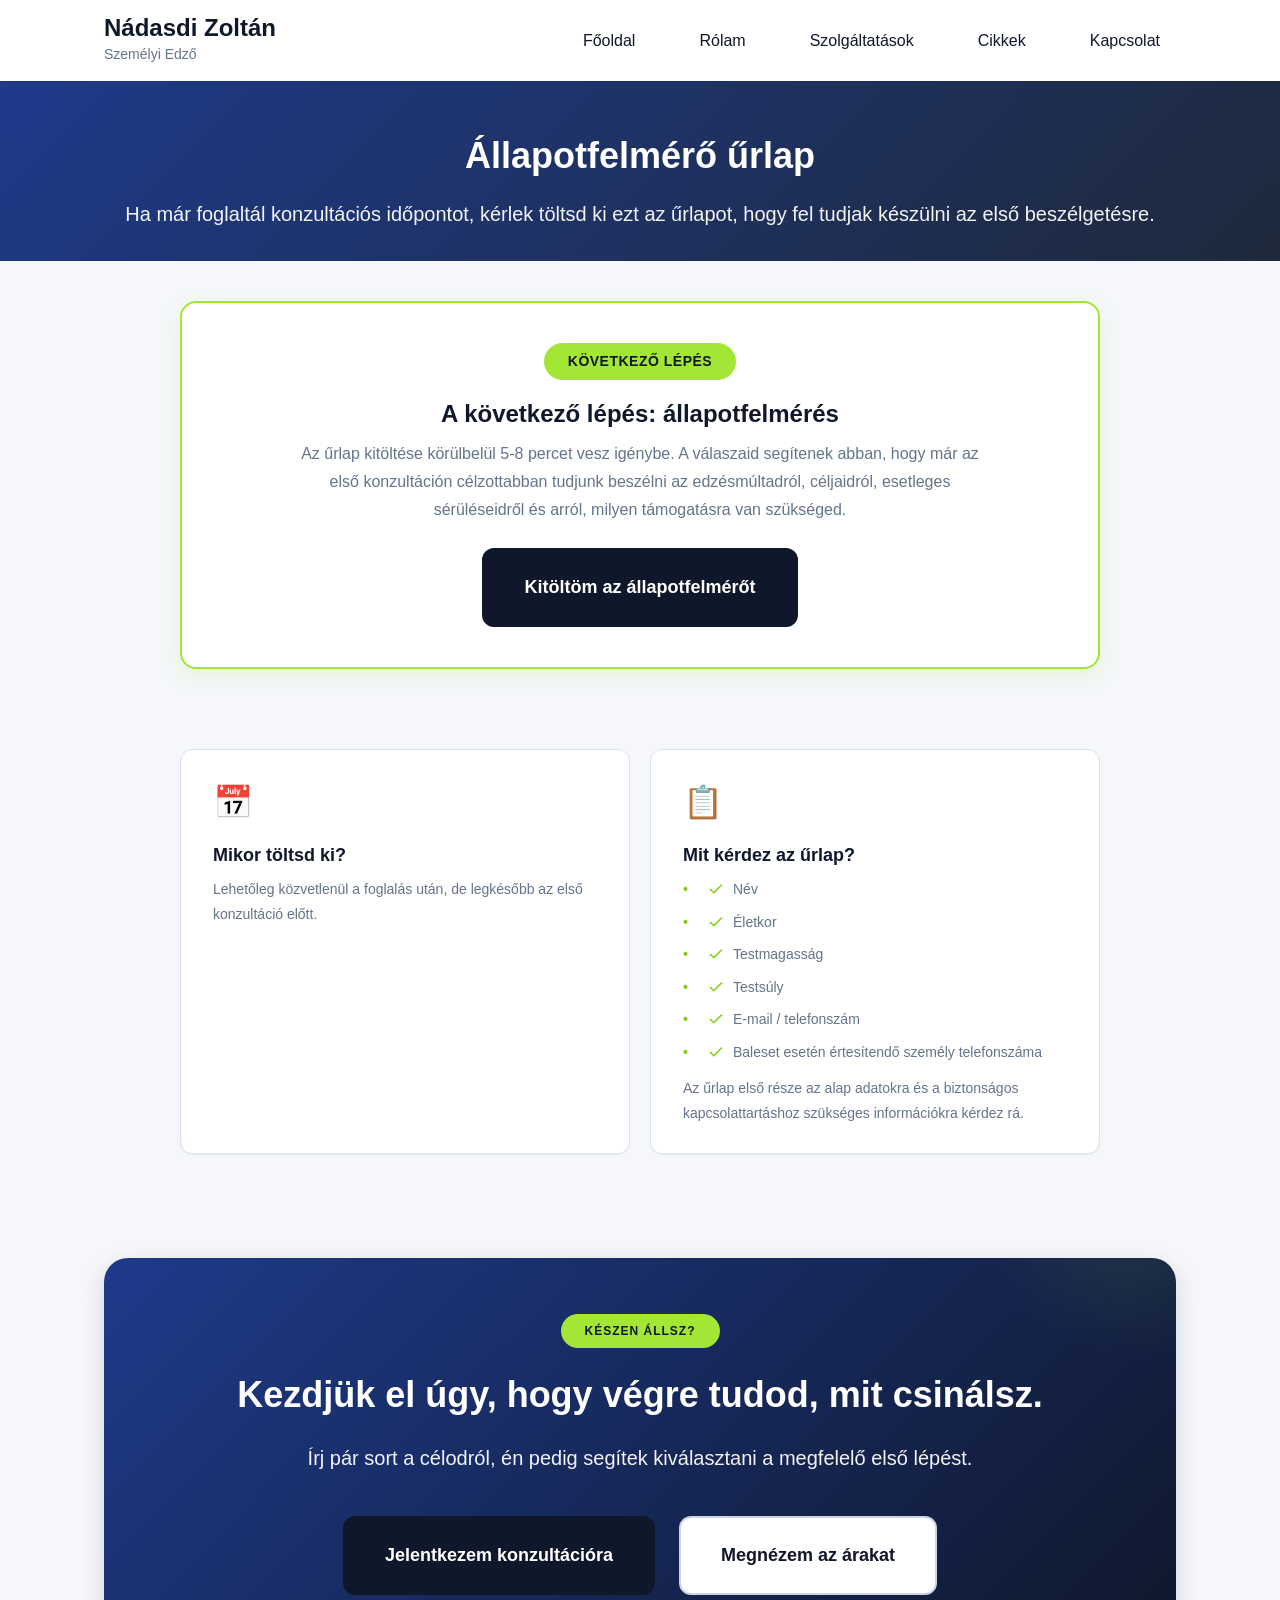
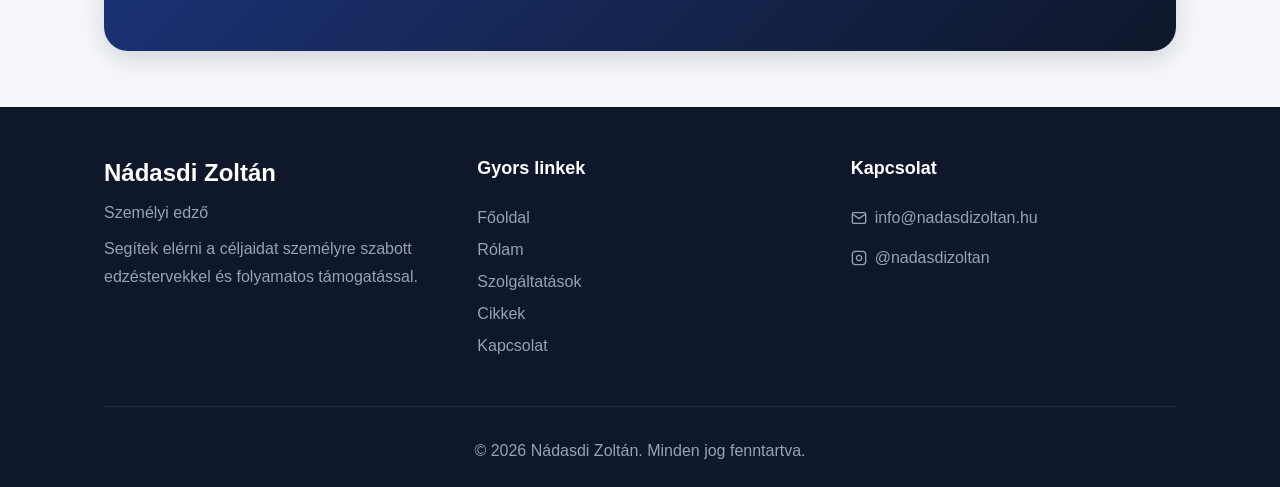
<file: allapotfelmeres.html>
<!DOCTYPE html>
<html lang="hu">
<head>
    <meta charset="UTF-8">
    <meta name="viewport" content="width=device-width, initial-scale=1.0">
    <meta name="description" content="Állapotfelmérő űrlap - Nádasdi Zoltán személyi edző">
    <title>Állapotfelmérő űrlap - Nádasdi Zoltán</title>
    <link rel="stylesheet" href="css/style.css?v=5.0">
</head>
<body>
    <!-- Header és Navigáció -->
    <header class="header">
        <div class="container">
            <nav class="nav">
                <div class="nav-brand">
                    <h1 class="logo">Nádasdi Zoltán</h1>
                    <p class="logo-subtitle">Személyi Edző</p>
                </div>
                
                <button class="nav-toggle" id="navToggle" aria-label="Menü megnyitása">
                    <span></span>
                    <span></span>
                    <span></span>
                </button>
                
                <ul class="nav-menu" id="navMenu">
                    <li><a href="index.html" class="nav-link">Főoldal</a></li>
                    <li><a href="rolam.html" class="nav-link">Rólam</a></li>
                    <li><a href="szolgaltatasok.html" class="nav-link">Szolgáltatások</a></li>
                    <li><a href="cikkek.html" class="nav-link">Cikkek</a></li>
                    <li><a href="kapcsolat.html" class="nav-link">Kapcsolat</a></li>
                </ul>
            </nav>
        </div>
    </header>

    <!-- Page Hero -->
    <section class="page-hero compact" style="padding-bottom: 2rem;">
        <div class="container">
            <h1 class="page-title">Állapotfelmérő űrlap</h1>
            <p class="page-subtitle">Ha már foglaltál konzultációs időpontot, kérlek töltsd ki ezt az űrlapot, hogy fel tudjak készülni az első beszélgetésre.</p>
        </div>
    </section>

    <!-- Fő tartalmi panel -->
    <section class="section" style="padding-top: 2.5rem; padding-bottom: 2.5rem;">
        <div class="container">
            <div class="assessment-panel">
                <span class="badge badge-light">Következő lépés</span>
                <h2 class="assessment-title">A következő lépés: állapotfelmérés</h2>
                <p class="assessment-text">Az űrlap kitöltése körülbelül 5-8 percet vesz igénybe. A válaszaid segítenek abban, hogy már az első konzultáción célzottabban tudjunk beszélni az edzésmúltadról, céljaidról, esetleges sérüléseidről és arról, milyen támogatásra van szükséged.</p>
                
                <a href="https://docs.google.com/forms/d/e/1FAIpQLSevt3dKTrg8oKmsezrwIc3HMYbInIoEhc3uf1CdNLmJtF6qsw/viewform?usp=header" target="_blank" rel="noopener noreferrer" class="btn btn-primary btn-large">
                    Kitöltöm az állapotfelmérőt
                </a>
            </div>
        </div>
    </section>

    <!-- Információs blokkok -->
    <section class="section" style="padding-top: 2.5rem; padding-bottom: 3rem;">
        <div class="container">
            <div class="info-panels-grid">
                <!-- Mikor töltsd ki? -->
                <div class="info-panel">
                    <div class="info-panel-icon">📅</div>
                    <h3 class="info-panel-title">Mikor töltsd ki?</h3>
                    <p class="info-panel-text">Lehetőleg közvetlenül a foglalás után, de legkésőbb az első konzultáció előtt.</p>
                </div>

                <!-- Mit kérdez az űrlap? -->
                <div class="info-panel">
                    <div class="info-panel-icon">📋</div>
                    <h3 class="info-panel-title">Mit kérdez az űrlap?</h3>
                    <ul class="info-panel-list">
                        <li>
                            <svg class="icon" width="18" height="18" viewBox="0 0 24 24" fill="none" stroke="currentColor" stroke-width="2">
                                <polyline points="20 6 9 17 4 12"></polyline>
                            </svg>
                            <span>Név</span>
                        </li>
                        <li>
                            <svg class="icon" width="18" height="18" viewBox="0 0 24 24" fill="none" stroke="currentColor" stroke-width="2">
                                <polyline points="20 6 9 17 4 12"></polyline>
                            </svg>
                            <span>Életkor</span>
                        </li>
                        <li>
                            <svg class="icon" width="18" height="18" viewBox="0 0 24 24" fill="none" stroke="currentColor" stroke-width="2">
                                <polyline points="20 6 9 17 4 12"></polyline>
                            </svg>
                            <span>Testmagasság</span>
                        </li>
                        <li>
                            <svg class="icon" width="18" height="18" viewBox="0 0 24 24" fill="none" stroke="currentColor" stroke-width="2">
                                <polyline points="20 6 9 17 4 12"></polyline>
                            </svg>
                            <span>Testsúly</span>
                        </li>
                        <li>
                            <svg class="icon" width="18" height="18" viewBox="0 0 24 24" fill="none" stroke="currentColor" stroke-width="2">
                                <polyline points="20 6 9 17 4 12"></polyline>
                            </svg>
                            <span>E-mail / telefonszám</span>
                        </li>
                        <li>
                            <svg class="icon" width="18" height="18" viewBox="0 0 24 24" fill="none" stroke="currentColor" stroke-width="2">
                                <polyline points="20 6 9 17 4 12"></polyline>
                            </svg>
                            <span>Baleset esetén értesítendő személy telefonszáma</span>
                        </li>
                    </ul>
                    <p class="info-panel-text" style="margin-top: 12px; font-size: 0.875rem; color: var(--color-text-light);">Az űrlap első része az alap adatokra és a biztonságos kapcsolattartáshoz szükséges információkra kérdez rá.</p>
                </div>
            </div>
        </div>
    </section>

    <!-- CTA panel -->
    <section class="section cta-panel-section" style="padding-top: 3.5rem; padding-bottom: 3.5rem;">
        <div class="container">
            <div class="cta-panel">
                <span class="cta-panel-badge">KÉSZEN ÁLLSZ?</span>
                <h2 class="cta-panel-title">Kezdjük el úgy, hogy végre tudod, mit csinálsz.</h2>
                <p class="cta-panel-text">Írj pár sort a célodról, én pedig segítek kiválasztani a megfelelő első lépést.</p>
                <div class="cta-panel-buttons">
                    <a href="kapcsolat.html" class="btn btn-primary btn-large">Jelentkezem konzultációra</a>
                    <a href="szolgaltatasok.html#arak" class="btn btn-secondary btn-large">Megnézem az árakat</a>
                </div>
            </div>
        </div>
    </section>

    <!-- Footer -->
    <footer class="footer">
        <div class="container">
            <div class="footer-grid">
                <div class="footer-col">
                    <h3 class="footer-title">Nádasdi Zoltán</h3>
                    <p class="footer-text">Személyi edző</p>
                    <p class="footer-text">Segítek elérni a céljaidat személyre szabott edzéstervekkel és folyamatos támogatással.</p>
                </div>
                <div class="footer-col">
                    <h4 class="footer-heading">Gyors linkek</h4>
                    <ul class="footer-links">
                        <li><a href="index.html">Főoldal</a></li>
                        <li><a href="rolam.html">Rólam</a></li>
                        <li><a href="szolgaltatasok.html">Szolgáltatások</a></li>
                        <li><a href="cikkek.html">Cikkek</a></li>
                        <li><a href="kapcsolat.html">Kapcsolat</a></li>
                    </ul>
                </div>
                <div class="footer-col">
                    <h4 class="footer-heading">Kapcsolat</h4>
                    <ul class="footer-contact">
                        <li>
                            <svg class="icon" width="16" height="16" viewBox="0 0 24 24" fill="none" stroke="currentColor" stroke-width="2">
                                <path d="M4 4h16c1.1 0 2 .9 2 2v12c0 1.1-.9 2-2 2H4c-1.1 0-2-.9-2-2V6c0-1.1.9-2 2-2z"></path>
                                <polyline points="22,6 12,13 2,6"></polyline>
                            </svg>
                            <a href="mailto:info@nadasdizoltan.hu">info@nadasdizoltan.hu</a>
                        </li>
                        <li>
                            <svg class="icon" width="16" height="16" viewBox="0 0 24 24" fill="none" stroke="currentColor" stroke-width="2">
                                <rect x="2" y="2" width="20" height="20" rx="5" ry="5"></rect>
                                <path d="M16 11.37A4 4 0 1 1 12.63 8 4 4 0 0 1 16 11.37z"></path>
                                <line x1="17.5" y1="6.5" x2="17.51" y2="6.5"></line>
                            </svg>
                            <a href="https://instagram.com/nadasdizoltan" target="_blank">@nadasdizoltan</a>
                        </li>
                    </ul>
                </div>
            </div>
            <div class="footer-bottom">
                <p>&copy; 2026 Nádasdi Zoltán. Minden jog fenntartva.</p>
            </div>
        </div>
    </footer>

    <script src="js/main.js"></script>
</body>
</html>
</file>
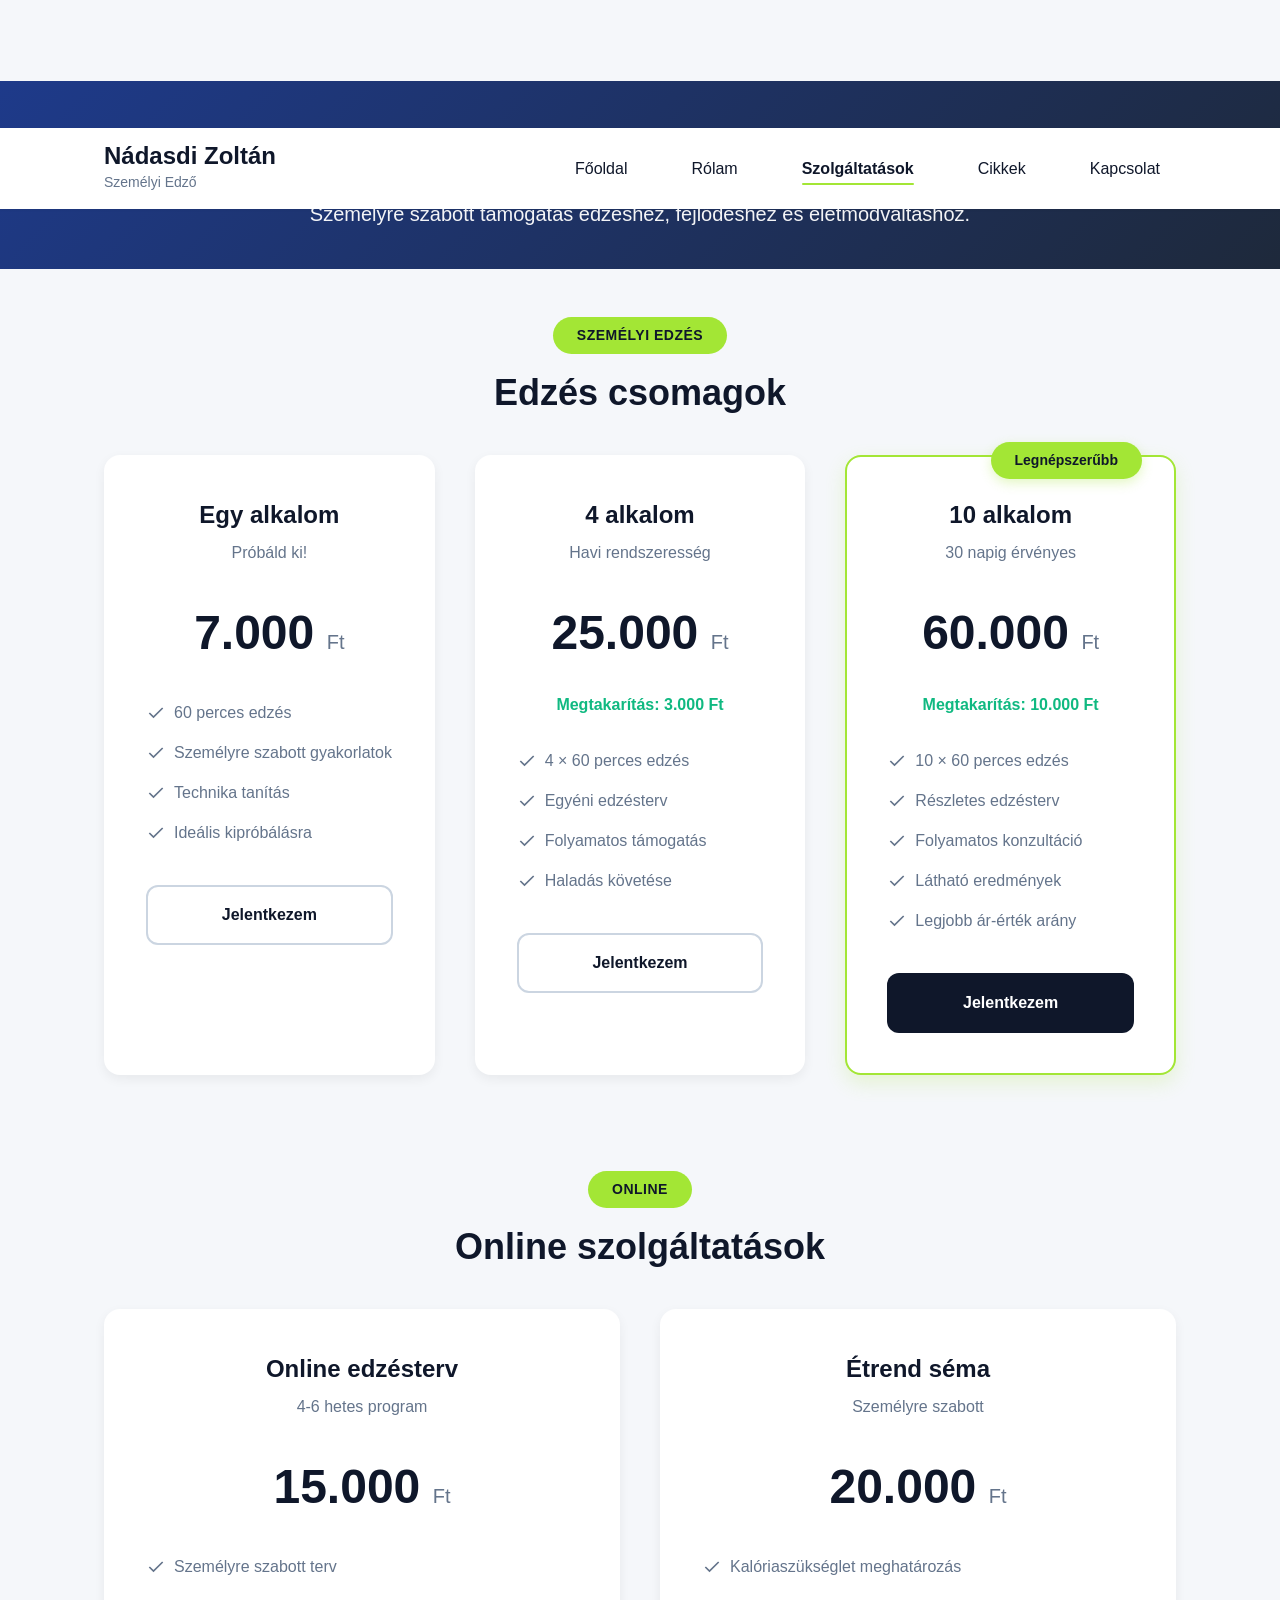
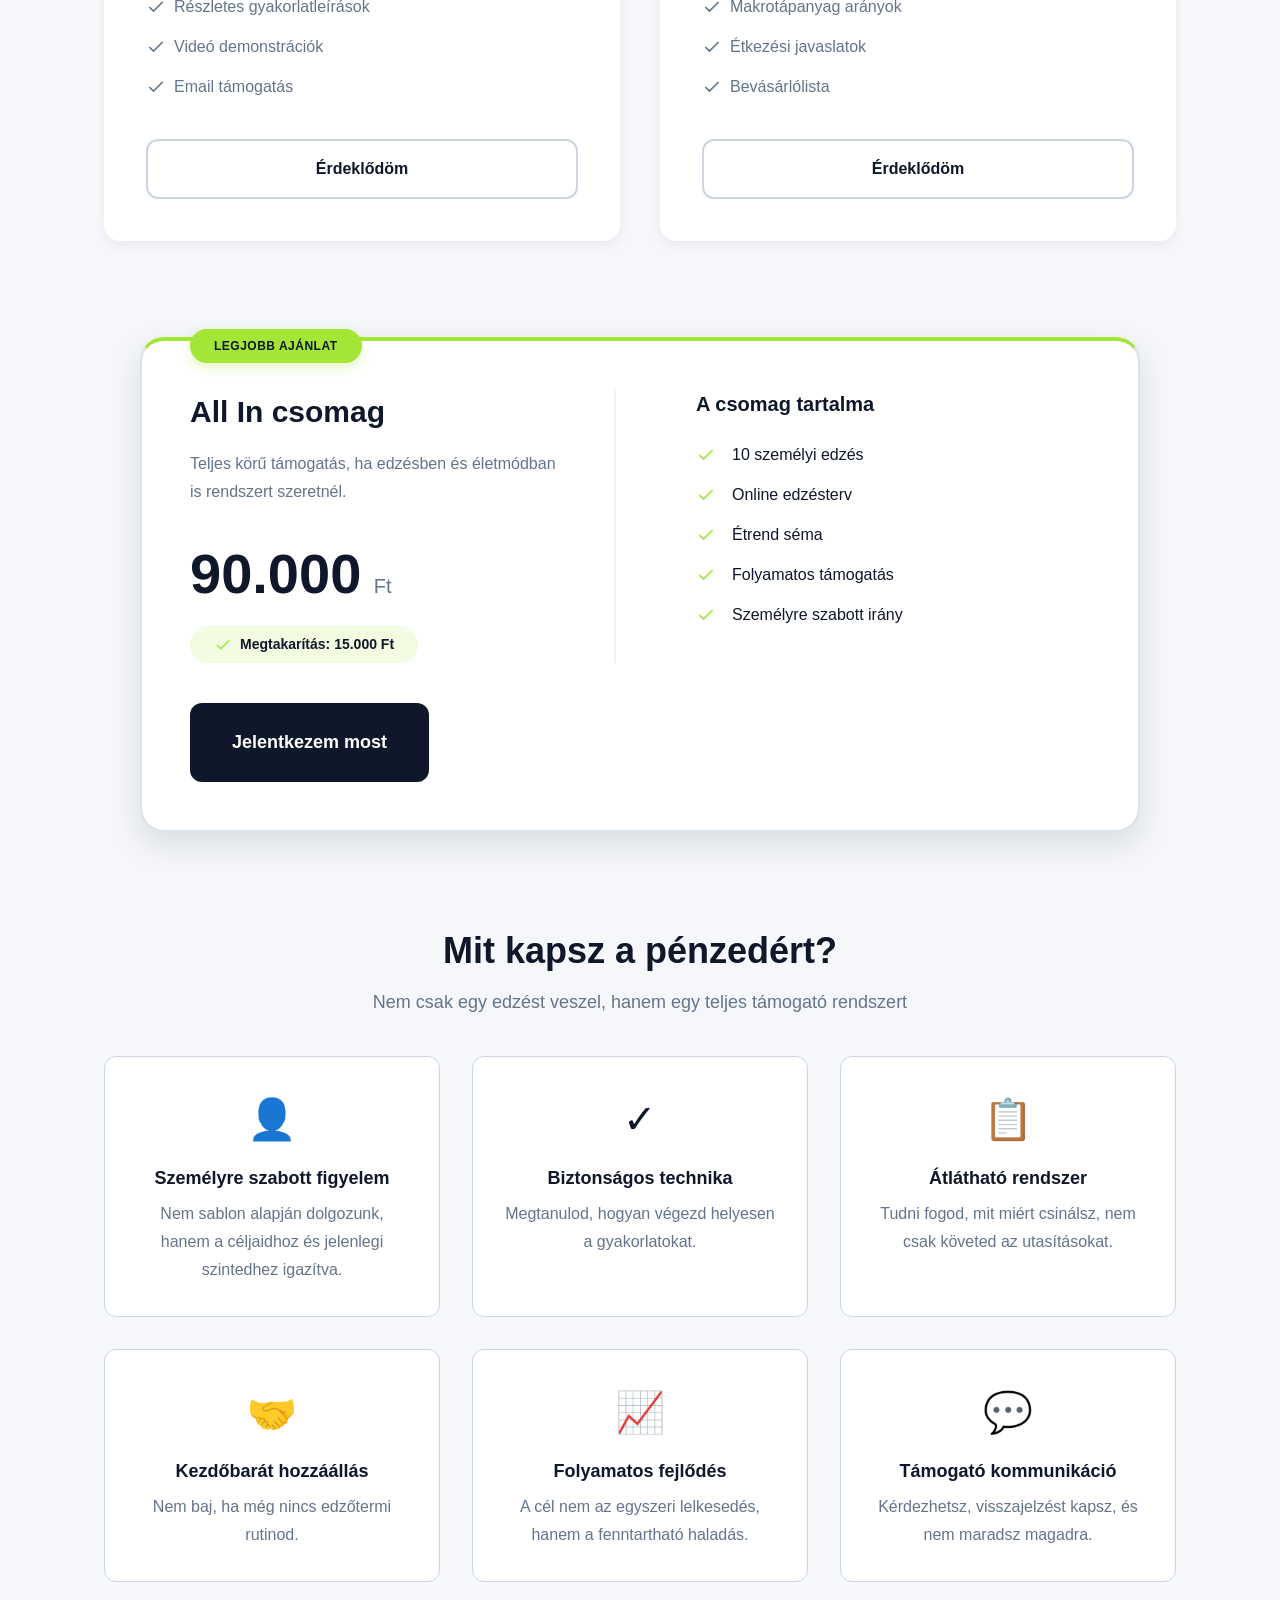
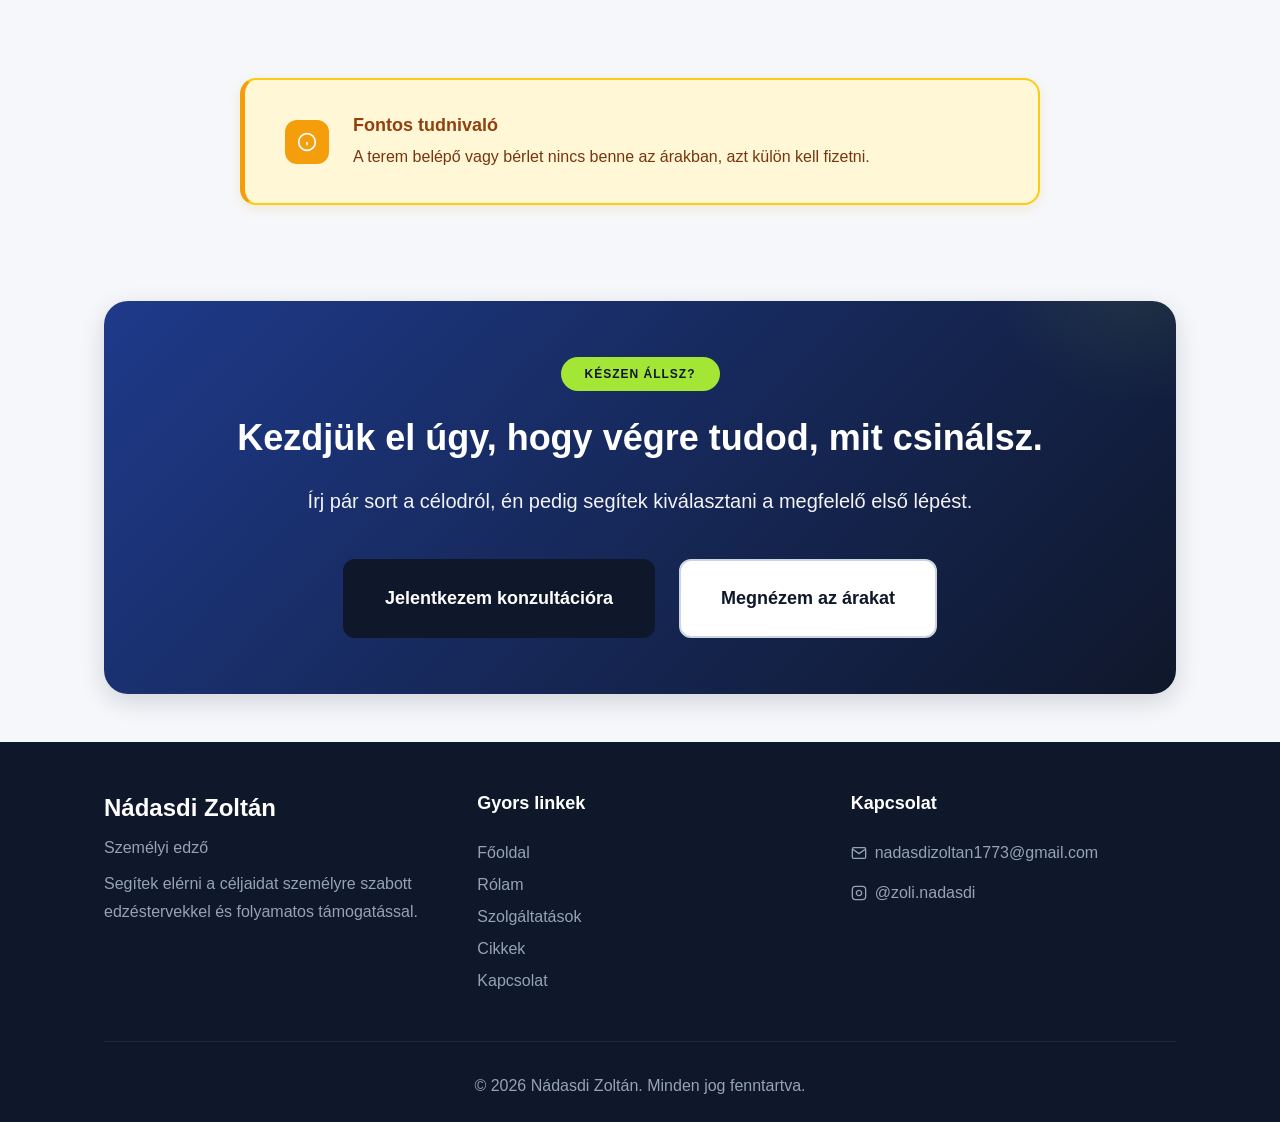
<file: arak.html>
<!DOCTYPE html>
<html lang="hu">
<head>
    <meta charset="UTF-8">
    <meta name="viewport" content="width=device-width, initial-scale=1.0">
    <meta http-equiv="refresh" content="0; url=szolgaltatasok.html#arak">
    <meta name="description" content="Az árak a Szolgáltatások oldalon találhatók.">
    <title>Átirányítás - Nádasdi Zoltán</title>
    <link rel="stylesheet" href="css/style.css">
    <style>
        .redirect-page {
            min-height: 100vh;
            display: flex;
            align-items: center;
            justify-content: center;
            background: linear-gradient(135deg, #1e3a8a 0%, #2c5f8d 100%);
            color: white;
            text-align: center;
            padding: 2rem;
        }
        .redirect-content {
            max-width: 600px;
        }
        .redirect-icon {
            font-size: 4rem;
            margin-bottom: 1.5rem;
            animation: spin 2s linear infinite;
        }
        @keyframes spin {
            0% { transform: rotate(0deg); }
            100% { transform: rotate(360deg); }
        }
        .redirect-title {
            font-size: 2rem;
            font-weight: bold;
            margin-bottom: 1rem;
        }
        .redirect-text {
            font-size: 1.125rem;
            margin-bottom: 2rem;
            opacity: 0.9;
        }
        .redirect-button {
            display: inline-block;
            padding: 1rem 2rem;
            background: white;
            color: #1e3a8a;
            text-decoration: none;
            border-radius: 0.5rem;
            font-weight: 600;
            transition: transform 0.2s;
        }
        .redirect-button:hover {
            transform: translateY(-2px);
        }
    </style>
</head>
<body>
    <div class="redirect-page">
        <div class="redirect-content">
            <div class="redirect-icon">⟳</div>
            <h1 class="redirect-title">Átirányítás...</h1>
            <p class="redirect-text">Az árak mostantól a Szolgáltatások oldalon találhatók. Automatikusan átirányítunk...</p>
            <a href="szolgaltatasok.html#arak" class="redirect-button">Tovább a Szolgáltatásokhoz</a>
        </div>
    </div>
    
    <script>
        // Automatikus átirányítás 1 másodperc után
        setTimeout(function() {
            window.location.href = 'szolgaltatasok.html#arak';
        }, 1000);
    </script>
</body>
</html>
</file>
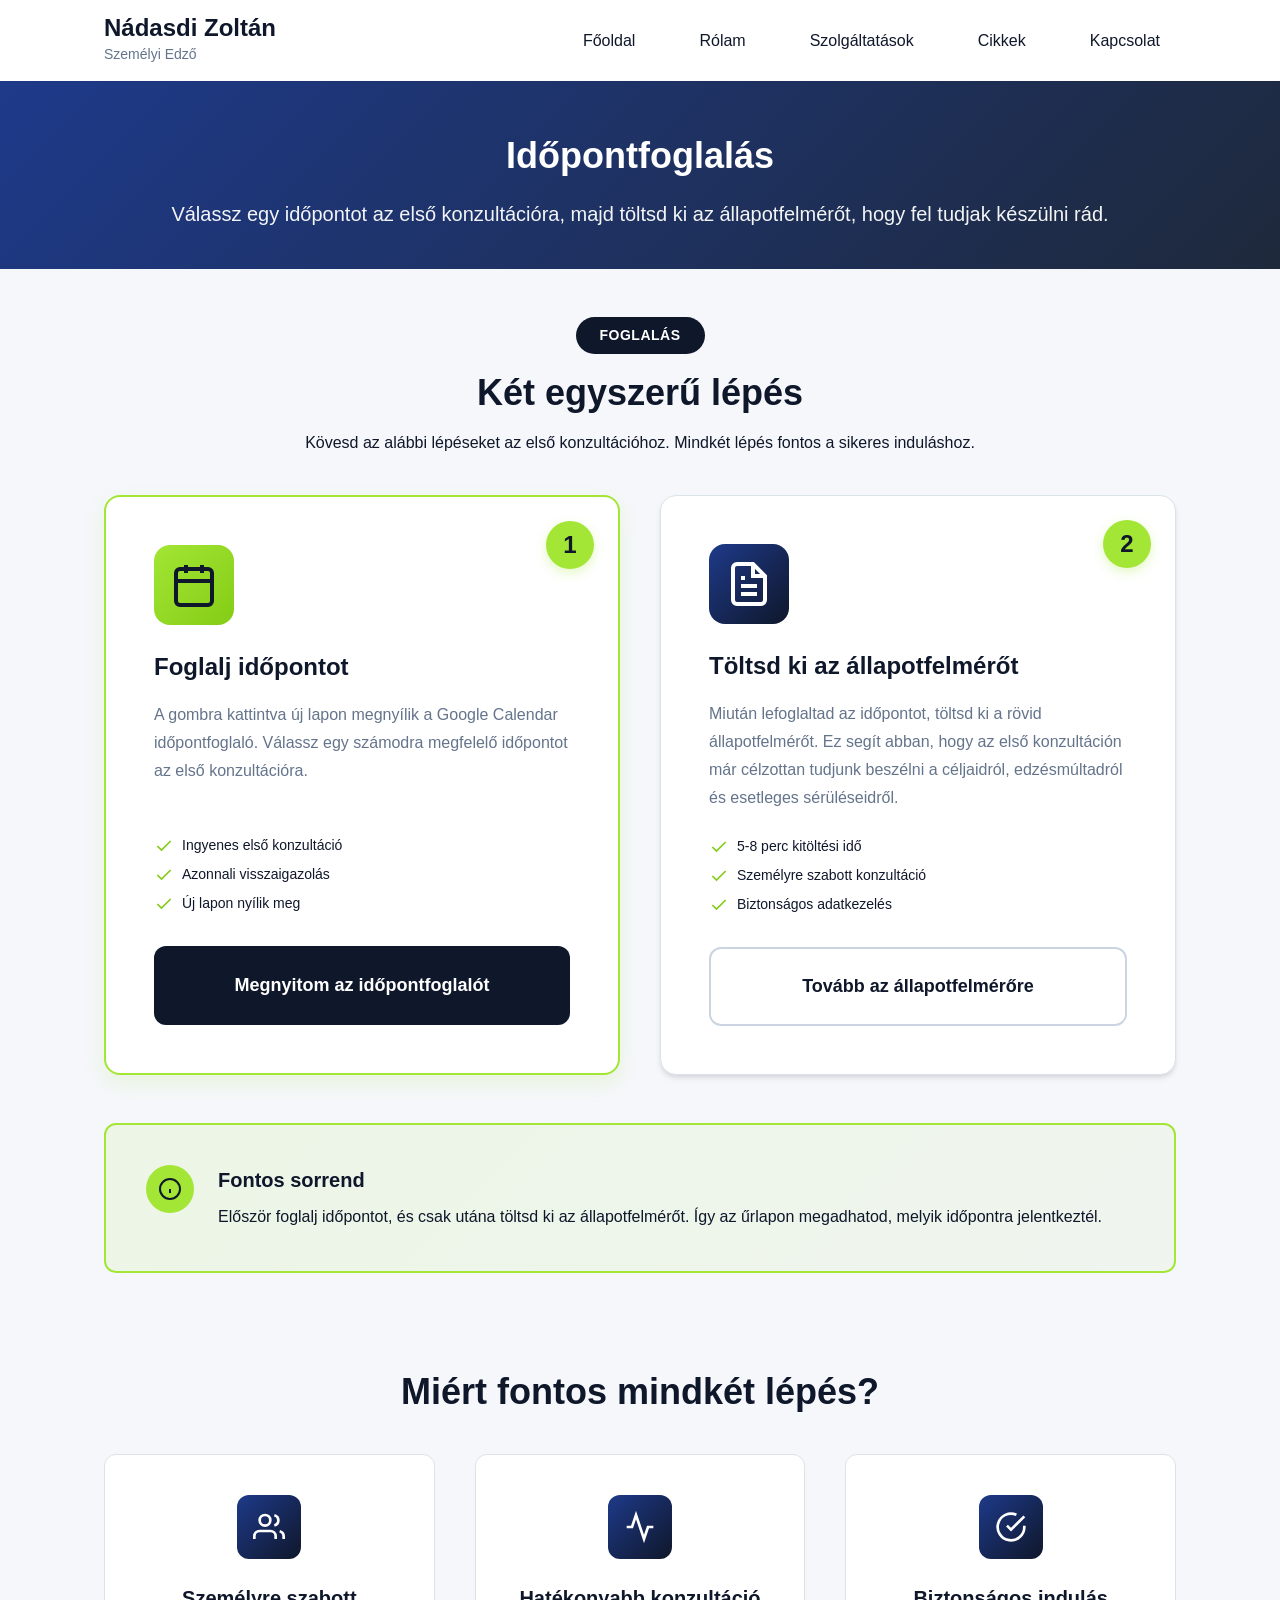
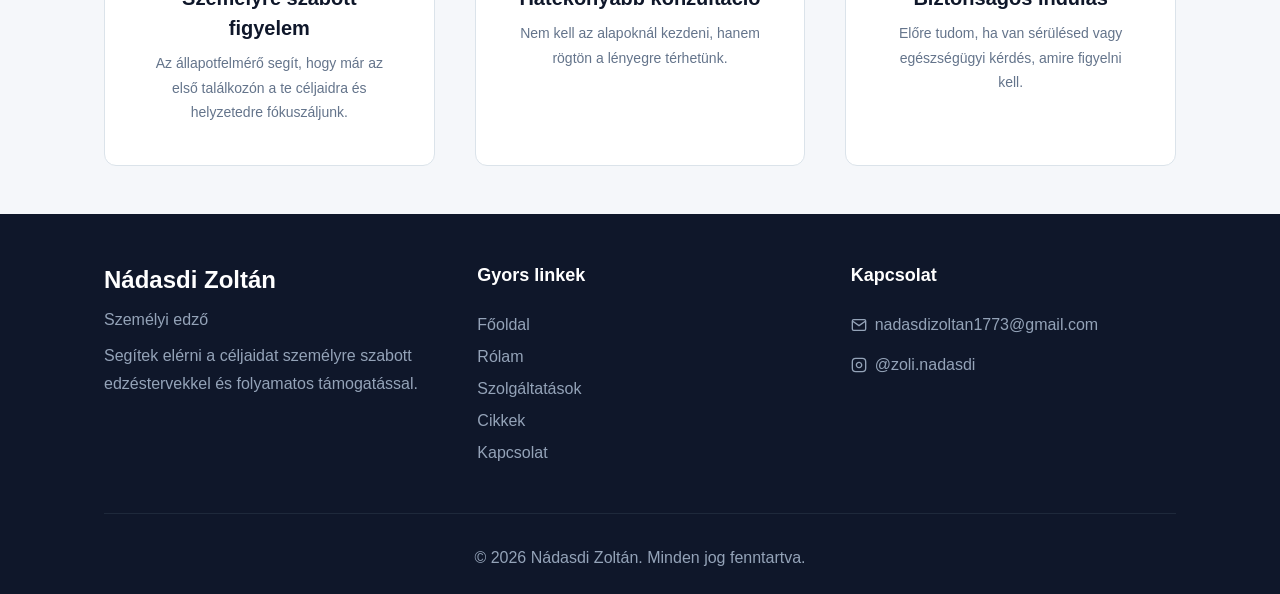
<file: foglalas.html>
<!DOCTYPE html>
<html lang="hu">
<head>
    <meta charset="UTF-8">
    <meta name="viewport" content="width=device-width, initial-scale=1.0">
    <meta name="description" content="Foglalj időpontot Nádasdi Zoltánnal - Két egyszerű lépés az első konzultációhoz.">
    <title>Időpontfoglalás - Nádasdi Zoltán</title>
    <link rel="stylesheet" href="css/style.css">
</head>
<body>
    <!-- Header és Navigáció -->
    <header class="header">
        <div class="container">
            <nav class="nav">
                <div class="nav-brand">
                    <h1 class="logo">Nádasdi Zoltán</h1>
                    <p class="logo-subtitle">Személyi Edző</p>
                </div>
                
                <button class="nav-toggle" id="navToggle" aria-label="Menü megnyitása">
                    <span></span>
                    <span></span>
                    <span></span>
                </button>
                
                <ul class="nav-menu" id="navMenu">
                    <li><a href="index.html" class="nav-link">Főoldal</a></li>
                    <li><a href="rolam.html" class="nav-link">Rólam</a></li>
                    <li><a href="szolgaltatasok.html" class="nav-link">Szolgáltatások</a></li>
                    <li><a href="cikkek.html" class="nav-link">Cikkek</a></li>
                    <li><a href="kapcsolat.html" class="nav-link">Kapcsolat</a></li>
                </ul>
            </nav>
        </div>
    </header>

    <!-- Page Hero -->
    <section class="page-hero">
        <div class="container">
            <h1 class="page-title">Időpontfoglalás</h1>
            <p class="page-subtitle">Válassz egy időpontot az első konzultációra, majd töltsd ki az állapotfelmérőt, hogy fel tudjak készülni rád.</p>
        </div>
    </section>

    <!-- Foglalási folyamat -->
    <section class="section compact booking-flow-section">
        <div class="container">
            <div class="section-header compact centered">
                <span class="badge">FOGLALÁS</span>
                <h2 class="section-title">Két egyszerű lépés</h2>
                <p>Kövesd az alábbi lépéseket az első konzultációhoz. Mindkét lépés fontos a sikeres induláshoz.</p>
            </div>

            <div class="booking-flow-grid">
                <!-- 1. lépés: Időpont foglalás -->
                <div class="booking-flow-card primary">
                    <div class="booking-flow-number">1</div>
                    <div class="booking-flow-icon">
                        <svg width="48" height="48" viewBox="0 0 24 24" fill="none" stroke="currentColor" stroke-width="2">
                            <rect x="3" y="4" width="18" height="18" rx="2" ry="2"></rect>
                            <line x1="16" y1="2" x2="16" y2="6"></line>
                            <line x1="8" y1="2" x2="8" y2="6"></line>
                            <line x1="3" y1="10" x2="21" y2="10"></line>
                        </svg>
                    </div>
                    <h3 class="booking-flow-title">Foglalj időpontot</h3>
                    <p class="booking-flow-text">A gombra kattintva új lapon megnyílik a Google Calendar időpontfoglaló. Válassz egy számodra megfelelő időpontot az első konzultációra.</p>
                    <ul class="booking-flow-features">
                        <li>
                            <svg class="icon-check" width="20" height="20" viewBox="0 0 24 24" fill="none" stroke="currentColor" stroke-width="2">
                                <polyline points="20 6 9 17 4 12"></polyline>
                            </svg>
                            Ingyenes első konzultáció
                        </li>
                        <li>
                            <svg class="icon-check" width="20" height="20" viewBox="0 0 24 24" fill="none" stroke="currentColor" stroke-width="2">
                                <polyline points="20 6 9 17 4 12"></polyline>
                            </svg>
                            Azonnali visszaigazolás
                        </li>
                        <li>
                            <svg class="icon-check" width="20" height="20" viewBox="0 0 24 24" fill="none" stroke="currentColor" stroke-width="2">
                                <polyline points="20 6 9 17 4 12"></polyline>
                            </svg>
                            Új lapon nyílik meg
                        </li>
                    </ul>
                    <!-- TODO: cseréld ki a valódi Google Calendar booking linkre -->
                    <a href="https://calendar.app.google/37BEUibsdtbyCGGm7"
                       target="_blank"
                       rel="noopener noreferrer"
                       class="btn btn-primary btn-large btn-full">
                        Megnyitom az időpontfoglalót
                    </a>
                </div>

                <!-- 2. lépés: Állapotfelmérő -->
                <div class="booking-flow-card">
                    <div class="booking-flow-number">2</div>
                    <div class="booking-flow-icon">
                        <svg width="48" height="48" viewBox="0 0 24 24" fill="none" stroke="currentColor" stroke-width="2">
                            <path d="M14 2H6a2 2 0 0 0-2 2v16a2 2 0 0 0 2 2h12a2 2 0 0 0 2-2V8z"></path>
                            <polyline points="14 2 14 8 20 8"></polyline>
                            <line x1="16" y1="13" x2="8" y2="13"></line>
                            <line x1="16" y1="17" x2="8" y2="17"></line>
                            <polyline points="10 9 9 9 8 9"></polyline>
                        </svg>
                    </div>
                    <h3 class="booking-flow-title">Töltsd ki az állapotfelmérőt</h3>
                    <p class="booking-flow-text">Miután lefoglaltad az időpontot, töltsd ki a rövid állapotfelmérőt. Ez segít abban, hogy az első konzultáción már célzottan tudjunk beszélni a céljaidról, edzésmúltadról és esetleges sérüléseidről.</p>
                    <ul class="booking-flow-features">
                        <li>
                            <svg class="icon-check" width="20" height="20" viewBox="0 0 24 24" fill="none" stroke="currentColor" stroke-width="2">
                                <polyline points="20 6 9 17 4 12"></polyline>
                            </svg>
                            5-8 perc kitöltési idő
                        </li>
                        <li>
                            <svg class="icon-check" width="20" height="20" viewBox="0 0 24 24" fill="none" stroke="currentColor" stroke-width="2">
                                <polyline points="20 6 9 17 4 12"></polyline>
                            </svg>
                            Személyre szabott konzultáció
                        </li>
                        <li>
                            <svg class="icon-check" width="20" height="20" viewBox="0 0 24 24" fill="none" stroke="currentColor" stroke-width="2">
                                <polyline points="20 6 9 17 4 12"></polyline>
                            </svg>
                            Biztonságos adatkezelés
                        </li>
                    </ul>
                    <a href="allapotfelmeres.html" class="btn btn-secondary btn-large btn-full">
                        Tovább az állapotfelmérőre
                    </a>
                </div>
            </div>

            <!-- Instrukciós box -->
            <div class="booking-instruction">
                <div class="booking-instruction-icon">
                    <svg width="24" height="24" viewBox="0 0 24 24" fill="none" stroke="currentColor" stroke-width="2">
                        <circle cx="12" cy="12" r="10"></circle>
                        <line x1="12" y1="16" x2="12" y2="12"></line>
                        <line x1="12" y1="8" x2="12.01" y2="8"></line>
                    </svg>
                </div>
                <div class="booking-instruction-content">
                    <h3 class="booking-instruction-title">Fontos sorrend</h3>
                    <p class="booking-instruction-text">Először foglalj időpontot, és csak utána töltsd ki az állapotfelmérőt. Így az űrlapon megadhatod, melyik időpontra jelentkeztél.</p>
                </div>
            </div>
        </div>
    </section>

    <!-- Miért fontos mindkét lépés? -->
    <section class="section compact why-both-section">
        <div class="container">
            <div class="section-header compact centered">
                <h2 class="section-title">Miért fontos mindkét lépés?</h2>
            </div>
            <div class="why-both-grid">
                <div class="why-both-card">
                    <div class="why-both-icon">
                        <svg width="32" height="32" viewBox="0 0 24 24" fill="none" stroke="currentColor" stroke-width="2">
                            <path d="M17 21v-2a4 4 0 0 0-4-4H5a4 4 0 0 0-4 4v2"></path>
                            <circle cx="9" cy="7" r="4"></circle>
                            <path d="M23 21v-2a4 4 0 0 0-3-3.87"></path>
                            <path d="M16 3.13a4 4 0 0 1 0 7.75"></path>
                        </svg>
                    </div>
                    <h3>Személyre szabott figyelem</h3>
                    <p>Az állapotfelmérő segít, hogy már az első találkozón a te céljaidra és helyzetedre fókuszáljunk.</p>
                </div>

                <div class="why-both-card">
                    <div class="why-both-icon">
                        <svg width="32" height="32" viewBox="0 0 24 24" fill="none" stroke="currentColor" stroke-width="2">
                            <polyline points="22 12 18 12 15 21 9 3 6 12 2 12"></polyline>
                        </svg>
                    </div>
                    <h3>Hatékonyabb konzultáció</h3>
                    <p>Nem kell az alapoknál kezdeni, hanem rögtön a lényegre térhetünk.</p>
                </div>

                <div class="why-both-card">
                    <div class="why-both-icon">
                        <svg width="32" height="32" viewBox="0 0 24 24" fill="none" stroke="currentColor" stroke-width="2">
                            <path d="M22 11.08V12a10 10 0 1 1-5.93-9.14"></path>
                            <polyline points="22 4 12 14.01 9 11.01"></polyline>
                        </svg>
                    </div>
                    <h3>Biztonságos indulás</h3>
                    <p>Előre tudom, ha van sérülésed vagy egészségügyi kérdés, amire figyelni kell.</p>
                </div>
            </div>
        </div>
    </section>

    <!-- Footer -->
    <footer class="footer">
        <div class="container">
            <div class="footer-grid">
                <div class="footer-col">
                    <h3 class="footer-title">Nádasdi Zoltán</h3>
                    <p class="footer-text">Személyi edző</p>
                    <p class="footer-text">Segítek elérni a céljaidat személyre szabott edzéstervekkel és folyamatos támogatással.</p>
                </div>
                <div class="footer-col">
                    <h4 class="footer-heading">Gyors linkek</h4>
                    <ul class="footer-links">
                        <li><a href="index.html">Főoldal</a></li>
                        <li><a href="rolam.html">Rólam</a></li>
                        <li><a href="szolgaltatasok.html">Szolgáltatások</a></li>
                        <li><a href="cikkek.html">Cikkek</a></li>
                        <li><a href="kapcsolat.html">Kapcsolat</a></li>
                    </ul>
                </div>
                <div class="footer-col">
                    <h4 class="footer-heading">Kapcsolat</h4>
                    <ul class="footer-contact">
                        <li>
                            <svg class="icon" width="16" height="16" viewBox="0 0 24 24" fill="none" stroke="currentColor" stroke-width="2">
                                <path d="M4 4h16c1.1 0 2 .9 2 2v12c0 1.1-.9 2-2 2H4c-1.1 0-2-.9-2-2V6c0-1.1.9-2 2-2z"></path>
                                <polyline points="22,6 12,13 2,6"></polyline>
                            </svg>
                            <a href="mailto:nadasdizoltan1773@gmail.com">nadasdizoltan1773@gmail.com</a>
                        </li>
                        <li>
                            <svg class="icon" width="16" height="16" viewBox="0 0 24 24" fill="none" stroke="currentColor" stroke-width="2">
                                <rect x="2" y="2" width="20" height="20" rx="5" ry="5"></rect>
                                <path d="M16 11.37A4 4 0 1 1 12.63 8 4 4 0 0 1 16 11.37z"></path>
                                <line x1="17.5" y1="6.5" x2="17.51" y2="6.5"></line>
                            </svg>
                            <a href="https://instagram.com/zoli.nadasdi" target="_blank">@zoli.nadasdi</a>
                        </li>
                    </ul>
                </div>
            </div>
            <div class="footer-bottom">
                <p>&copy; 2026 Nádasdi Zoltán. Minden jog fenntartva.</p>
            </div>
        </div>
    </footer>

    <script src="js/main.js"></script>
</body>
</html>
</file>
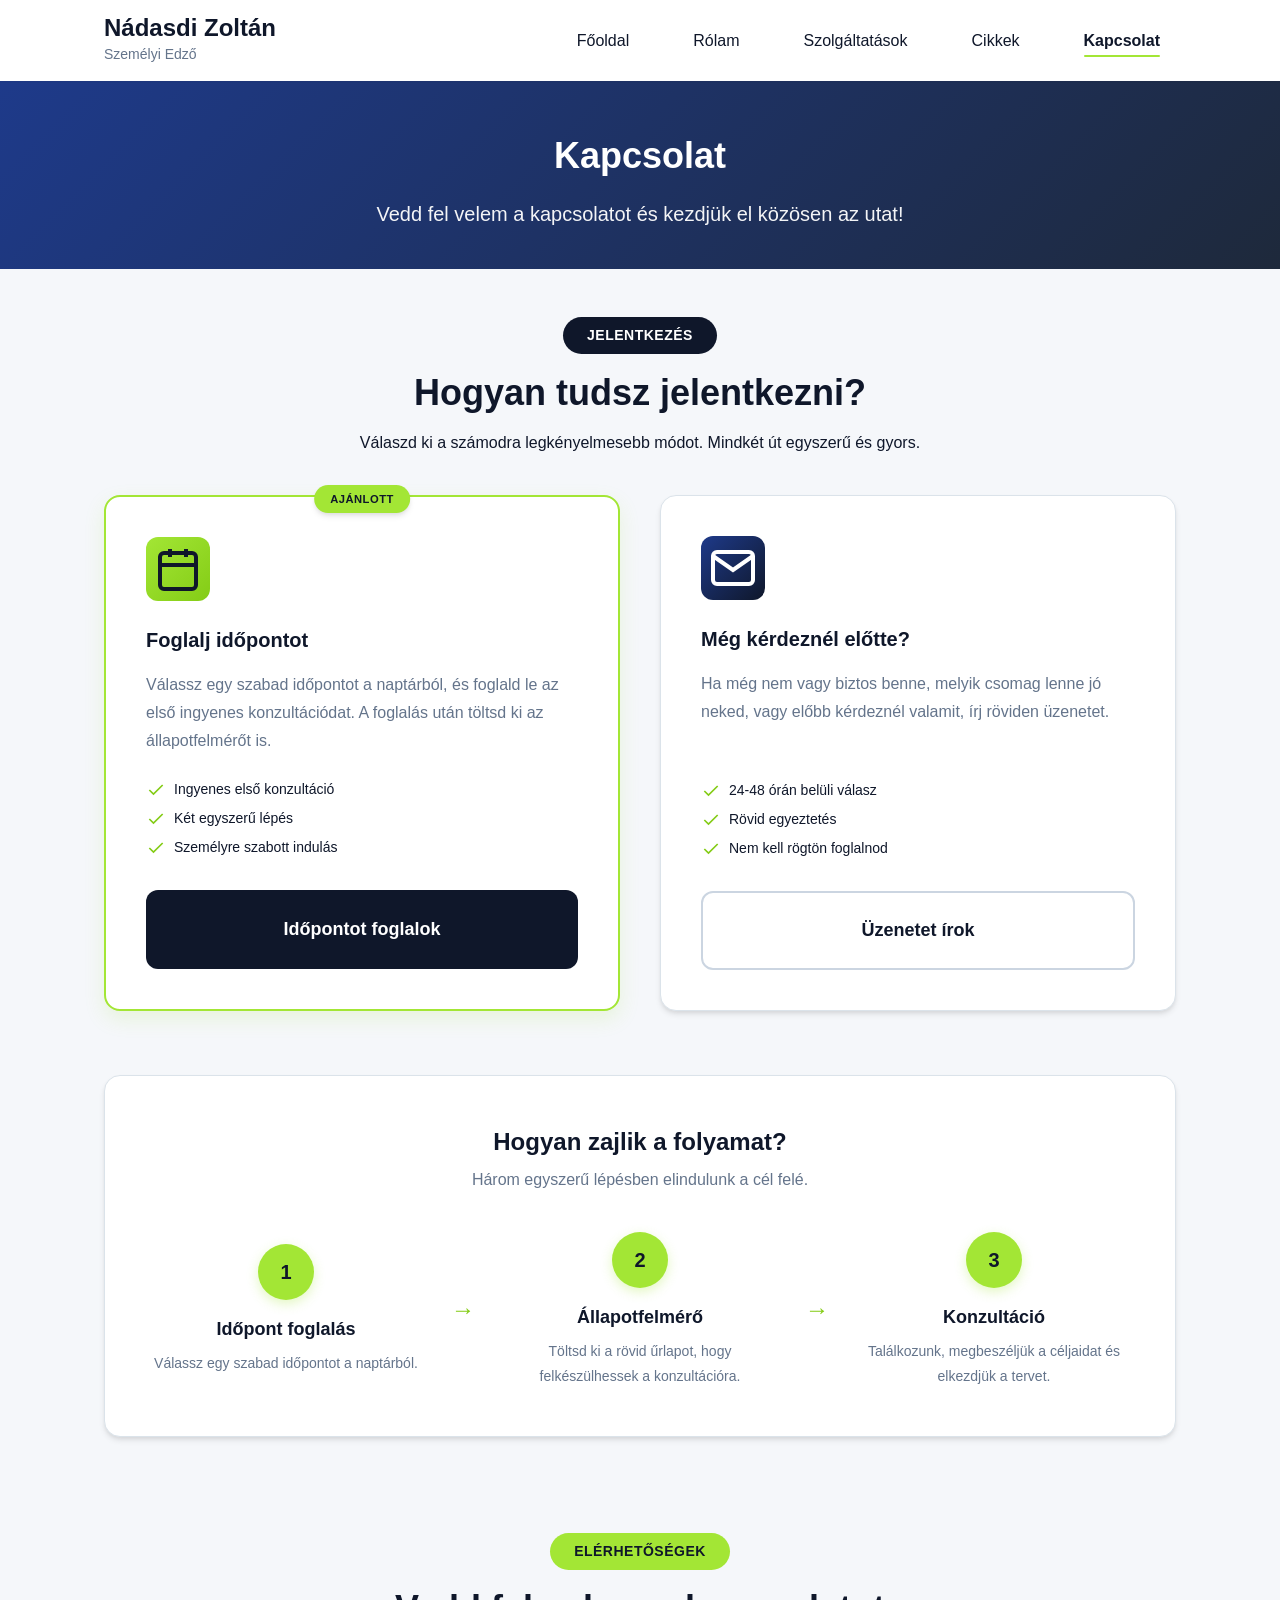
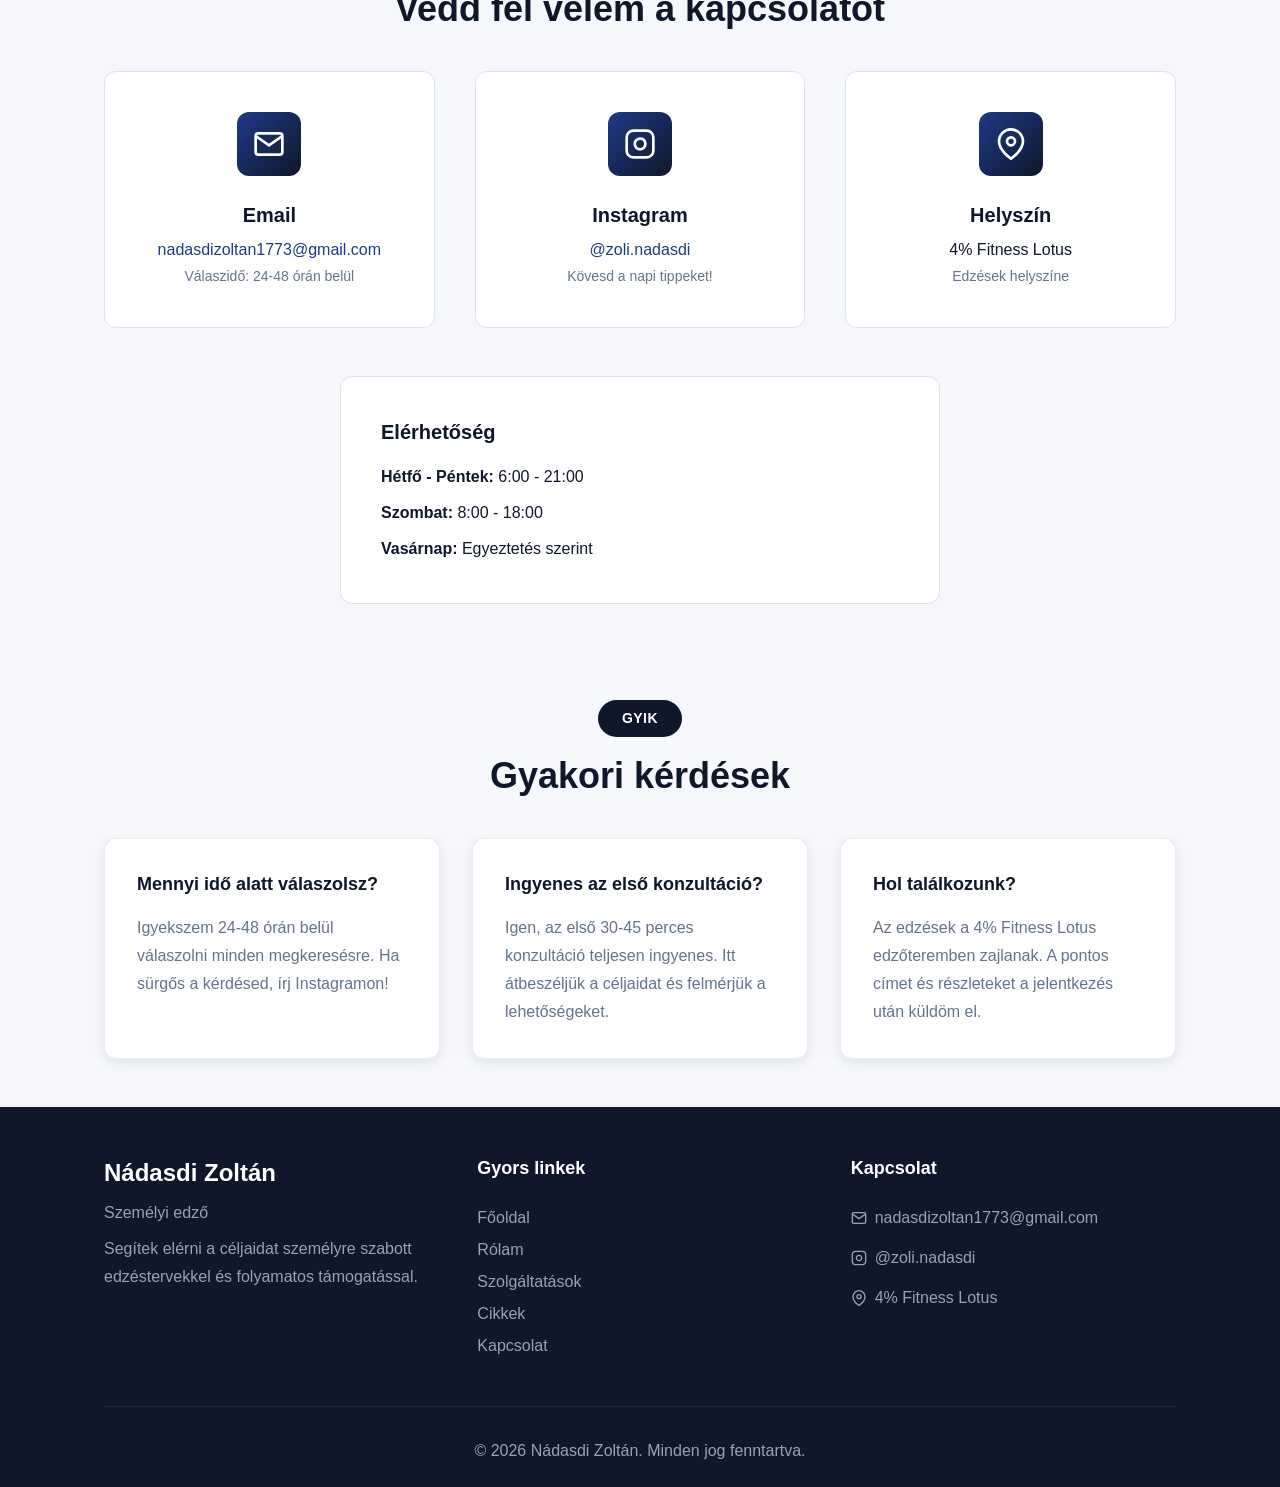
<file: kapcsolat.html>
<!DOCTYPE html>
<html lang="hu">
<head>
    <meta charset="UTF-8">
    <meta name="viewport" content="width=device-width, initial-scale=1.0">
    <meta name="description" content="Vedd fel a kapcsolatot Nádasdi Zoltánnal - Jelentkezz személyi edzésre vagy konzultációra.">
    <title>Kapcsolat - Nádasdi Zoltán</title>
    <link rel="stylesheet" href="css/style.css">
</head>
<body>
    <!-- Header és Navigáció -->
    <header class="header">
        <div class="container">
            <nav class="nav">
                <div class="nav-brand">
                    <h1 class="logo">Nádasdi Zoltán</h1>
                    <p class="logo-subtitle">Személyi Edző</p>
                </div>
                
                <button class="nav-toggle" id="navToggle" aria-label="Menü megnyitása">
                    <span></span>
                    <span></span>
                    <span></span>
                </button>
                
                <ul class="nav-menu" id="navMenu">
                    <li><a href="index.html" class="nav-link">Főoldal</a></li>
                    <li><a href="rolam.html" class="nav-link">Rólam</a></li>
                    <li><a href="szolgaltatasok.html" class="nav-link">Szolgáltatások</a></li>
                    <li><a href="cikkek.html" class="nav-link">Cikkek</a></li>
                    <li><a href="kapcsolat.html" class="nav-link active">Kapcsolat</a></li>
                </ul>
            </nav>
        </div>
    </header>

    <!-- Page Hero -->
    <section class="page-hero">
        <div class="container">
            <h1 class="page-title">Kapcsolat</h1>
            <p class="page-subtitle">Vedd fel velem a kapcsolatot és kezdjük el közösen az utat!</p>
        </div>
    </section>

    <!-- Hogyan tudsz jelentkezni szekció -->
    <section class="section compact booking-section">
        <div class="container">
            <div class="section-header compact centered">
                <span class="badge">JELENTKEZÉS</span>
                <h2 class="section-title">Hogyan tudsz jelentkezni?</h2>
                <p>Válaszd ki a számodra legkényelmesebb módot. Mindkét út egyszerű és gyors.</p>
            </div>

            <div class="booking-options">
                <!-- Időpont foglalás kártya -->
                <div class="booking-card primary">
                    <div class="booking-card-badge">AJÁNLOTT</div>
                    <div class="booking-card-icon">
                        <svg width="48" height="48" viewBox="0 0 24 24" fill="none" stroke="currentColor" stroke-width="2">
                            <rect x="3" y="4" width="18" height="18" rx="2" ry="2"></rect>
                            <line x1="16" y1="2" x2="16" y2="6"></line>
                            <line x1="8" y1="2" x2="8" y2="6"></line>
                            <line x1="3" y1="10" x2="21" y2="10"></line>
                        </svg>
                    </div>
                    <h3 class="booking-card-title">Foglalj időpontot</h3>
                    <p class="booking-card-text">Válassz egy szabad időpontot a naptárból, és foglald le az első ingyenes konzultációdat. A foglalás után töltsd ki az állapotfelmérőt is.</p>
                    <ul class="booking-card-features">
                        <li>
                            <svg class="icon-check" width="20" height="20" viewBox="0 0 24 24" fill="none" stroke="currentColor" stroke-width="2">
                                <polyline points="20 6 9 17 4 12"></polyline>
                            </svg>
                            Ingyenes első konzultáció
                        </li>
                        <li>
                            <svg class="icon-check" width="20" height="20" viewBox="0 0 24 24" fill="none" stroke="currentColor" stroke-width="2">
                                <polyline points="20 6 9 17 4 12"></polyline>
                            </svg>
                            Két egyszerű lépés
                        </li>
                        <li>
                            <svg class="icon-check" width="20" height="20" viewBox="0 0 24 24" fill="none" stroke="currentColor" stroke-width="2">
                                <polyline points="20 6 9 17 4 12"></polyline>
                            </svg>
                            Személyre szabott indulás
                        </li>
                    </ul>
                    <a href="foglalas.html" class="btn btn-primary btn-large btn-full">
                        Időpontot foglalok
                    </a>
                </div>

                <!-- Üzenet írás kártya -->
                <div class="booking-card">
                    <div class="booking-card-icon">
                        <svg width="48" height="48" viewBox="0 0 24 24" fill="none" stroke="currentColor" stroke-width="2">
                            <path d="M4 4h16c1.1 0 2 .9 2 2v12c0 1.1-.9 2-2 2H4c-1.1 0-2-.9-2-2V6c0-1.1.9-2 2-2z"></path>
                            <polyline points="22,6 12,13 2,6"></polyline>
                        </svg>
                    </div>
                    <h3 class="booking-card-title">Még kérdeznél előtte?</h3>
                    <p class="booking-card-text">Ha még nem vagy biztos benne, melyik csomag lenne jó neked, vagy előbb kérdeznél valamit, írj röviden üzenetet.</p>
                    <ul class="booking-card-features">
                        <li>
                            <svg class="icon-check" width="20" height="20" viewBox="0 0 24 24" fill="none" stroke="currentColor" stroke-width="2">
                                <polyline points="20 6 9 17 4 12"></polyline>
                            </svg>
                            24-48 órán belüli válasz
                        </li>
                        <li>
                            <svg class="icon-check" width="20" height="20" viewBox="0 0 24 24" fill="none" stroke="currentColor" stroke-width="2">
                                <polyline points="20 6 9 17 4 12"></polyline>
                            </svg>
                            Rövid egyeztetés
                        </li>
                        <li>
                            <svg class="icon-check" width="20" height="20" viewBox="0 0 24 24" fill="none" stroke="currentColor" stroke-width="2">
                                <polyline points="20 6 9 17 4 12"></polyline>
                            </svg>
                            Nem kell rögtön foglalnod
                        </li>
                    </ul>
                    <a href="uzenet.html" class="btn btn-secondary btn-large btn-full">
                        Üzenetet írok
                    </a>
                </div>
            </div>

            <!-- Folyamatábra -->
            <div class="booking-steps">
                <div class="booking-steps-header">
                    <h3>Hogyan zajlik a folyamat?</h3>
                    <p>Három egyszerű lépésben elindulunk a cél felé.</p>
                </div>
                <div class="booking-steps-grid">
                    <div class="booking-step">
                        <div class="booking-step-number">1</div>
                        <h4 class="booking-step-title">Időpont foglalás</h4>
                        <p class="booking-step-text">Válassz egy szabad időpontot a naptárból.</p>
                    </div>
                    <div class="booking-step-arrow">→</div>
                    <div class="booking-step">
                        <div class="booking-step-number">2</div>
                        <h4 class="booking-step-title">Állapotfelmérő</h4>
                        <p class="booking-step-text">Töltsd ki a rövid űrlapot, hogy felkészülhessek a konzultációra.</p>
                    </div>
                    <div class="booking-step-arrow">→</div>
                    <div class="booking-step">
                        <div class="booking-step-number">3</div>
                        <h4 class="booking-step-title">Konzultáció</h4>
                        <p class="booking-step-text">Találkozunk, megbeszéljük a céljaidat és elkezdjük a tervet.</p>
                    </div>
                </div>
            </div>
        </div>
    </section>

    <!-- Elérhetőségek szekció -->
    <section class="section compact contact-details-section">
        <div class="container">
            <div class="section-header compact centered">
                <span class="badge badge-light">Elérhetőségek</span>
                <h2 class="section-title">Vedd fel velem a kapcsolatot</h2>
            </div>

            <div class="contact-details-grid">
                <div class="contact-method-card">
                    <div class="contact-method-icon">
                        <svg width="32" height="32" viewBox="0 0 24 24" fill="none" stroke="currentColor" stroke-width="2">
                            <path d="M4 4h16c1.1 0 2 .9 2 2v12c0 1.1-.9 2-2 2H4c-1.1 0-2-.9-2-2V6c0-1.1.9-2 2-2z"></path>
                            <polyline points="22,6 12,13 2,6"></polyline>
                        </svg>
                    </div>
                    <h3>Email</h3>
                    <a href="mailto:nadasdizoltan1773@gmail.com">nadasdizoltan1773@gmail.com</a>
                    <p class="text-small">Válaszidő: 24-48 órán belül</p>
                </div>

                <div class="contact-method-card">
                    <div class="contact-method-icon">
                        <svg width="32" height="32" viewBox="0 0 24 24" fill="none" stroke="currentColor" stroke-width="2">
                            <rect x="2" y="2" width="20" height="20" rx="5" ry="5"></rect>
                            <path d="M16 11.37A4 4 0 1 1 12.63 8 4 4 0 0 1 16 11.37z"></path>
                            <line x1="17.5" y1="6.5" x2="17.51" y2="6.5"></line>
                        </svg>
                    </div>
                    <h3>Instagram</h3>
                    <a href="https://instagram.com/zoli.nadasdi" target="_blank">@zoli.nadasdi</a>
                    <p class="text-small">Kövesd a napi tippeket!</p>
                </div>

                <div class="contact-method-card">
                    <div class="contact-method-icon">
                        <svg width="32" height="32" viewBox="0 0 24 24" fill="none" stroke="currentColor" stroke-width="2">
                            <path d="M21 10c0 7-9 13-9 13s-9-6-9-13a9 9 0 0 1 18 0z"></path>
                            <circle cx="12" cy="10" r="3"></circle>
                        </svg>
                    </div>
                    <h3>Helyszín</h3>
                    <p>4% Fitness Lotus</p>
                    <p class="text-small">Edzések helyszíne</p>
                </div>
            </div>

            <div class="contact-hours-panel">
                <h3>Elérhetőség</h3>
                <ul>
                    <li><strong>Hétfő - Péntek:</strong> 6:00 - 21:00</li>
                    <li><strong>Szombat:</strong> 8:00 - 18:00</li>
                    <li><strong>Vasárnap:</strong> Egyeztetés szerint</li>
                </ul>
            </div>
        </div>
    </section>

    <!-- GYIK szekció -->
    <section class="section compact faq-section">
        <div class="container">
            <div class="section-header compact centered">
                <span class="badge">GYIK</span>
                <h2 class="section-title">Gyakori kérdések</h2>
            </div>
            <div class="faq-grid">
                <div class="faq-item">
                    <h3 class="faq-question">Mennyi idő alatt válaszolsz?</h3>
                    <p class="faq-answer">Igyekszem 24-48 órán belül válaszolni minden megkeresésre. Ha sürgős a kérdésed, írj Instagramon!</p>
                </div>
                <div class="faq-item">
                    <h3 class="faq-question">Ingyenes az első konzultáció?</h3>
                    <p class="faq-answer">Igen, az első 30-45 perces konzultáció teljesen ingyenes. Itt átbeszéljük a céljaidat és felmérjük a lehetőségeket.</p>
                </div>
                <div class="faq-item">
                    <h3 class="faq-question">Hol találkozunk?</h3>
                    <p class="faq-answer">Az edzések a 4% Fitness Lotus edzőteremben zajlanak. A pontos címet és részleteket a jelentkezés után küldöm el.</p>
                </div>
            </div>
        </div>
    </section>

    <!-- Footer -->
    <footer class="footer">
        <div class="container">
            <div class="footer-grid">
                <div class="footer-col">
                    <h3 class="footer-title">Nádasdi Zoltán</h3>
                    <p class="footer-text">Személyi edző</p>
                    <p class="footer-text">Segítek elérni a céljaidat személyre szabott edzéstervekkel és folyamatos támogatással.</p>
                </div>
                <div class="footer-col">
                    <h4 class="footer-heading">Gyors linkek</h4>
                    <ul class="footer-links">
                        <li><a href="index.html">Főoldal</a></li>
                        <li><a href="rolam.html">Rólam</a></li>
                        <li><a href="szolgaltatasok.html">Szolgáltatások</a></li>
                        <li><a href="cikkek.html">Cikkek</a></li>
                        <li><a href="kapcsolat.html">Kapcsolat</a></li>
                    </ul>
                </div>
                <div class="footer-col">
                    <h4 class="footer-heading">Kapcsolat</h4>
                    <ul class="footer-contact">
                        <li>
                            <svg class="icon" width="16" height="16" viewBox="0 0 24 24" fill="none" stroke="currentColor" stroke-width="2">
                                <path d="M4 4h16c1.1 0 2 .9 2 2v12c0 1.1-.9 2-2 2H4c-1.1 0-2-.9-2-2V6c0-1.1.9-2 2-2z"></path>
                                <polyline points="22,6 12,13 2,6"></polyline>
                            </svg>
                            <a href="mailto:nadasdizoltan1773@gmail.com">nadasdizoltan1773@gmail.com</a>
                        </li>
                        <li>
                            <svg class="icon" width="16" height="16" viewBox="0 0 24 24" fill="none" stroke="currentColor" stroke-width="2">
                                <rect x="2" y="2" width="20" height="20" rx="5" ry="5"></rect>
                                <path d="M16 11.37A4 4 0 1 1 12.63 8 4 4 0 0 1 16 11.37z"></path>
                                <line x1="17.5" y1="6.5" x2="17.51" y2="6.5"></line>
                            </svg>
                            <a href="https://instagram.com/zoli.nadasdi" target="_blank">@zoli.nadasdi</a>
                        </li>
                        <li>
                            <svg class="icon" width="16" height="16" viewBox="0 0 24 24" fill="none" stroke="currentColor" stroke-width="2">
                                <path d="M21 10c0 7-9 13-9 13s-9-6-9-13a9 9 0 0 1 18 0z"></path>
                                <circle cx="12" cy="10" r="3"></circle>
                            </svg>
                            <span>4% Fitness Lotus</span>
                        </li>
                    </ul>
                </div>
            </div>
            <div class="footer-bottom">
                <p>&copy; 2026 Nádasdi Zoltán. Minden jog fenntartva.</p>
            </div>
        </div>
    </footer>

    <script src="js/main.js"></script>
</body>
</html>
</file>
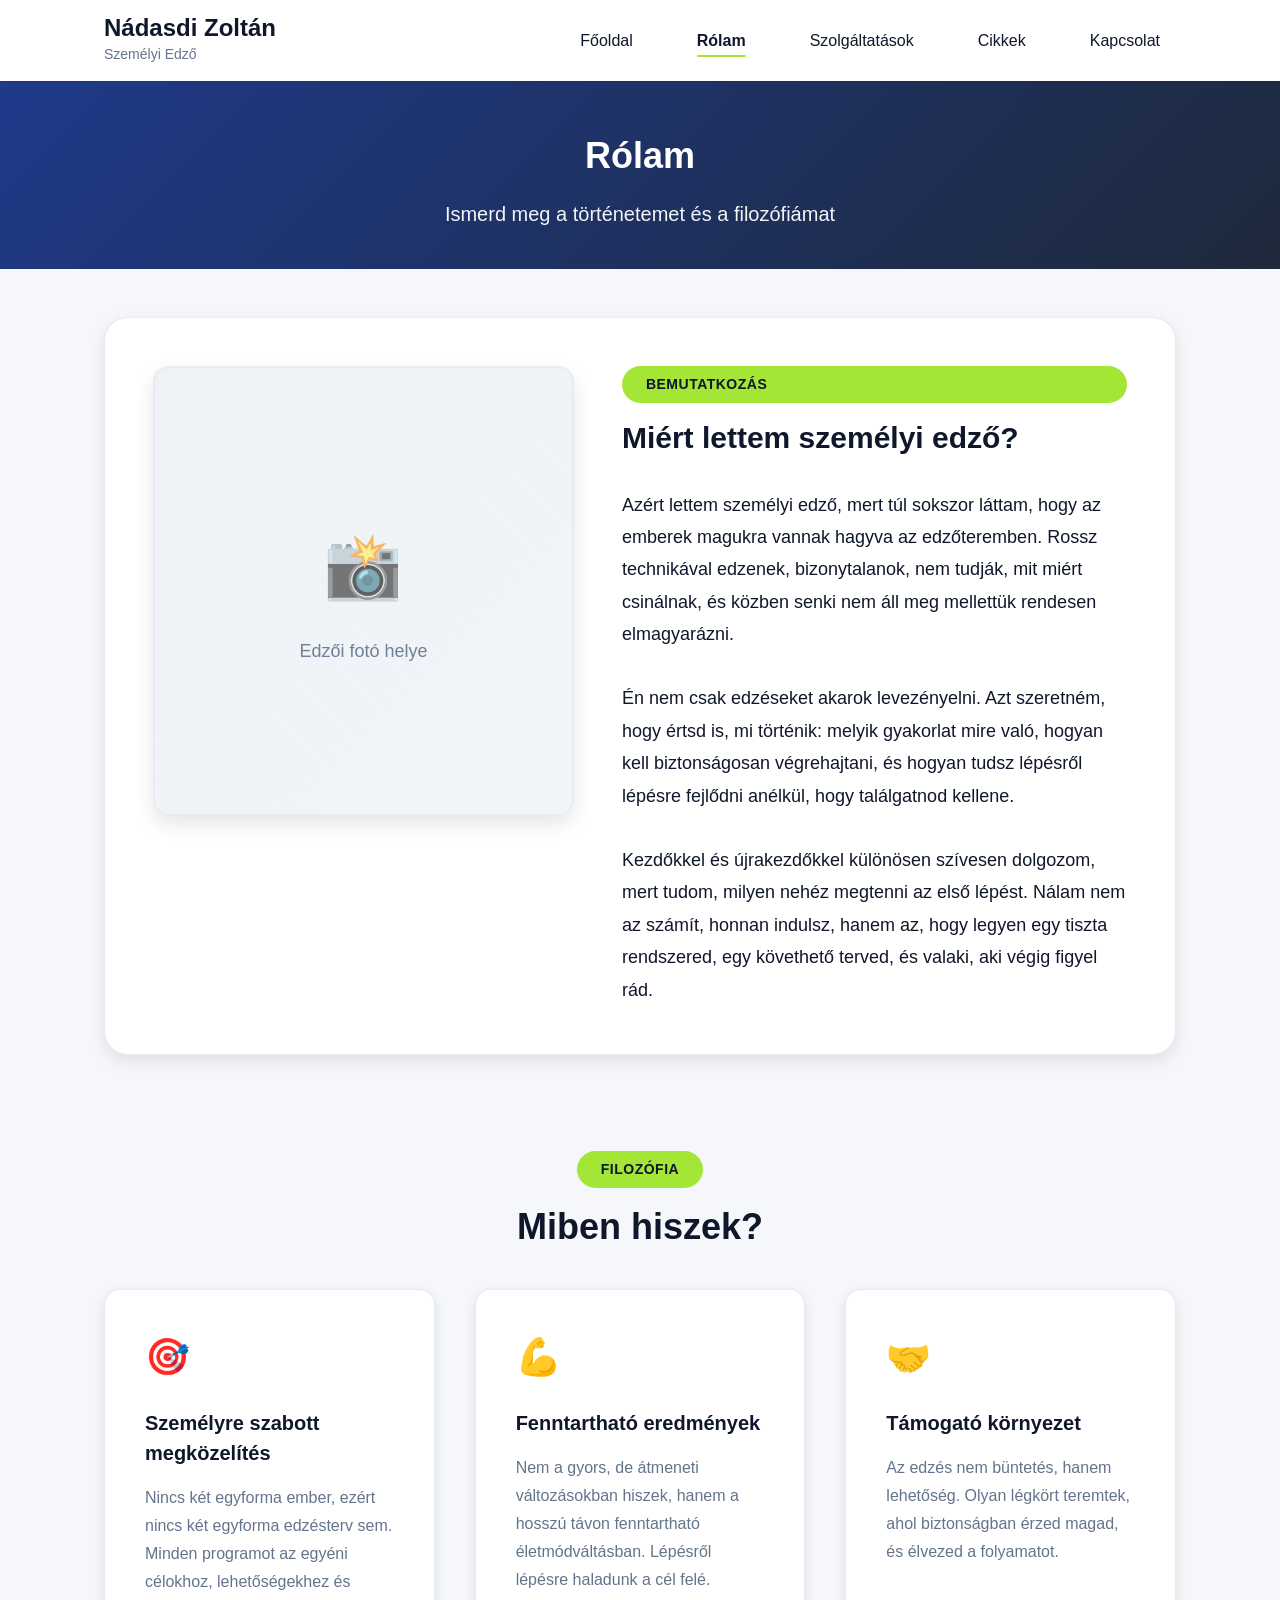
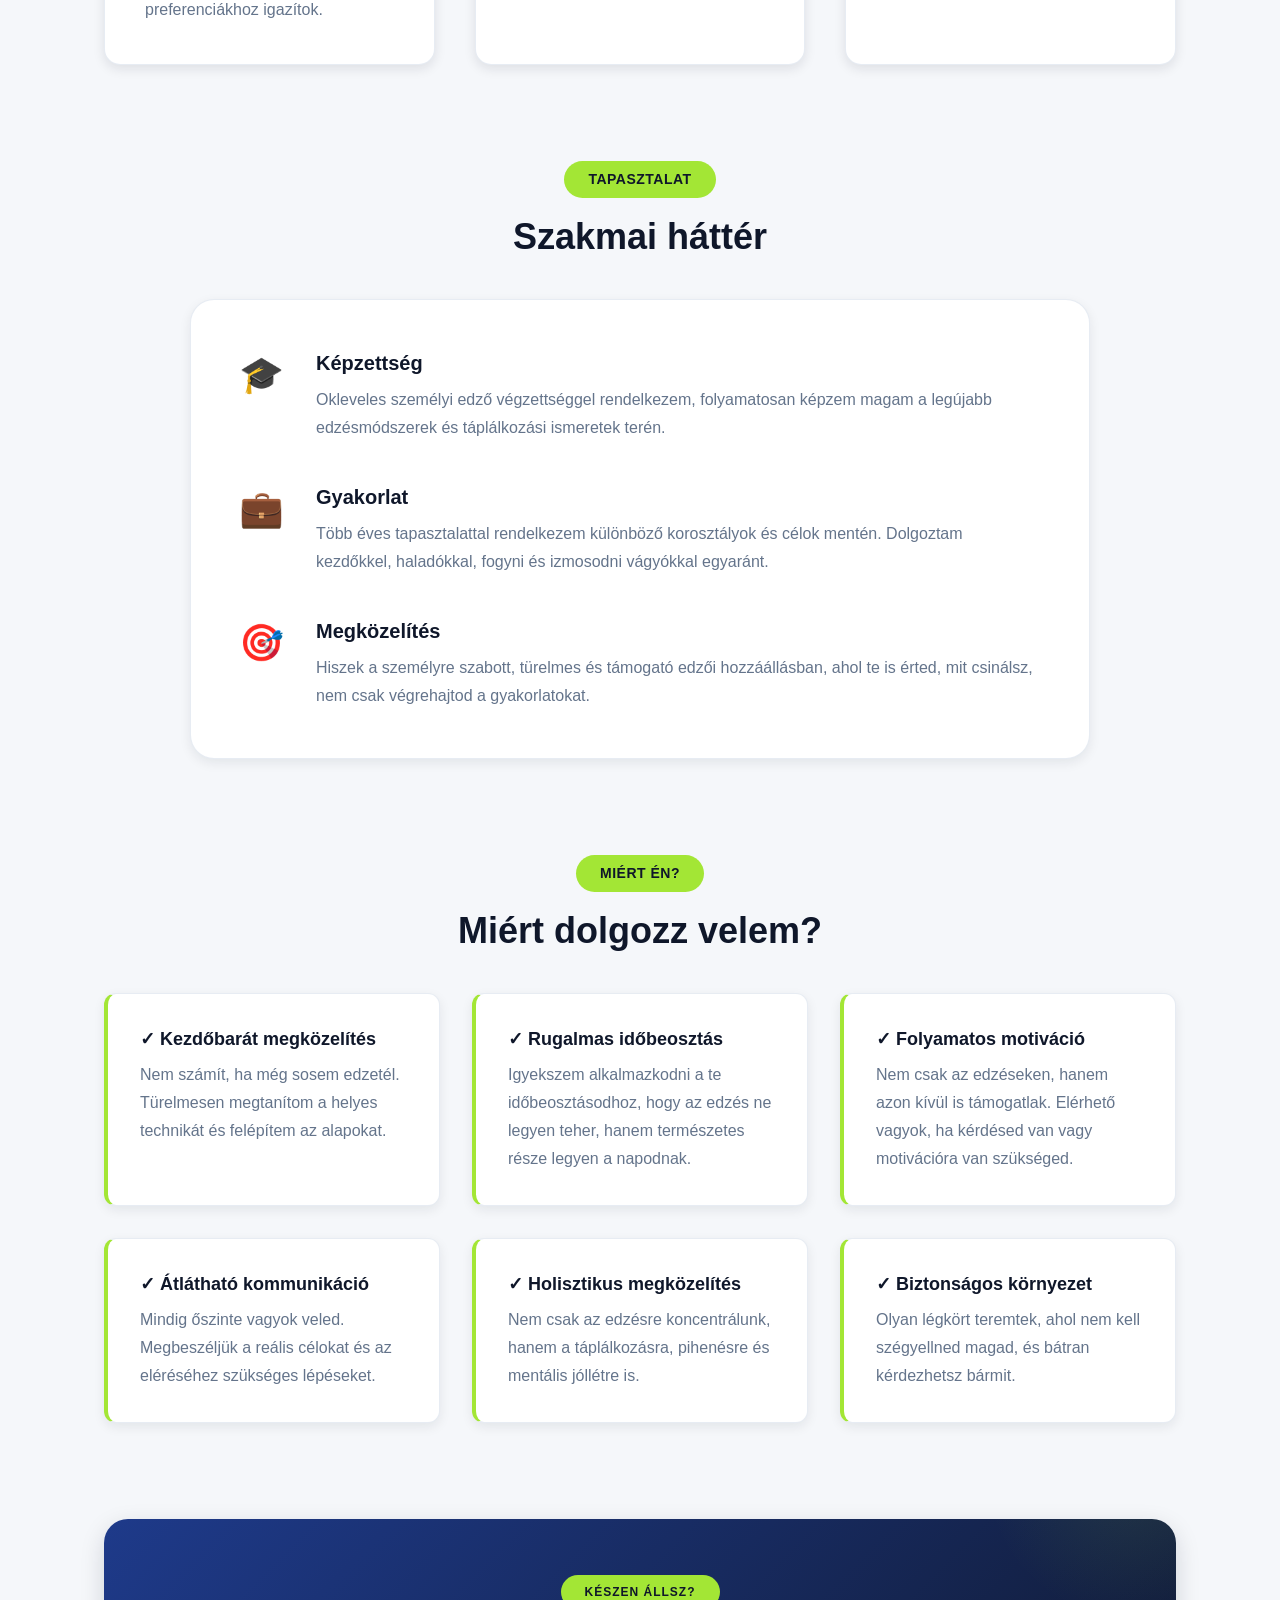
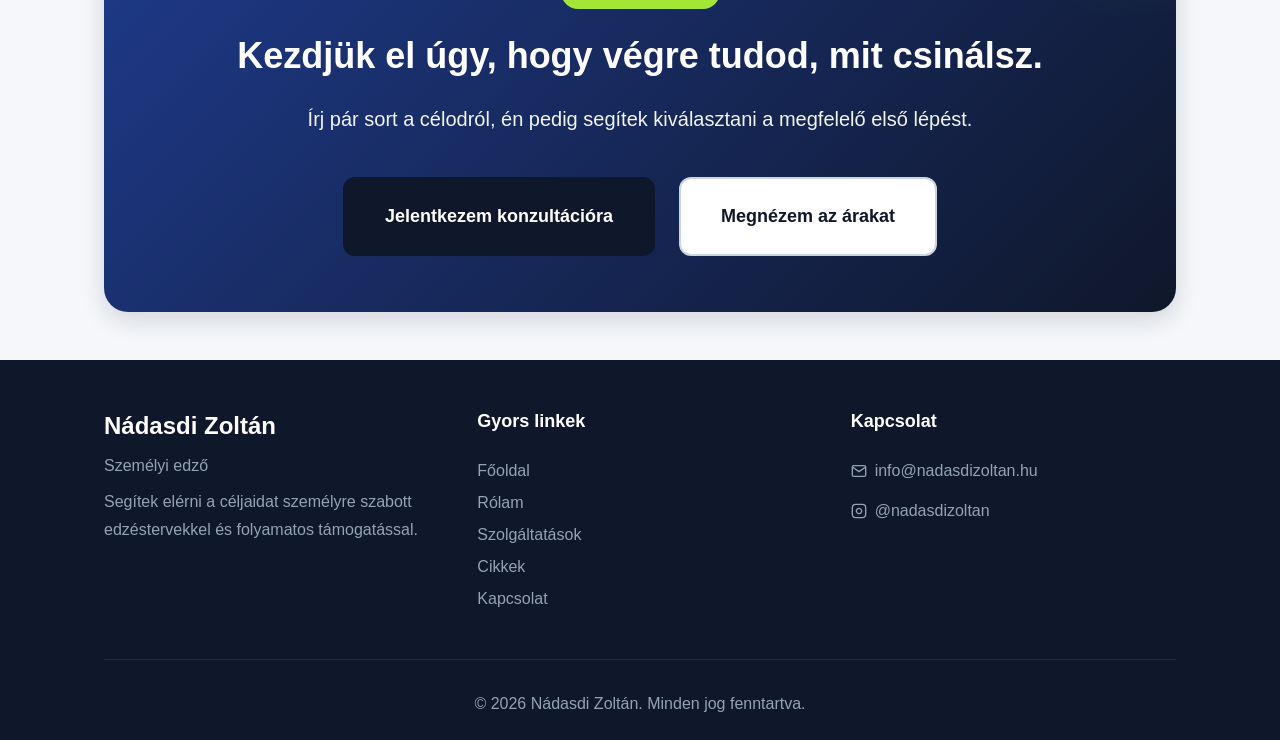
<file: rolam.html>
<!DOCTYPE html>
<html lang="hu">
<head>
    <meta charset="UTF-8">
    <meta name="viewport" content="width=device-width, initial-scale=1.0">
    <meta name="description" content="Ismerd meg Nádasdi Zoltánt - Személyi edző, aki segít elérni a fitnesz céljaidat.">
    <title>Rólam - Nádasdi Zoltán</title>
    <link rel="stylesheet" href="css/style.css">
</head>
<body>
    <!-- Header és Navigáció -->
    <header class="header">
        <div class="container">
            <nav class="nav">
                <div class="nav-brand">
                    <h1 class="logo">Nádasdi Zoltán</h1>
                    <p class="logo-subtitle">Személyi Edző</p>
                </div>
                
                <button class="nav-toggle" id="navToggle" aria-label="Menü megnyitása">
                    <span></span>
                    <span></span>
                    <span></span>
                </button>
                
                <ul class="nav-menu" id="navMenu">
                    <li><a href="index.html" class="nav-link">Főoldal</a></li>
                    <li><a href="rolam.html" class="nav-link active">Rólam</a></li>
                    <li><a href="szolgaltatasok.html" class="nav-link">Szolgáltatások</a></li>
                    <li><a href="cikkek.html" class="nav-link">Cikkek</a></li>
                    <li><a href="kapcsolat.html" class="nav-link">Kapcsolat</a></li>
                </ul>
            </nav>
        </div>
    </header>

    <!-- Page Hero -->
    <section class="page-hero">
        <div class="container">
            <h1 class="page-title">Rólam</h1>
            <p class="page-subtitle">Ismerd meg a történetemet és a filozófiámat</p>
        </div>
    </section>

    <!-- Bemutatkozás szekció -->
    <section class="section compact">
        <div class="container">
            <div class="about-intro-wrapper">
                <div class="about-intro-grid">
                    <div class="about-photo-card">
                        <div class="placeholder-image">
                            <div class="placeholder-content">
                                <div class="placeholder-icon">📸</div>
                                <div class="placeholder-text">Edzői fotó helye</div>
                            </div>
                        </div>
                    </div>
                    <div class="about-text-panel">
                        <span class="badge badge-light">Bemutatkozás</span>
                        <h2 class="intro-title">Miért lettem személyi edző?</h2>
                        <div class="intro-copy">
                            <p>Azért lettem személyi edző, mert túl sokszor láttam, hogy az emberek magukra vannak hagyva az edzőteremben. Rossz technikával edzenek, bizonytalanok, nem tudják, mit miért csinálnak, és közben senki nem áll meg mellettük rendesen elmagyarázni.</p>
                            <p>Én nem csak edzéseket akarok levezényelni. Azt szeretném, hogy értsd is, mi történik: melyik gyakorlat mire való, hogyan kell biztonságosan végrehajtani, és hogyan tudsz lépésről lépésre fejlődni anélkül, hogy találgatnod kellene.</p>
                            <p>Kezdőkkel és újrakezdőkkel különösen szívesen dolgozom, mert tudom, milyen nehéz megtenni az első lépést. Nálam nem az számít, honnan indulsz, hanem az, hogy legyen egy tiszta rendszered, egy követhető terved, és valaki, aki végig figyel rád.</p>
                        </div>
                    </div>
                </div>
            </div>
        </div>
    </section>

    <!-- Filozófia szekció -->
    <section class="section compact philosophy-section">
        <div class="container">
            <div class="section-header compact">
                <span class="badge badge-light">Filozófia</span>
                <h2 class="section-title">Miben hiszek?</h2>
            </div>
            <div class="grid grid-3">
                <div class="card">
                    <div class="card-icon">🎯</div>
                    <h3 class="card-title">Személyre szabott megközelítés</h3>
                    <p class="card-text">Nincs két egyforma ember, ezért nincs két egyforma edzésterv sem. Minden programot az egyéni célokhoz, lehetőségekhez és preferenciákhoz igazítok.</p>
                </div>
                <div class="card">
                    <div class="card-icon">💪</div>
                    <h3 class="card-title">Fenntartható eredmények</h3>
                    <p class="card-text">Nem a gyors, de átmeneti változásokban hiszek, hanem a hosszú távon fenntartható életmódváltásban. Lépésről lépésre haladunk a cél felé.</p>
                </div>
                <div class="card">
                    <div class="card-icon">🤝</div>
                    <h3 class="card-title">Támogató környezet</h3>
                    <p class="card-text">Az edzés nem büntetés, hanem lehetőség. Olyan légkört teremtek, ahol biztonságban érzed magad, és élvezed a folyamatot.</p>
                </div>
            </div>
        </div>
    </section>

    <!-- Tapasztalat szekció -->
    <section class="section compact experience-section">
        <div class="container">
            <div class="section-header compact">
                <span class="badge badge-light">Tapasztalat</span>
                <h2 class="section-title">Szakmai háttér</h2>
            </div>
            <div class="experience-panel">
                <div class="experience-content">
                    <div class="experience-item">
                        <div class="experience-icon">🎓</div>
                        <div class="experience-text">
                            <h3>Képzettség</h3>
                            <p>Okleveles személyi edző végzettséggel rendelkezem, folyamatosan képzem magam a legújabb edzésmódszerek és táplálkozási ismeretek terén.</p>
                        </div>
                    </div>
                    <div class="experience-item">
                        <div class="experience-icon">💼</div>
                        <div class="experience-text">
                            <h3>Gyakorlat</h3>
                            <p>Több éves tapasztalattal rendelkezem különböző korosztályok és célok mentén. Dolgoztam kezdőkkel, haladókkal, fogyni és izmosodni vágyókkal egyaránt.</p>
                        </div>
                    </div>
                    <div class="experience-item">
                        <div class="experience-icon">🎯</div>
                        <div class="experience-text">
                            <h3>Megközelítés</h3>
                            <p>Hiszek a személyre szabott, türelmes és támogató edzői hozzáállásban, ahol te is érted, mit csinálsz, nem csak végrehajtod a gyakorlatokat.</p>
                        </div>
                    </div>
                </div>
            </div>
        </div>
    </section>

    <!-- Miért válassz engem szekció -->
    <section class="section compact why-me-section">
        <div class="container">
            <div class="section-header compact">
                <span class="badge badge-light">Miért én?</span>
                <h2 class="section-title">Miért dolgozz velem?</h2>
            </div>
            <div class="why-me-grid">
                <div class="why-me-item">
                    <h3>✓ Kezdőbarát megközelítés</h3>
                    <p>Nem számít, ha még sosem edzetél. Türelmesen megtanítom a helyes technikát és felépítem az alapokat.</p>
                </div>
                <div class="why-me-item">
                    <h3>✓ Rugalmas időbeosztás</h3>
                    <p>Igyekszem alkalmazkodni a te időbeosztásodhoz, hogy az edzés ne legyen teher, hanem természetes része legyen a napodnak.</p>
                </div>
                <div class="why-me-item">
                    <h3>✓ Folyamatos motiváció</h3>
                    <p>Nem csak az edzéseken, hanem azon kívül is támogatlak. Elérhető vagyok, ha kérdésed van vagy motivációra van szükséged.</p>
                </div>
                <div class="why-me-item">
                    <h3>✓ Átlátható kommunikáció</h3>
                    <p>Mindig őszinte vagyok veled. Megbeszéljük a reális célokat és az eléréséhez szükséges lépéseket.</p>
                </div>
                <div class="why-me-item">
                    <h3>✓ Holisztikus megközelítés</h3>
                    <p>Nem csak az edzésre koncentrálunk, hanem a táplálkozásra, pihenésre és mentális jóllétre is.</p>
                </div>
                <div class="why-me-item">
                    <h3>✓ Biztonságos környezet</h3>
                    <p>Olyan légkört teremtek, ahol nem kell szégyellned magad, és bátran kérdezhetsz bármit.</p>
                </div>
            </div>
        </div>
    </section>

    <!-- CTA panel -->
    <section class="section compact cta-panel-section">
        <div class="container">
            <div class="cta-panel">
                <span class="cta-panel-badge">KÉSZEN ÁLLSZ?</span>
                <h2 class="cta-panel-title">Kezdjük el úgy, hogy végre tudod, mit csinálsz.</h2>
                <p class="cta-panel-text">Írj pár sort a célodról, én pedig segítek kiválasztani a megfelelő első lépést.</p>
                <div class="cta-panel-buttons">
                    <a href="kapcsolat.html" class="btn btn-primary btn-large">Jelentkezem konzultációra</a>
                    <a href="szolgaltatasok.html#arak" class="btn btn-secondary btn-large">Megnézem az árakat</a>
                </div>
            </div>
        </div>
    </section>

    <!-- Footer -->
    <footer class="footer">
        <div class="container">
            <div class="footer-grid">
                <div class="footer-col">
                    <h3 class="footer-title">Nádasdi Zoltán</h3>
                    <p class="footer-text">Személyi edző</p>
                    <p class="footer-text">Segítek elérni a céljaidat személyre szabott edzéstervekkel és folyamatos támogatással.</p>
                </div>
                <div class="footer-col">
                    <h4 class="footer-heading">Gyors linkek</h4>
                    <ul class="footer-links">
                        <li><a href="index.html">Főoldal</a></li>
                        <li><a href="rolam.html">Rólam</a></li>
                        <li><a href="szolgaltatasok.html">Szolgáltatások</a></li>
                        <li><a href="cikkek.html">Cikkek</a></li>
                        <li><a href="kapcsolat.html">Kapcsolat</a></li>
                    </ul>
                </div>
                <div class="footer-col">
                    <h4 class="footer-heading">Kapcsolat</h4>
                    <ul class="footer-contact">
                        <li>
                            <svg class="icon" width="16" height="16" viewBox="0 0 24 24" fill="none" stroke="currentColor" stroke-width="2">
                                <path d="M4 4h16c1.1 0 2 .9 2 2v12c0 1.1-.9 2-2 2H4c-1.1 0-2-.9-2-2V6c0-1.1.9-2 2-2z"></path>
                                <polyline points="22,6 12,13 2,6"></polyline>
                            </svg>
                            <a href="mailto:info@nadasdizoltan.hu">info@nadasdizoltan.hu</a>
                        </li>
                        <li>
                            <svg class="icon" width="16" height="16" viewBox="0 0 24 24" fill="none" stroke="currentColor" stroke-width="2">
                                <rect x="2" y="2" width="20" height="20" rx="5" ry="5"></rect>
                                <path d="M16 11.37A4 4 0 1 1 12.63 8 4 4 0 0 1 16 11.37z"></path>
                                <line x1="17.5" y1="6.5" x2="17.51" y2="6.5"></line>
                            </svg>
                            <a href="https://instagram.com/nadasdizoltan" target="_blank">@nadasdizoltan</a>
                        </li>
                    </ul>
                </div>
            </div>
            <div class="footer-bottom">
                <p>&copy; 2026 Nádasdi Zoltán. Minden jog fenntartva.</p>
            </div>
        </div>
    </footer>

    <script src="js/main.js"></script>
</body>
</html>
</file>
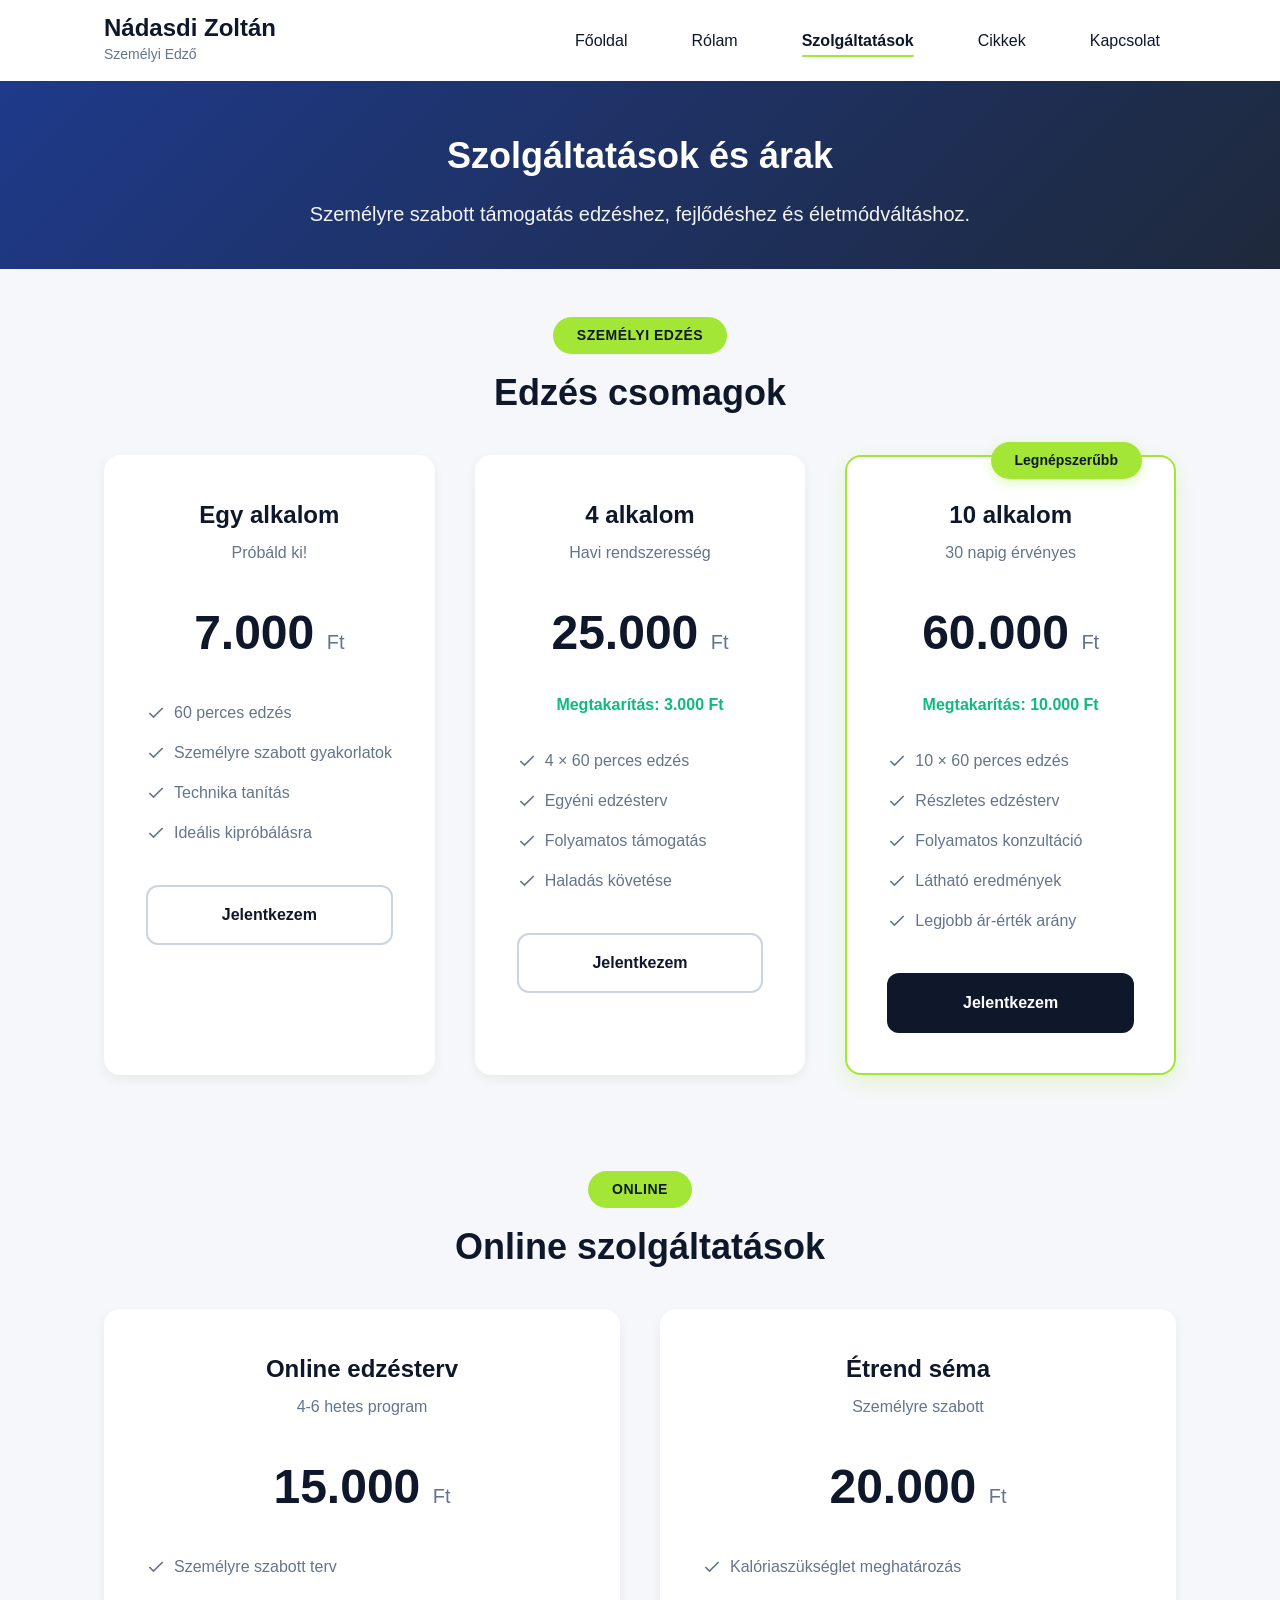
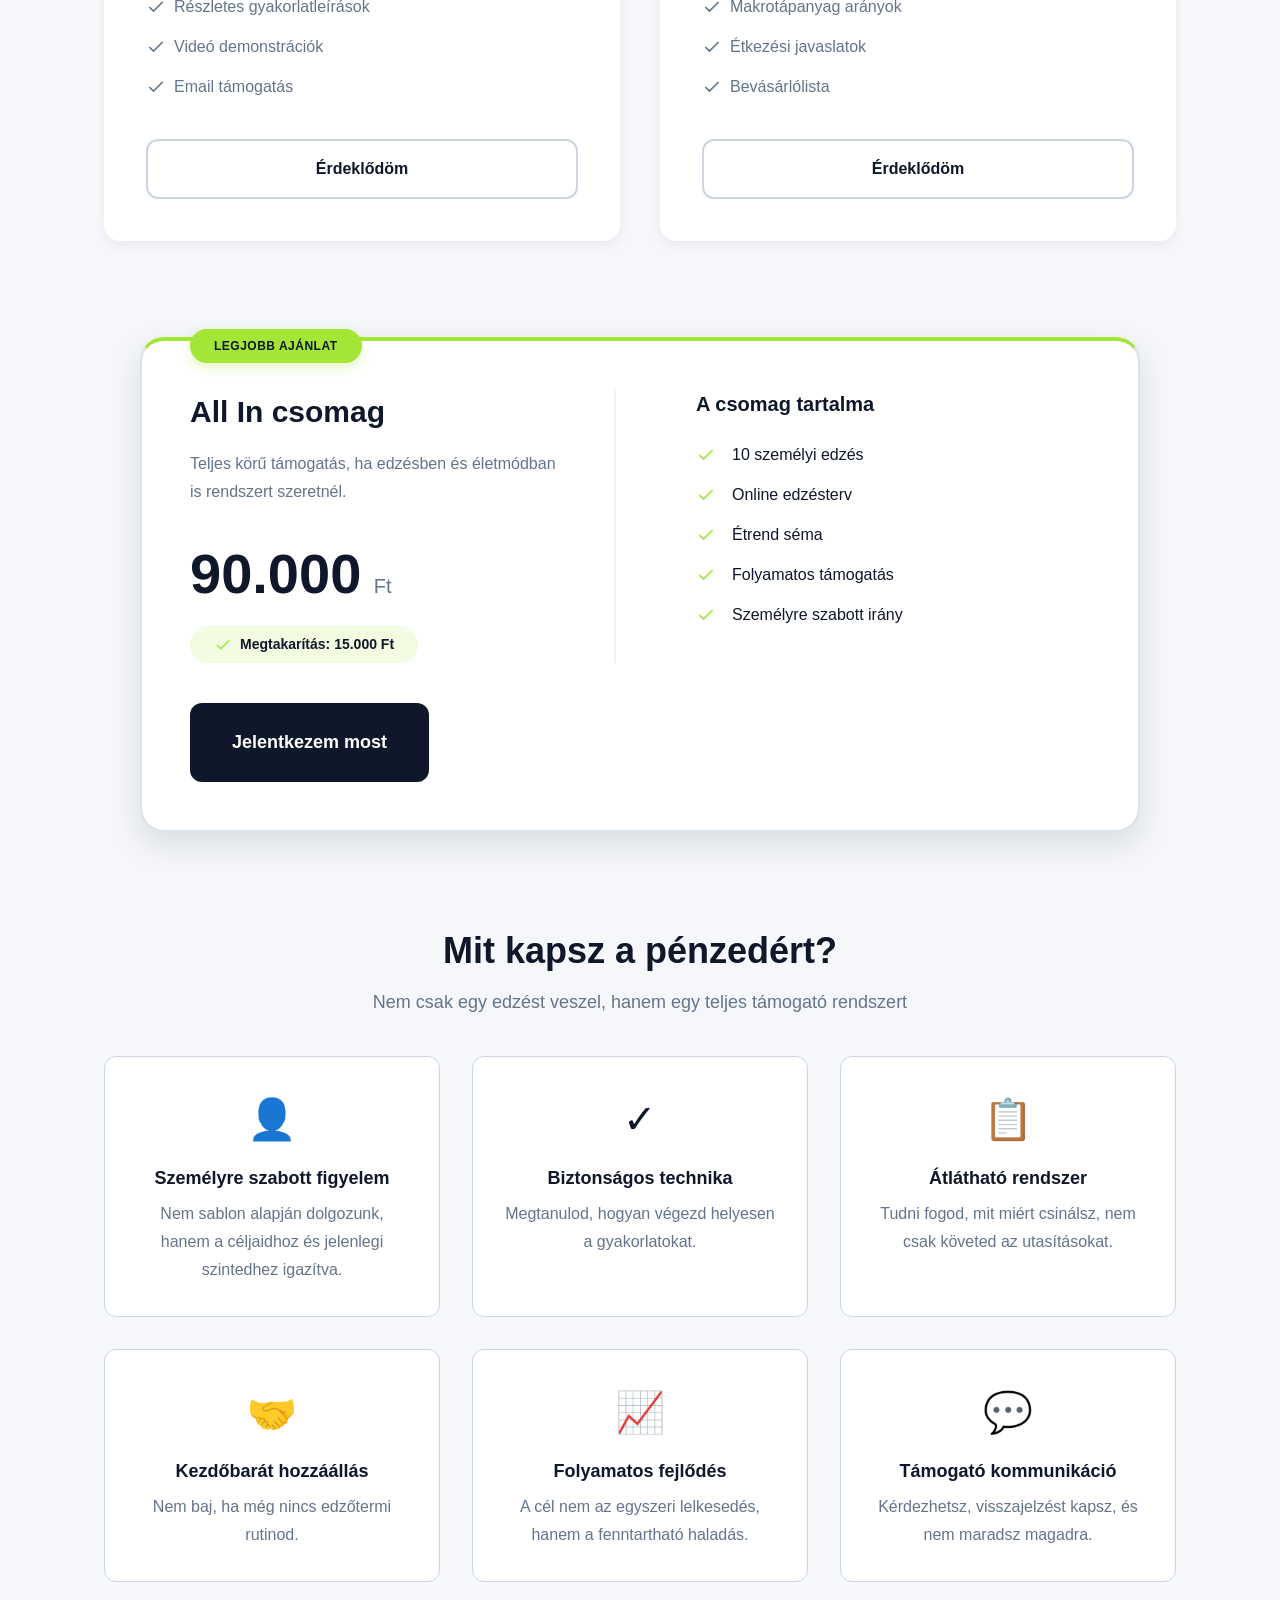
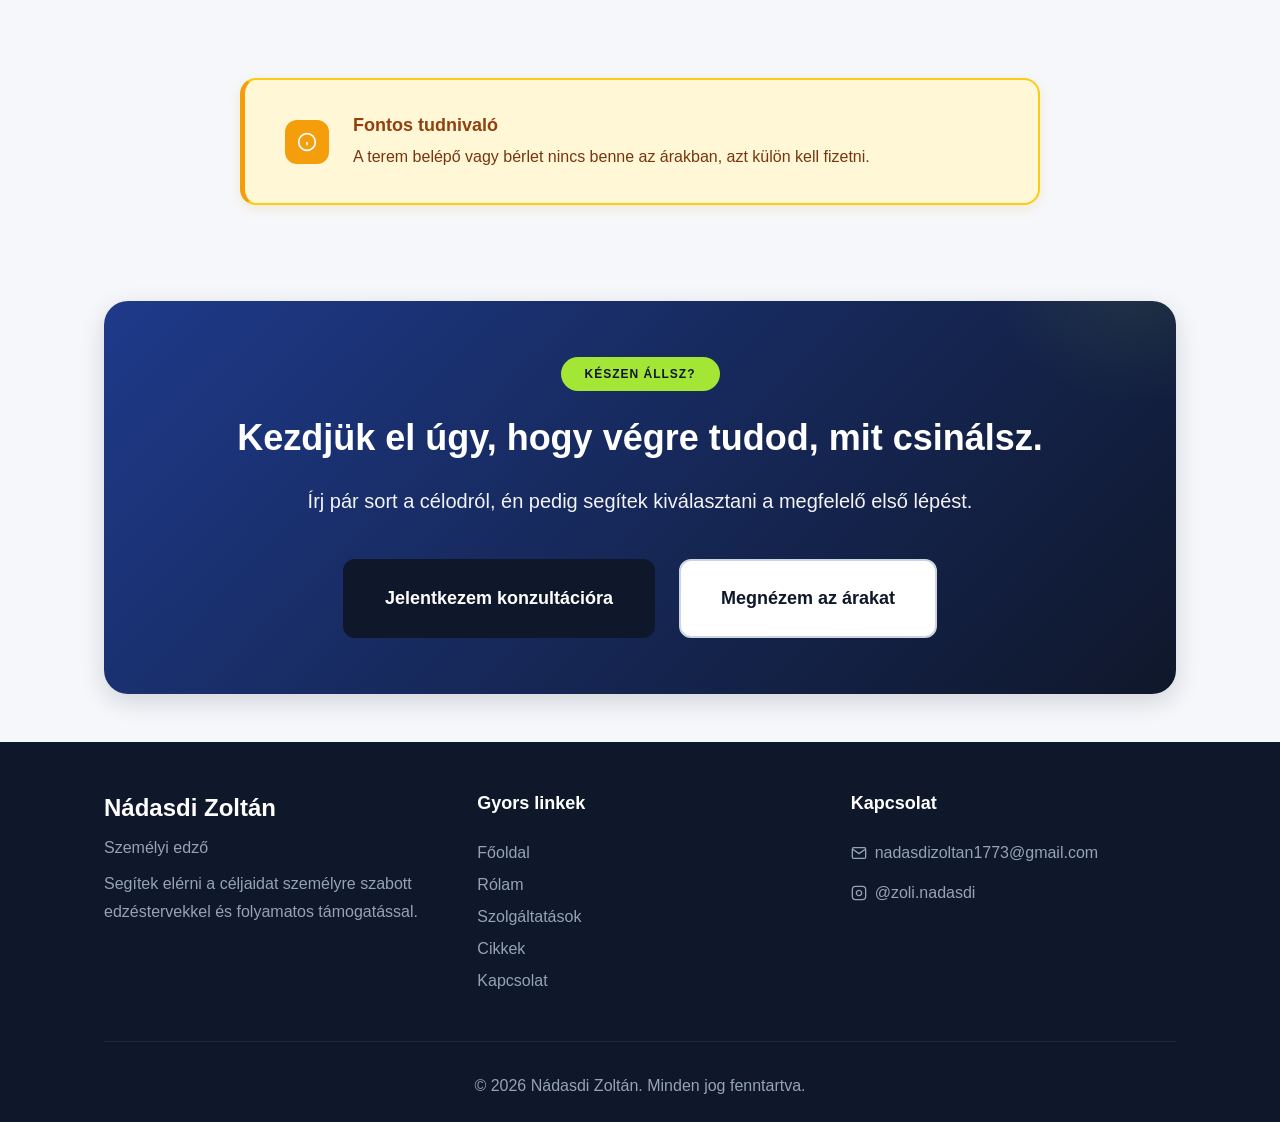
<file: szolgaltatasok.html>
<!DOCTYPE html>
<html lang="hu">
<head>
    <meta charset="UTF-8">
    <meta name="viewport" content="width=device-width, initial-scale=1.0">
    <meta name="description" content="Személyi edzés, online edzésterv, étrend séma és All In csomag - Nádasdi Zoltán szolgáltatásai és árai.">
    <title>Szolgáltatások és árak - Nádasdi Zoltán</title>
    <link rel="stylesheet" href="css/style.css?v=5.0">
</head>
<body>
    <!-- Header és Navigáció -->
    <header class="header">
        <div class="container">
            <nav class="nav">
                <div class="nav-brand">
                    <h1 class="logo">Nádasdi Zoltán</h1>
                    <p class="logo-subtitle">Személyi Edző</p>
                </div>
                
                <button class="nav-toggle" id="navToggle" aria-label="Menü megnyitása">
                    <span></span>
                    <span></span>
                    <span></span>
                </button>
                
                <ul class="nav-menu" id="navMenu">
                    <li><a href="index.html" class="nav-link">Főoldal</a></li>
                    <li><a href="rolam.html" class="nav-link">Rólam</a></li>
                    <li><a href="szolgaltatasok.html" class="nav-link active">Szolgáltatások</a></li>
                    <li><a href="cikkek.html" class="nav-link">Cikkek</a></li>
                    <li><a href="kapcsolat.html" class="nav-link">Kapcsolat</a></li>
                </ul>
            </nav>
        </div>
    </header>

    <!-- Page Hero -->
    <section class="page-hero compact">
        <div class="container">
            <h1 class="page-title">Szolgáltatások és árak</h1>
            <p class="page-subtitle">Személyre szabott támogatás edzéshez, fejlődéshez és életmódváltáshoz.</p>
        </div>
    </section>

    <!-- Árak szekció - Edzés csomagok -->
    <section id="arak" class="section compact pricing-section">
        <div class="container">
            <div class="section-header compact">
                <span class="badge badge-light">Személyi edzés</span>
                <h2 class="section-title">Edzés csomagok</h2>
            </div>
            <div class="pricing-grid">
                <!-- Egy alkalom -->
                <div class="pricing-card">
                    <div class="pricing-header">
                        <h3 class="pricing-title">Egy alkalom</h3>
                        <p class="pricing-subtitle">Próbáld ki!</p>
                    </div>
                    <div class="pricing-price">
                        <span class="price-amount">7.000</span>
                        <span class="price-currency">Ft</span>
                    </div>
                    <ul class="pricing-features">
                        <li>
                            <svg class="icon" width="20" height="20" viewBox="0 0 24 24" fill="none" stroke="currentColor" stroke-width="2">
                                <polyline points="20 6 9 17 4 12"></polyline>
                            </svg>
                            60 perces edzés
                        </li>
                        <li>
                            <svg class="icon" width="20" height="20" viewBox="0 0 24 24" fill="none" stroke="currentColor" stroke-width="2">
                                <polyline points="20 6 9 17 4 12"></polyline>
                            </svg>
                            Személyre szabott gyakorlatok
                        </li>
                        <li>
                            <svg class="icon" width="20" height="20" viewBox="0 0 24 24" fill="none" stroke="currentColor" stroke-width="2">
                                <polyline points="20 6 9 17 4 12"></polyline>
                            </svg>
                            Technika tanítás
                        </li>
                        <li>
                            <svg class="icon" width="20" height="20" viewBox="0 0 24 24" fill="none" stroke="currentColor" stroke-width="2">
                                <polyline points="20 6 9 17 4 12"></polyline>
                            </svg>
                            Ideális kipróbálásra
                        </li>
                    </ul>
                    <a href="kapcsolat.html" class="btn btn-secondary btn-full">Jelentkezem</a>
                </div>

                <!-- 4 alkalom -->
                <div class="pricing-card">
                    <div class="pricing-header">
                        <h3 class="pricing-title">4 alkalom</h3>
                        <p class="pricing-subtitle">Havi rendszeresség</p>
                    </div>
                    <div class="pricing-price">
                        <span class="price-amount">25.000</span>
                        <span class="price-currency">Ft</span>
                    </div>
                    <div class="pricing-savings">
                        <span>Megtakarítás: 3.000 Ft</span>
                    </div>
                    <ul class="pricing-features">
                        <li>
                            <svg class="icon" width="20" height="20" viewBox="0 0 24 24" fill="none" stroke="currentColor" stroke-width="2">
                                <polyline points="20 6 9 17 4 12"></polyline>
                            </svg>
                            4 × 60 perces edzés
                        </li>
                        <li>
                            <svg class="icon" width="20" height="20" viewBox="0 0 24 24" fill="none" stroke="currentColor" stroke-width="2">
                                <polyline points="20 6 9 17 4 12"></polyline>
                            </svg>
                            Egyéni edzésterv
                        </li>
                        <li>
                            <svg class="icon" width="20" height="20" viewBox="0 0 24 24" fill="none" stroke="currentColor" stroke-width="2">
                                <polyline points="20 6 9 17 4 12"></polyline>
                            </svg>
                            Folyamatos támogatás
                        </li>
                        <li>
                            <svg class="icon" width="20" height="20" viewBox="0 0 24 24" fill="none" stroke="currentColor" stroke-width="2">
                                <polyline points="20 6 9 17 4 12"></polyline>
                            </svg>
                            Haladás követése
                        </li>
                    </ul>
                    <a href="kapcsolat.html" class="btn btn-secondary btn-full">Jelentkezem</a>
                </div>

                <!-- 10 alkalom -->
                <div class="pricing-card featured">
                    <div class="pricing-badge">Legnépszerűbb</div>
                    <div class="pricing-header">
                        <h3 class="pricing-title">10 alkalom</h3>
                        <p class="pricing-subtitle">30 napig érvényes</p>
                    </div>
                    <div class="pricing-price">
                        <span class="price-amount">60.000</span>
                        <span class="price-currency">Ft</span>
                    </div>
                    <div class="pricing-savings">
                        <span>Megtakarítás: 10.000 Ft</span>
                    </div>
                    <ul class="pricing-features">
                        <li>
                            <svg class="icon" width="20" height="20" viewBox="0 0 24 24" fill="none" stroke="currentColor" stroke-width="2">
                                <polyline points="20 6 9 17 4 12"></polyline>
                            </svg>
                            10 × 60 perces edzés
                        </li>
                        <li>
                            <svg class="icon" width="20" height="20" viewBox="0 0 24 24" fill="none" stroke="currentColor" stroke-width="2">
                                <polyline points="20 6 9 17 4 12"></polyline>
                            </svg>
                            Részletes edzésterv
                        </li>
                        <li>
                            <svg class="icon" width="20" height="20" viewBox="0 0 24 24" fill="none" stroke="currentColor" stroke-width="2">
                                <polyline points="20 6 9 17 4 12"></polyline>
                            </svg>
                            Folyamatos konzultáció
                        </li>
                        <li>
                            <svg class="icon" width="20" height="20" viewBox="0 0 24 24" fill="none" stroke="currentColor" stroke-width="2">
                                <polyline points="20 6 9 17 4 12"></polyline>
                            </svg>
                            Látható eredmények
                        </li>
                        <li>
                            <svg class="icon" width="20" height="20" viewBox="0 0 24 24" fill="none" stroke="currentColor" stroke-width="2">
                                <polyline points="20 6 9 17 4 12"></polyline>
                            </svg>
                            Legjobb ár-érték arány
                        </li>
                    </ul>
                    <a href="kapcsolat.html" class="btn btn-primary btn-full">Jelentkezem</a>
                </div>
            </div>
        </div>
    </section>

    <!-- Online szolgáltatások -->
    <section class="section compact pricing-section alt">
        <div class="container">
            <div class="section-header compact">
                <span class="badge badge-light">Online</span>
                <h2 class="section-title">Online szolgáltatások</h2>
            </div>
            <div class="pricing-grid-2">
                <!-- Online edzésterv -->
                <div class="pricing-card">
                    <div class="pricing-header">
                        <h3 class="pricing-title">Online edzésterv</h3>
                        <p class="pricing-subtitle">4-6 hetes program</p>
                    </div>
                    <div class="pricing-price">
                        <span class="price-amount">15.000</span>
                        <span class="price-currency">Ft</span>
                    </div>
                    <ul class="pricing-features">
                        <li>
                            <svg class="icon" width="20" height="20" viewBox="0 0 24 24" fill="none" stroke="currentColor" stroke-width="2">
                                <polyline points="20 6 9 17 4 12"></polyline>
                            </svg>
                            Személyre szabott terv
                        </li>
                        <li>
                            <svg class="icon" width="20" height="20" viewBox="0 0 24 24" fill="none" stroke="currentColor" stroke-width="2">
                                <polyline points="20 6 9 17 4 12"></polyline>
                            </svg>
                            Részletes gyakorlatleírások
                        </li>
                        <li>
                            <svg class="icon" width="20" height="20" viewBox="0 0 24 24" fill="none" stroke="currentColor" stroke-width="2">
                                <polyline points="20 6 9 17 4 12"></polyline>
                            </svg>
                            Videó demonstrációk
                        </li>
                        <li>
                            <svg class="icon" width="20" height="20" viewBox="0 0 24 24" fill="none" stroke="currentColor" stroke-width="2">
                                <polyline points="20 6 9 17 4 12"></polyline>
                            </svg>
                            Email támogatás
                        </li>
                    </ul>
                    <a href="kapcsolat.html" class="btn btn-secondary btn-full">Érdeklődöm</a>
                </div>

                <!-- Étrend séma -->
                <div class="pricing-card">
                    <div class="pricing-header">
                        <h3 class="pricing-title">Étrend séma</h3>
                        <p class="pricing-subtitle">Személyre szabott</p>
                    </div>
                    <div class="pricing-price">
                        <span class="price-amount">20.000</span>
                        <span class="price-currency">Ft</span>
                    </div>
                    <ul class="pricing-features">
                        <li>
                            <svg class="icon" width="20" height="20" viewBox="0 0 24 24" fill="none" stroke="currentColor" stroke-width="2">
                                <polyline points="20 6 9 17 4 12"></polyline>
                            </svg>
                            Kalóriaszükséglet meghatározás
                        </li>
                        <li>
                            <svg class="icon" width="20" height="20" viewBox="0 0 24 24" fill="none" stroke="currentColor" stroke-width="2">
                                <polyline points="20 6 9 17 4 12"></polyline>
                            </svg>
                            Makrotápanyag arányok
                        </li>
                        <li>
                            <svg class="icon" width="20" height="20" viewBox="0 0 24 24" fill="none" stroke="currentColor" stroke-width="2">
                                <polyline points="20 6 9 17 4 12"></polyline>
                            </svg>
                            Étkezési javaslatok
                        </li>
                        <li>
                            <svg class="icon" width="20" height="20" viewBox="0 0 24 24" fill="none" stroke="currentColor" stroke-width="2">
                                <polyline points="20 6 9 17 4 12"></polyline>
                            </svg>
                            Bevásárlólista
                        </li>
                    </ul>
                    <a href="kapcsolat.html" class="btn btn-secondary btn-full">Érdeklődöm</a>
                </div>
            </div>
        </div>
    </section>

    <!-- All In csomag - Kiemelt ajánlat -->
    <section class="section compact featured-package-section">
        <div class="container">
            <div class="featured-package-card">
                <span class="featured-badge">LEGJOBB AJÁNLAT</span>
                <div class="featured-package-grid">
                    <!-- Bal oldal: Ár és leírás -->
                    <div class="featured-package-left">
                        <h2 class="featured-package-title">All In csomag</h2>
                        <p class="featured-package-description">Teljes körű támogatás, ha edzésben és életmódban is rendszert szeretnél.</p>
                        <div class="featured-package-price">
                            <span class="price-amount">90.000</span>
                            <span class="price-currency">Ft</span>
                        </div>
                        <div class="featured-package-savings">
                            <svg class="icon" width="18" height="18" viewBox="0 0 24 24" fill="none" stroke="currentColor" stroke-width="2">
                                <polyline points="20 6 9 17 4 12"></polyline>
                            </svg>
                            <span>Megtakarítás: 15.000 Ft</span>
                        </div>
                    </div>
                    <!-- Jobb oldal: Tartalom lista -->
                    <div class="featured-package-right">
                        <h3 class="featured-package-list-title">A csomag tartalma</h3>
                        <ul class="featured-package-list">
                            <li>
                                <svg class="icon" width="20" height="20" viewBox="0 0 24 24" fill="none" stroke="currentColor" stroke-width="2">
                                    <polyline points="20 6 9 17 4 12"></polyline>
                                </svg>
                                <span>10 személyi edzés</span>
                            </li>
                            <li>
                                <svg class="icon" width="20" height="20" viewBox="0 0 24 24" fill="none" stroke="currentColor" stroke-width="2">
                                    <polyline points="20 6 9 17 4 12"></polyline>
                                </svg>
                                <span>Online edzésterv</span>
                            </li>
                            <li>
                                <svg class="icon" width="20" height="20" viewBox="0 0 24 24" fill="none" stroke="currentColor" stroke-width="2">
                                    <polyline points="20 6 9 17 4 12"></polyline>
                                </svg>
                                <span>Étrend séma</span>
                            </li>
                            <li>
                                <svg class="icon" width="20" height="20" viewBox="0 0 24 24" fill="none" stroke="currentColor" stroke-width="2">
                                    <polyline points="20 6 9 17 4 12"></polyline>
                                </svg>
                                <span>Folyamatos támogatás</span>
                            </li>
                            <li>
                                <svg class="icon" width="20" height="20" viewBox="0 0 24 24" fill="none" stroke="currentColor" stroke-width="2">
                                    <polyline points="20 6 9 17 4 12"></polyline>
                                </svg>
                                <span>Személyre szabott irány</span>
                            </li>
                        </ul>
                    </div>
                </div>
                <a href="kapcsolat.html" class="btn btn-primary btn-large">Jelentkezem most</a>
            </div>
        </div>
    </section>


    <!-- Mit kapsz a pénzedért? -->
    <section class="section compact value-section">
        <div class="container">
            <div class="section-header compact">
                <h2 class="section-title">Mit kapsz a pénzedért?</h2>
                <p class="section-description">Nem csak egy edzést veszel, hanem egy teljes támogató rendszert</p>
            </div>
            <div class="value-grid">
                <div class="value-card">
                    <div class="value-icon">👤</div>
                    <h3 class="value-title">Személyre szabott figyelem</h3>
                    <p class="value-text">Nem sablon alapján dolgozunk, hanem a céljaidhoz és jelenlegi szintedhez igazítva.</p>
                </div>
                <div class="value-card">
                    <div class="value-icon">✓</div>
                    <h3 class="value-title">Biztonságos technika</h3>
                    <p class="value-text">Megtanulod, hogyan végezd helyesen a gyakorlatokat.</p>
                </div>
                <div class="value-card">
                    <div class="value-icon">📋</div>
                    <h3 class="value-title">Átlátható rendszer</h3>
                    <p class="value-text">Tudni fogod, mit miért csinálsz, nem csak követed az utasításokat.</p>
                </div>
                <div class="value-card">
                    <div class="value-icon">🤝</div>
                    <h3 class="value-title">Kezdőbarát hozzáállás</h3>
                    <p class="value-text">Nem baj, ha még nincs edzőtermi rutinod.</p>
                </div>
                <div class="value-card">
                    <div class="value-icon">📈</div>
                    <h3 class="value-title">Folyamatos fejlődés</h3>
                    <p class="value-text">A cél nem az egyszeri lelkesedés, hanem a fenntartható haladás.</p>
                </div>
                <div class="value-card">
                    <div class="value-icon">💬</div>
                    <h3 class="value-title">Támogató kommunikáció</h3>
                    <p class="value-text">Kérdezhetsz, visszajelzést kapsz, és nem maradsz magadra.</p>
                </div>
            </div>
        </div>
    </section>

    <!-- Fontos tudnivaló -->
    <section class="section compact">
        <div class="container">
            <div class="notice-box-warning">
                <div class="notice-icon">
                    <svg class="icon" width="20" height="20" viewBox="0 0 24 24" fill="none" stroke="currentColor" stroke-width="2">
                        <circle cx="12" cy="12" r="10"></circle>
                        <line x1="12" y1="16" x2="12" y2="12"></line>
                        <line x1="12" y1="8" x2="12.01" y2="8"></line>
                    </svg>
                </div>
                <div class="notice-content">
                    <strong class="notice-title">Fontos tudnivaló</strong>
                    <p class="notice-text">A terem belépő vagy bérlet nincs benne az árakban, azt külön kell fizetni.</p>
                </div>
            </div>
        </div>
    </section>

    <!-- CTA panel -->
    <section class="section compact cta-panel-section">
        <div class="container">
            <div class="cta-panel">
                <span class="cta-panel-badge">KÉSZEN ÁLLSZ?</span>
                <h2 class="cta-panel-title">Kezdjük el úgy, hogy végre tudod, mit csinálsz.</h2>
                <p class="cta-panel-text">Írj pár sort a célodról, én pedig segítek kiválasztani a megfelelő első lépést.</p>
                <div class="cta-panel-buttons">
                    <a href="kapcsolat.html" class="btn btn-primary btn-large">Jelentkezem konzultációra</a>
                    <a href="szolgaltatasok.html#arak" class="btn btn-secondary btn-large">Megnézem az árakat</a>
                </div>
            </div>
        </div>
    </section>

    <!-- Footer -->
    <footer class="footer">
        <div class="container">
            <div class="footer-grid">
                <div class="footer-col">
                    <h3 class="footer-title">Nádasdi Zoltán</h3>
                    <p class="footer-text">Személyi edző</p>
                    <p class="footer-text">Segítek elérni a céljaidat személyre szabott edzéstervekkel és folyamatos támogatással.</p>
                </div>
                <div class="footer-col">
                    <h4 class="footer-heading">Gyors linkek</h4>
                    <ul class="footer-links">
                        <li><a href="index.html">Főoldal</a></li>
                        <li><a href="rolam.html">Rólam</a></li>
                        <li><a href="szolgaltatasok.html">Szolgáltatások</a></li>
                        <li><a href="cikkek.html">Cikkek</a></li>
                        <li><a href="kapcsolat.html">Kapcsolat</a></li>
                    </ul>
                </div>
                <div class="footer-col">
                    <h4 class="footer-heading">Kapcsolat</h4>
                    <ul class="footer-contact">
                        <li>
                            <svg class="icon" width="16" height="16" viewBox="0 0 24 24" fill="none" stroke="currentColor" stroke-width="2">
                                <path d="M4 4h16c1.1 0 2 .9 2 2v12c0 1.1-.9 2-2 2H4c-1.1 0-2-.9-2-2V6c0-1.1.9-2 2-2z"></path>
                                <polyline points="22,6 12,13 2,6"></polyline>
                            </svg>
                            <a href="mailto:nadasdizoltan1773@gmail.com">nadasdizoltan1773@gmail.com</a>
                        </li>
                        <li>
                            <svg class="icon" width="16" height="16" viewBox="0 0 24 24" fill="none" stroke="currentColor" stroke-width="2">
                                <rect x="2" y="2" width="20" height="20" rx="5" ry="5"></rect>
                                <path d="M16 11.37A4 4 0 1 1 12.63 8 4 4 0 0 1 16 11.37z"></path>
                                <line x1="17.5" y1="6.5" x2="17.51" y2="6.5"></line>
                            </svg>
                            <a href="https://instagram.com/zoli.nadasdi" target="_blank">@zoli.nadasdi</a>
                        </li>
                    </ul>
                </div>
            </div>
            <div class="footer-bottom">
                <p>&copy; 2026 Nádasdi Zoltán. Minden jog fenntartva.</p>
            </div>
        </div>
    </footer>

    <script src="js/main.js"></script>
</body>
</html>
</file>
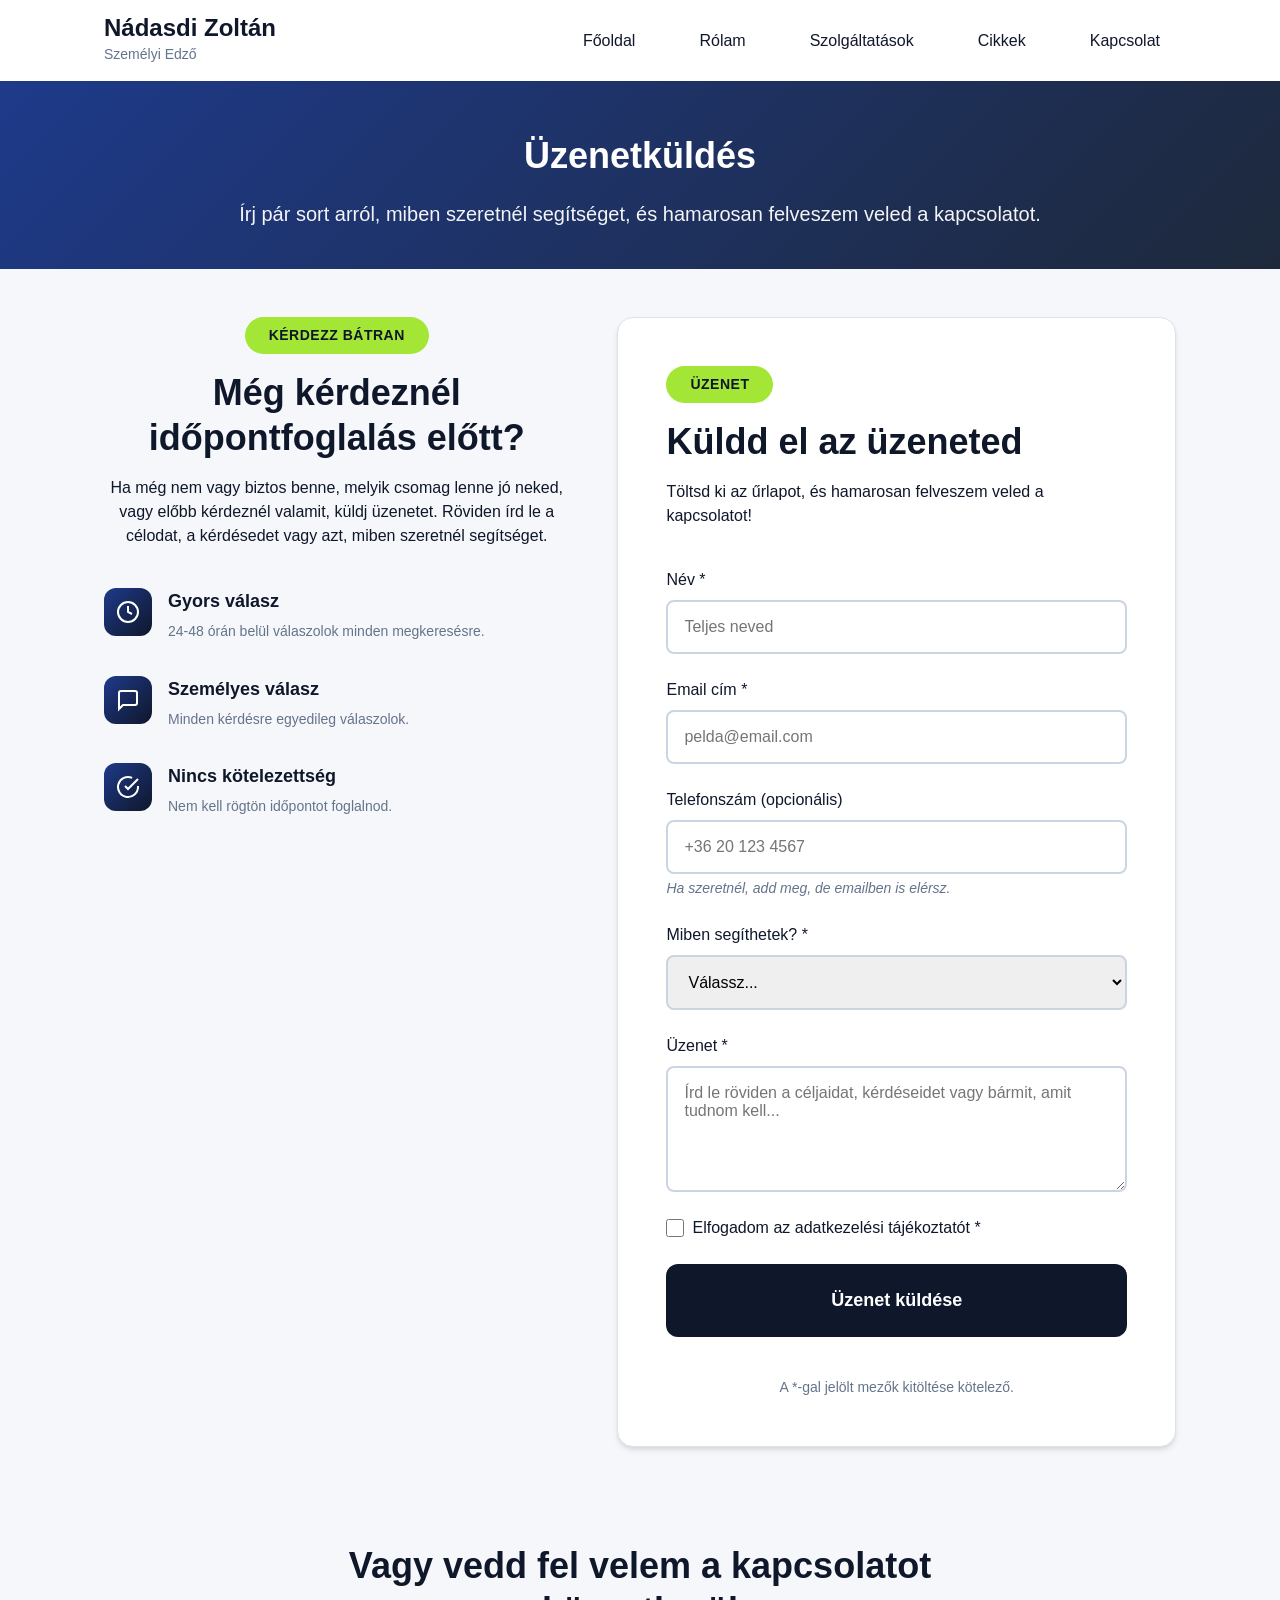
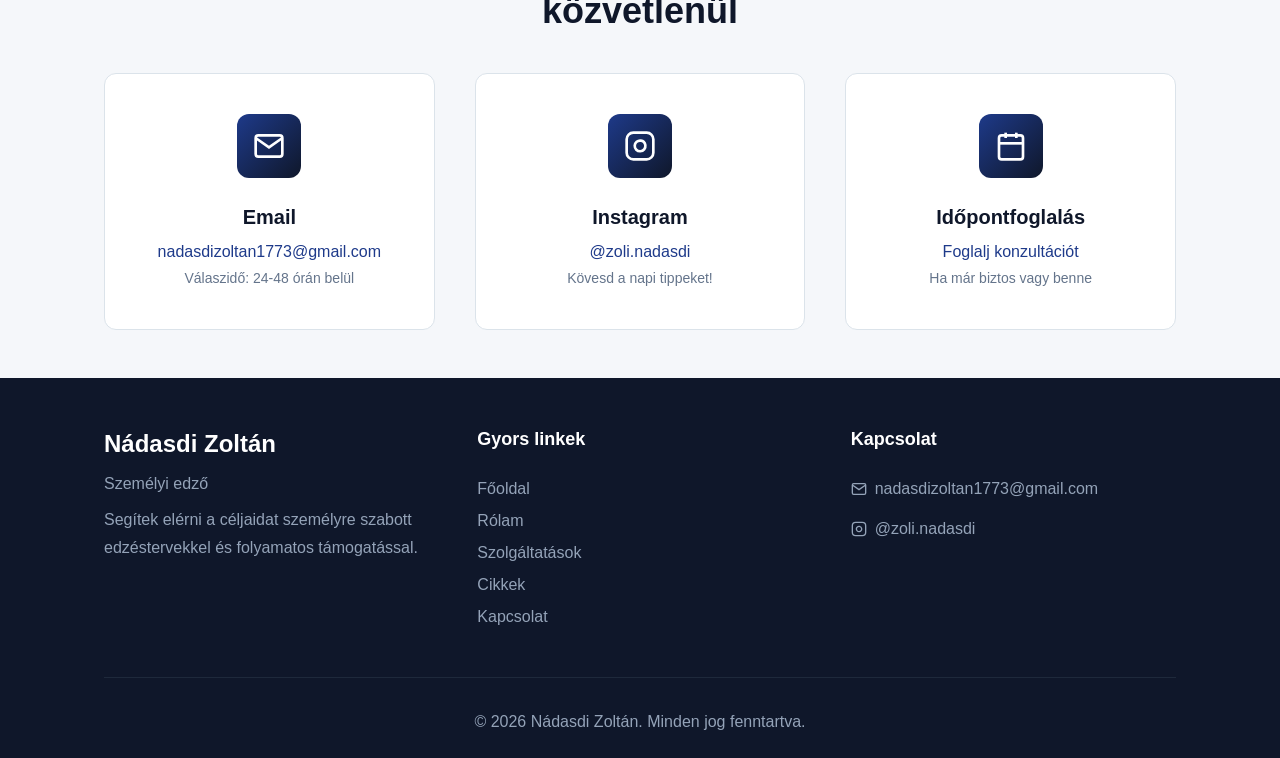
<file: uzenet.html>
<!DOCTYPE html>
<html lang="hu">
<head>
    <meta charset="UTF-8">
    <meta name="viewport" content="width=device-width, initial-scale=1.0">
    <meta name="description" content="Írj üzenetet Nádasdi Zoltánnak - Kérdezz bátran, ha még nem vagy biztos az időpontfoglalásban.">
    <title>Üzenetküldés - Nádasdi Zoltán</title>
    <link rel="stylesheet" href="css/style.css">
</head>
<body>
    <!-- Header és Navigáció -->
    <header class="header">
        <div class="container">
            <nav class="nav">
                <div class="nav-brand">
                    <h1 class="logo">Nádasdi Zoltán</h1>
                    <p class="logo-subtitle">Személyi Edző</p>
                </div>
                
                <button class="nav-toggle" id="navToggle" aria-label="Menü megnyitása">
                    <span></span>
                    <span></span>
                    <span></span>
                </button>
                
                <ul class="nav-menu" id="navMenu">
                    <li><a href="index.html" class="nav-link">Főoldal</a></li>
                    <li><a href="rolam.html" class="nav-link">Rólam</a></li>
                    <li><a href="szolgaltatasok.html" class="nav-link">Szolgáltatások</a></li>
                    <li><a href="cikkek.html" class="nav-link">Cikkek</a></li>
                    <li><a href="kapcsolat.html" class="nav-link">Kapcsolat</a></li>
                </ul>
            </nav>
        </div>
    </header>

    <!-- Page Hero -->
    <section class="page-hero">
        <div class="container">
            <h1 class="page-title">Üzenetküldés</h1>
            <p class="page-subtitle">Írj pár sort arról, miben szeretnél segítséget, és hamarosan felveszem veled a kapcsolatot.</p>
        </div>
    </section>

    <!-- Üzenetküldő szekció -->
    <section class="section compact message-section">
        <div class="container">
            <div class="message-grid">
                <!-- Magyarázó panel -->
                <div class="message-info">
                    <div class="section-header compact">
                        <span class="badge badge-light">Kérdezz bátran</span>
                        <h2 class="section-title">Még kérdeznél időpontfoglalás előtt?</h2>
                        <p>Ha még nem vagy biztos benne, melyik csomag lenne jó neked, vagy előbb kérdeznél valamit, küldj üzenetet. Röviden írd le a célodat, a kérdésedet vagy azt, miben szeretnél segítséget.</p>
                    </div>

                    <div class="message-benefits">
                        <div class="message-benefit">
                            <div class="message-benefit-icon">
                                <svg width="24" height="24" viewBox="0 0 24 24" fill="none" stroke="currentColor" stroke-width="2">
                                    <circle cx="12" cy="12" r="10"></circle>
                                    <polyline points="12 6 12 12 16 14"></polyline>
                                </svg>
                            </div>
                            <div class="message-benefit-text">
                                <h3>Gyors válasz</h3>
                                <p>24-48 órán belül válaszolok minden megkeresésre.</p>
                            </div>
                        </div>

                        <div class="message-benefit">
                            <div class="message-benefit-icon">
                                <svg width="24" height="24" viewBox="0 0 24 24" fill="none" stroke="currentColor" stroke-width="2">
                                    <path d="M21 15a2 2 0 0 1-2 2H7l-4 4V5a2 2 0 0 1 2-2h14a2 2 0 0 1 2 2z"></path>
                                </svg>
                            </div>
                            <div class="message-benefit-text">
                                <h3>Személyes válasz</h3>
                                <p>Minden kérdésre egyedileg válaszolok.</p>
                            </div>
                        </div>

                        <div class="message-benefit">
                            <div class="message-benefit-icon">
                                <svg width="24" height="24" viewBox="0 0 24 24" fill="none" stroke="currentColor" stroke-width="2">
                                    <path d="M22 11.08V12a10 10 0 1 1-5.93-9.14"></path>
                                    <polyline points="22 4 12 14.01 9 11.01"></polyline>
                                </svg>
                            </div>
                            <div class="message-benefit-text">
                                <h3>Nincs kötelezettség</h3>
                                <p>Nem kell rögtön időpontot foglalnod.</p>
                            </div>
                        </div>
                    </div>
                </div>

                <!-- Kapcsolati űrlap -->
                <div class="message-form-wrapper">
                    <div class="form-header">
                        <span class="badge badge-light">Üzenet</span>
                        <h2 class="section-title">Küldd el az üzeneted</h2>
                        <p>Töltsd ki az űrlapot, és hamarosan felveszem veled a kapcsolatot!</p>
                    </div>

                    <form id="contactForm" class="contact-form">
                        <div class="form-group">
                            <label for="name" class="form-label">Név *</label>
                            <input 
                                type="text" 
                                id="name" 
                                name="name" 
                                class="form-input" 
                                placeholder="Teljes neved"
                                required
                            >
                            <span class="form-error" id="nameError"></span>
                        </div>

                        <div class="form-group">
                            <label for="email" class="form-label">Email cím *</label>
                            <input 
                                type="email" 
                                id="email" 
                                name="email" 
                                class="form-input" 
                                placeholder="pelda@email.com"
                                required
                            >
                            <span class="form-error" id="emailError"></span>
                        </div>

                        <div class="form-group">
                            <label for="phone" class="form-label">Telefonszám (opcionális)</label>
                            <input
                                type="tel"
                                id="phone"
                                name="phone"
                                class="form-input"
                                placeholder="+36 20 123 4567"
                            >
                            <p class="form-hint">Ha szeretnél, add meg, de emailben is elérsz.</p>
                        </div>

                        <div class="form-group">
                            <label for="goal" class="form-label">Miben segíthetek? *</label>
                            <select id="goal" name="goal" class="form-select" required>
                                <option value="">Válassz...</option>
                                <option value="personal-training">Személyi edzés</option>
                                <option value="consultation">Első konzultáció / Állapotfelmérés</option>
                                <option value="online-plan">Online edzésterv</option>
                                <option value="nutrition">Étrend séma</option>
                                <option value="all-in">All In csomag</option>
                                <option value="other">Egyéb kérdés</option>
                            </select>
                            <span class="form-error" id="goalError"></span>
                        </div>

                        <div class="form-group">
                            <label for="message" class="form-label">Üzenet *</label>
                            <textarea 
                                id="message" 
                                name="message" 
                                class="form-textarea" 
                                rows="5" 
                                placeholder="Írd le röviden a céljaidat, kérdéseidet vagy bármit, amit tudnom kell..."
                                required
                            ></textarea>
                            <span class="form-error" id="messageError"></span>
                        </div>

                        <div class="form-group">
                            <label class="form-checkbox">
                                <input type="checkbox" id="privacy" name="privacy" required>
                                <span>Elfogadom az adatkezelési tájékoztatót *</span>
                            </label>
                            <span class="form-error" id="privacyError"></span>
                        </div>

                        <button type="submit" class="btn btn-primary btn-large btn-full">
                            Üzenet küldése
                        </button>

                        <p class="form-note">A *-gal jelölt mezők kitöltése kötelező.</p>
                    </form>

                    <!-- Sikeres üzenet (kezdetben rejtett) -->
                    <div id="successMessage" class="success-message" style="display: none;">
                        <div class="success-icon">✓</div>
                        <h3>Köszönöm az üzeneted!</h3>
                        <p>Hamarosan felveszem veled a kapcsolatot. Nézd meg a spam mappát is, ha nem találod az emailemet!</p>
                        <button id="sendAnother" class="btn btn-secondary">Új üzenet küldése</button>
                    </div>
                </div>
            </div>
        </div>
    </section>

    <!-- Alternatív kapcsolatfelvétel -->
    <section class="section compact alternative-contact-section">
        <div class="container">
            <div class="section-header compact centered">
                <h2 class="section-title">Vagy vedd fel velem a kapcsolatot közvetlenül</h2>
            </div>
            <div class="alternative-contact-grid">
                <div class="contact-method-card">
                    <div class="contact-method-icon">
                        <svg width="32" height="32" viewBox="0 0 24 24" fill="none" stroke="currentColor" stroke-width="2">
                            <path d="M4 4h16c1.1 0 2 .9 2 2v12c0 1.1-.9 2-2 2H4c-1.1 0-2-.9-2-2V6c0-1.1.9-2 2-2z"></path>
                            <polyline points="22,6 12,13 2,6"></polyline>
                        </svg>
                    </div>
                    <h3>Email</h3>
                    <a href="mailto:nadasdizoltan1773@gmail.com">nadasdizoltan1773@gmail.com</a>
                    <p class="text-small">Válaszidő: 24-48 órán belül</p>
                </div>

                <div class="contact-method-card">
                    <div class="contact-method-icon">
                        <svg width="32" height="32" viewBox="0 0 24 24" fill="none" stroke="currentColor" stroke-width="2">
                            <rect x="2" y="2" width="20" height="20" rx="5" ry="5"></rect>
                            <path d="M16 11.37A4 4 0 1 1 12.63 8 4 4 0 0 1 16 11.37z"></path>
                            <line x1="17.5" y1="6.5" x2="17.51" y2="6.5"></line>
                        </svg>
                    </div>
                    <h3>Instagram</h3>
                    <a href="https://instagram.com/zoli.nadasdi" target="_blank">@zoli.nadasdi</a>
                    <p class="text-small">Kövesd a napi tippeket!</p>
                </div>

                <div class="contact-method-card">
                    <div class="contact-method-icon">
                        <svg width="32" height="32" viewBox="0 0 24 24" fill="none" stroke="currentColor" stroke-width="2">
                            <rect x="3" y="4" width="18" height="18" rx="2" ry="2"></rect>
                            <line x1="16" y1="2" x2="16" y2="6"></line>
                            <line x1="8" y1="2" x2="8" y2="6"></line>
                            <line x1="3" y1="10" x2="21" y2="10"></line>
                        </svg>
                    </div>
                    <h3>Időpontfoglalás</h3>
                    <a href="kapcsolat.html">Foglalj konzultációt</a>
                    <p class="text-small">Ha már biztos vagy benne</p>
                </div>
            </div>
        </div>
    </section>

    <!-- Footer -->
    <footer class="footer">
        <div class="container">
            <div class="footer-grid">
                <div class="footer-col">
                    <h3 class="footer-title">Nádasdi Zoltán</h3>
                    <p class="footer-text">Személyi edző</p>
                    <p class="footer-text">Segítek elérni a céljaidat személyre szabott edzéstervekkel és folyamatos támogatással.</p>
                </div>
                <div class="footer-col">
                    <h4 class="footer-heading">Gyors linkek</h4>
                    <ul class="footer-links">
                        <li><a href="index.html">Főoldal</a></li>
                        <li><a href="rolam.html">Rólam</a></li>
                        <li><a href="szolgaltatasok.html">Szolgáltatások</a></li>
                        <li><a href="cikkek.html">Cikkek</a></li>
                        <li><a href="kapcsolat.html">Kapcsolat</a></li>
                    </ul>
                </div>
                <div class="footer-col">
                    <h4 class="footer-heading">Kapcsolat</h4>
                    <ul class="footer-contact">
                        <li>
                            <svg class="icon" width="16" height="16" viewBox="0 0 24 24" fill="none" stroke="currentColor" stroke-width="2">
                                <path d="M4 4h16c1.1 0 2 .9 2 2v12c0 1.1-.9 2-2 2H4c-1.1 0-2-.9-2-2V6c0-1.1.9-2 2-2z"></path>
                                <polyline points="22,6 12,13 2,6"></polyline>
                            </svg>
                            <a href="mailto:nadasdizoltan1773@gmail.com">nadasdizoltan1773@gmail.com</a>
                        </li>
                        <li>
                            <svg class="icon" width="16" height="16" viewBox="0 0 24 24" fill="none" stroke="currentColor" stroke-width="2">
                                <rect x="2" y="2" width="20" height="20" rx="5" ry="5"></rect>
                                <path d="M16 11.37A4 4 0 1 1 12.63 8 4 4 0 0 1 16 11.37z"></path>
                                <line x1="17.5" y1="6.5" x2="17.51" y2="6.5"></line>
                            </svg>
                            <a href="https://instagram.com/zoli.nadasdi" target="_blank">@zoli.nadasdi</a>
                        </li>
                    </ul>
                </div>
            </div>
            <div class="footer-bottom">
                <p>&copy; 2026 Nádasdi Zoltán. Minden jog fenntartva.</p>
            </div>
        </div>
    </footer>

    <script src="js/main.js"></script>
</body>
</html>
</file>
<file: css/style.css>
/* ============================================
   Nádasdi Zoltán - Személyi Edző Weboldal
   CSS Stylesheet
   ============================================ */

/* ============================================
   CSS VÁLTOZÓK (Design System)
   ============================================ */
:root {
    /* Színek - Világos szürke, sötétkék, lime akcentus */
    --color-primary: #0f172a;
    --color-primary-dark: #020617;
    --color-primary-light: #1e293b;
    --color-secondary: #1e3a8a;
    --color-accent: #a3e635;
    --color-accent-dark: #84cc16;
    --color-accent-light: #bef264;
    
    --color-dark: #0f172a;
    --color-dark-alt: #1e293b;
    --color-gray: #64748b;
    --color-gray-light: #94a3b8;
    --color-gray-lighter: #cbd5e1;
    --color-gray-lightest: #f1f5f9;
    
    --color-white: #ffffff;
    --color-off-white: #f8fafc;
    --color-bg-light: #f5f7fa;
    --color-bg-section: #eef2f6;
    --color-text: #0f172a;
    --color-text-light: #64748b;
    --color-border: #dbe3ea;
    
    --color-success: #10b981;
    --color-error: #ef4444;
    --color-warning: #f59e0b;
    
    /* Gradientek - Sötétkék */
    --gradient-primary: linear-gradient(135deg, #0f172a 0%, #1e293b 100%);
    --gradient-secondary: linear-gradient(135deg, #1e3a8a 0%, #243f73 100%);
    --gradient-dark: linear-gradient(135deg, #0f172a 0%, #1e293b 100%);
    
    /* Oldal háttér gradient - Finom vertikális átmenet */
    --gradient-page: linear-gradient(
        180deg,
        #f4f7fb 0%,
        #eef3f8 35%,
        #e8eef5 70%,
        #e2eaf3 100%
    );
    
    /* Tipográfia */
    --font-primary: -apple-system, BlinkMacSystemFont, 'Segoe UI', Roboto, 'Helvetica Neue', Arial, sans-serif;
    --font-heading: 'Segoe UI', -apple-system, BlinkMacSystemFont, Roboto, sans-serif;
    
    --font-size-xs: 0.75rem;
    --font-size-sm: 0.875rem;
    --font-size-base: 1rem;
    --font-size-lg: 1.125rem;
    --font-size-xl: 1.25rem;
    --font-size-2xl: 1.5rem;
    --font-size-3xl: 1.875rem;
    --font-size-4xl: 2.25rem;
    --font-size-5xl: 3rem;
    
    --font-weight-normal: 400;
    --font-weight-medium: 500;
    --font-weight-semibold: 600;
    --font-weight-bold: 700;
    
    --line-height-tight: 1.25;
    --line-height-normal: 1.5;
    --line-height-relaxed: 1.75;
    
    /* Térközök - Csökkentett értékek */
    --spacing-xs: 0.25rem;
    --spacing-sm: 0.5rem;
    --spacing-md: 1rem;
    --spacing-lg: 1.5rem;
    --spacing-xl: 2rem;
    --spacing-2xl: 2.5rem;
    --spacing-3xl: 3rem;
    --spacing-4xl: 4rem;
    
    /* Border radius */
    --radius-sm: 0.25rem;
    --radius-md: 0.5rem;
    --radius-lg: 0.75rem;
    --radius-xl: 1rem;
    --radius-2xl: 1.5rem;
    --radius-full: 9999px;
    
    /* Shadows */
    --shadow-sm: 0 1px 2px 0 rgba(0, 0, 0, 0.05);
    --shadow-md: 0 4px 6px -1px rgba(0, 0, 0, 0.1), 0 2px 4px -1px rgba(0, 0, 0, 0.06);
    --shadow-lg: 0 10px 15px -3px rgba(0, 0, 0, 0.1), 0 4px 6px -2px rgba(0, 0, 0, 0.05);
    --shadow-xl: 0 20px 25px -5px rgba(0, 0, 0, 0.1), 0 10px 10px -5px rgba(0, 0, 0, 0.04);
    
    /* Transitions */
    --transition-fast: 150ms ease-in-out;
    --transition-base: 300ms ease-in-out;
    --transition-slow: 500ms ease-in-out;
    
    /* Container - Kompaktabb */
    --container-max-width: 1120px;
    --container-padding: 1.5rem;
}

/* ============================================
   RESET ÉS ALAPOK
   ============================================ */
*, *::before, *::after {
    box-sizing: border-box;
    margin: 0;
    padding: 0;
}

html {
    scroll-behavior: smooth;
    font-size: 16px;
}

body {
    font-family: var(--font-primary);
    font-size: var(--font-size-base);
    line-height: var(--line-height-normal);
    color: var(--color-text);
    background: #f5f7fa;
    min-height: 100vh;
    -webkit-font-smoothing: antialiased;
    -moz-osx-font-smoothing: grayscale;
}

img {
    max-width: 100%;
    height: auto;
    display: block;
}

a {
    color: inherit;
    text-decoration: none;
    transition: color var(--transition-fast);
}

ul, ol {
    list-style: none;
}

button {
    font-family: inherit;
    cursor: pointer;
    border: none;
    background: none;
}

/* ============================================
   CONTAINER ÉS LAYOUT
   ============================================ */
.container {
    max-width: var(--container-max-width);
    margin: 0 auto;
    padding: 0 var(--container-padding);
    width: 100%;
}

.section {
    padding: var(--spacing-4xl) 0;
}

.section-header {
    text-align: center;
    margin-bottom: var(--spacing-3xl);
}

.section-title {
    font-family: var(--font-heading);
    font-size: var(--font-size-4xl);
    font-weight: var(--font-weight-bold);
    color: var(--color-dark);
    margin-bottom: var(--spacing-md);
    line-height: var(--line-height-tight);
}

.section-subtitle {
    font-size: var(--font-size-xl);
    color: var(--color-text-light);
    margin-bottom: var(--spacing-lg);
}

.section-description {
    font-size: var(--font-size-lg);
    color: var(--color-text-light);
    max-width: 700px;
    margin: 0 auto;
}

/* ============================================
   HEADER ÉS NAVIGÁCIÓ
   ============================================ */
.header {
    background: var(--color-white);
    box-shadow: 0 1px 3px rgba(0, 0, 0, 0.05);
    position: sticky;
    top: 0;
    z-index: 1000;
    transition: box-shadow var(--transition-base);
}

.nav {
    display: flex;
    justify-content: space-between;
    align-items: center;
    padding: var(--spacing-md) 0;
}

.nav-brand {
    display: flex;
    flex-direction: column;
}

.logo {
    font-size: var(--font-size-2xl);
    font-weight: var(--font-weight-bold);
    color: var(--color-primary);
    line-height: 1;
}

.logo-subtitle {
    font-size: var(--font-size-sm);
    color: var(--color-text-light);
    margin-top: var(--spacing-xs);
}

.nav-menu {
    display: flex;
    gap: var(--spacing-xl);
    align-items: center;
}

.nav-link {
    font-size: var(--font-size-base);
    font-weight: var(--font-weight-medium);
    color: var(--color-text);
    padding: var(--spacing-sm) var(--spacing-md);
    border-radius: var(--radius-md);
    transition: all var(--transition-fast);
    position: relative;
}

.nav-link:hover {
    color: var(--color-accent-dark);
    background-color: var(--color-gray-lightest);
}

.nav-link.active {
    color: var(--color-primary);
    font-weight: var(--font-weight-semibold);
}

.nav-link.active::after {
    content: '';
    position: absolute;
    bottom: 0;
    left: var(--spacing-md);
    right: var(--spacing-md);
    height: 2px;
    background: var(--color-accent);
    border-radius: var(--radius-full);
}

/* Hamburger menü */
.nav-toggle {
    display: none;
    flex-direction: column;
    gap: 5px;
    padding: var(--spacing-sm);
    background: transparent;
    border: none;
    cursor: pointer;
}

.nav-toggle span {
    width: 25px;
    height: 3px;
    background: var(--color-dark);
    border-radius: var(--radius-full);
    transition: all var(--transition-base);
}

.nav-toggle.active span:nth-child(1) {
    transform: rotate(45deg) translate(8px, 8px);
}

.nav-toggle.active span:nth-child(2) {
    opacity: 0;
}

.nav-toggle.active span:nth-child(3) {
    transform: rotate(-45deg) translate(7px, -7px);
}

/* ============================================
   HERO SZEKCIÓ - Két oszlopos layout
   ============================================ */
.hero {
    position: relative;
    padding: var(--spacing-4xl) 0;
    background: var(--color-white);
    overflow: hidden;
    box-shadow: 0 2px 8px rgba(15, 23, 42, 0.06);
}

.hero-grid {
    display: grid;
    grid-template-columns: 1fr 1fr;
    gap: var(--spacing-3xl);
    align-items: center;
    overflow: hidden;
}

.hero-content {
    position: relative;
}

.hero-badge {
    display: inline-block;
    padding: var(--spacing-sm) var(--spacing-lg);
    background: var(--color-accent);
    color: var(--color-dark);
    font-size: var(--font-size-sm);
    font-weight: var(--font-weight-semibold);
    border-radius: var(--radius-full);
    margin-bottom: var(--spacing-lg);
}

.hero-title {
    font-size: var(--font-size-5xl);
    font-weight: var(--font-weight-bold);
    color: var(--color-dark);
    margin-bottom: var(--spacing-lg);
    line-height: var(--line-height-tight);
}

.hero-subtitle {
    font-size: var(--font-size-xl);
    color: var(--color-text-light);
    margin-bottom: var(--spacing-2xl);
    line-height: var(--line-height-relaxed);
}

.hero-chips {
    display: flex;
    gap: var(--spacing-md);
    margin-bottom: var(--spacing-2xl);
    flex-wrap: wrap;
}

.hero-chip {
    padding: var(--spacing-sm) var(--spacing-lg);
    background: var(--color-white);
    border: 1px solid var(--color-border);
    border-radius: var(--radius-full);
    font-size: var(--font-size-sm);
    color: var(--color-text);
}

.hero-buttons {
    display: flex;
    gap: var(--spacing-lg);
    flex-wrap: wrap;
}

.hero-image-wrapper {
    position: relative;
}

.hero-image-card {
    background: var(--color-white);
    border-radius: var(--radius-2xl);
    padding: var(--spacing-md);
    box-shadow: 0 10px 40px rgba(0, 0, 0, 0.1);
    overflow: hidden;
}

.hero-image-card img {
    width: 100%;
    height: 500px;
    object-fit: cover;
    border-radius: var(--radius-xl);
}

/* ============================================
   PAGE HERO (Aloldalak)
   ============================================ */
.page-hero {
    background: linear-gradient(135deg, var(--color-secondary) 0%, var(--color-dark-alt) 100%);
    color: var(--color-white);
    padding: var(--spacing-3xl) 0 var(--spacing-2xl);
    text-align: center;
}

.page-title {
    font-size: var(--font-size-4xl);
    font-weight: var(--font-weight-bold);
    margin-bottom: var(--spacing-md);
}

.page-subtitle {
    font-size: var(--font-size-xl);
    opacity: 0.95;

.page-hero.compact {
    padding: var(--spacing-2xl) 0 var(--spacing-xl);
}

.page-intro-text {
    font-size: var(--font-size-lg);
    color: var(--color-text-light);
    line-height: var(--line-height-relaxed);
    max-width: 800px;
    margin: var(--spacing-lg) auto 0;
}
}

/* ============================================
   GOMBOK
   ============================================ */
.btn {
    display: inline-flex;
    align-items: center;
    justify-content: center;
    padding: var(--spacing-md) var(--spacing-xl);
    font-size: var(--font-size-base);
    font-weight: var(--font-weight-semibold);
    border-radius: var(--radius-lg);
    transition: all var(--transition-base);
    cursor: pointer;
    border: 2px solid transparent;
    text-align: center;
}

.btn-primary {
    background: var(--color-primary);
    color: var(--color-white);
}

.btn-primary:hover {
    background: var(--color-primary-dark);
    transform: translateY(-2px);
    box-shadow: var(--shadow-lg);
}

.btn-secondary {
    background: var(--color-white);
    color: var(--color-primary);
    border-color: var(--color-gray-lighter);
}

.btn-secondary:hover {
    background: var(--color-gray-lightest);
    border-color: var(--color-accent);
    transform: translateY(-2px);
    box-shadow: 0 4px 12px rgba(15, 23, 42, 0.15);
}

.btn-large {
    padding: var(--spacing-lg) var(--spacing-2xl);
    font-size: var(--font-size-lg);
}

.btn-full {
    width: 100%;
}

/* ============================================
   BADGE
   ============================================ */
.badge {
    display: inline-block;
    padding: var(--spacing-sm) var(--spacing-lg);
    background: var(--color-primary);
    color: var(--color-white);
    font-size: var(--font-size-sm);
    font-weight: var(--font-weight-semibold);
    border-radius: var(--radius-full);
    margin-bottom: var(--spacing-md);
    text-transform: uppercase;
    letter-spacing: 0.5px;
}

.badge-featured {
    background: var(--gradient-primary);
}

.badge-light {
    background: var(--color-accent);
    color: var(--color-dark);
    border: none;
}

/* ============================================
   CARD
   ============================================ */
.card {
    background: var(--color-white);
    border-radius: var(--radius-xl);
    padding: var(--spacing-2xl);
    box-shadow: 0 4px 12px rgba(15, 23, 42, 0.1);
    transition: all var(--transition-base);
    height: 100%;
    border: 1px solid rgba(226, 232, 240, 0.8);
}

.card:hover {
    transform: translateY(-5px);
    box-shadow: 0 12px 28px rgba(15, 23, 42, 0.15);
    border-color: var(--color-accent);
}

.card-icon {
    font-size: var(--font-size-4xl);
    margin-bottom: var(--spacing-lg);
}

.card-title {
    font-size: var(--font-size-xl);
    font-weight: var(--font-weight-bold);
    color: var(--color-dark);
    margin-bottom: var(--spacing-md);
}

.card-text {
    color: var(--color-text-light);
    line-height: var(--line-height-relaxed);
}

.card-list {
    list-style: none;
    margin-top: var(--spacing-lg);
}

.card-list li {
    padding: var(--spacing-sm) 0;
    color: var(--color-text-light);
    display: flex;
    align-items: center;
    gap: var(--spacing-sm);
}

.card-list li::before {
    content: '✓';
    color: var(--color-success);
    font-weight: var(--font-weight-bold);
}

.card-highlight {
    border: 2px solid var(--color-accent);
    background: var(--color-white);
}

.card-highlight:hover {
    border-color: var(--color-accent-dark);
    box-shadow: 0 8px 20px rgba(163, 230, 53, 0.15);
}

/* ============================================
   GRID RENDSZER
   ============================================ */
.grid {
    display: grid;
    gap: var(--spacing-2xl);
}

.grid-2 {
    grid-template-columns: repeat(auto-fit, minmax(300px, 1fr));
}

.grid-3 {
    grid-template-columns: repeat(auto-fit, minmax(280px, 1fr));
}

/* ============================================
   INTRO SZEKCIÓ
   ============================================ */
.intro-grid {
    display: grid;
    grid-template-columns: 1fr 1fr;
    gap: var(--spacing-3xl);
    align-items: center;
}

.intro-image img {
    border-radius: var(--radius-2xl);
    box-shadow: var(--shadow-lg);
    width: 100%;
    object-fit: cover;
}

.intro-content p {
    margin-bottom: var(--spacing-lg);
    color: var(--color-text-light);
    line-height: var(--line-height-relaxed);
}

.intro-content .btn {
    margin-top: var(--spacing-lg);
}

/* ============================================
   PROCESS STEPS
   ============================================ */
.process-panel {
    background: var(--color-white);
    border-radius: var(--radius-2xl);
    padding: var(--spacing-3xl);
    box-shadow: 0 6px 20px rgba(15, 23, 42, 0.1);
    border: 1px solid rgba(226, 232, 240, 0.8);
}

.process-steps {
    display: grid;
    gap: var(--spacing-2xl);
    margin-top: var(--spacing-2xl);
}

.process-step {
    display: flex;
    gap: var(--spacing-xl);
    align-items: flex-start;
}

.process-number {
    flex-shrink: 0;
    width: 60px;
    height: 60px;
    background: var(--color-accent);
    color: var(--color-dark);
    border-radius: var(--radius-full);
    display: flex;
    align-items: center;
    justify-content: center;
    font-size: var(--font-size-2xl);
    font-weight: var(--font-weight-bold);
    box-shadow: 0 4px 12px rgba(163, 230, 53, 0.3);
}

.process-title {
    font-size: var(--font-size-xl);
    font-weight: var(--font-weight-bold);
    color: var(--color-dark);
    margin-bottom: var(--spacing-sm);
}

.process-text {
    color: var(--color-text-light);
    line-height: var(--line-height-relaxed);
}

/* ============================================
   CTA SZEKCIÓ
   ============================================ */
.cta-section {
    background: linear-gradient(135deg, var(--color-secondary) 0%, var(--color-dark) 100%);
    color: var(--color-white);
}

.cta-content {
    text-align: center;
    max-width: 800px;
    margin: 0 auto;
}

.cta-title {
    font-size: var(--font-size-4xl);
    font-weight: var(--font-weight-bold);
    margin-bottom: var(--spacing-lg);
}

.cta-text {
    font-size: var(--font-size-lg);
    margin-bottom: var(--spacing-2xl);
    opacity: 0.95;
    line-height: var(--line-height-relaxed);
}

.cta-buttons {
    display: flex;
    gap: var(--spacing-lg);
    justify-content: center;
    flex-wrap: wrap;
}

/* CTA Panel - Új kártyás stílus */
.cta-panel-section {
    padding: var(--spacing-4xl) 0;
}

.cta-panel {
    background: linear-gradient(135deg, var(--color-secondary) 0%, var(--color-dark) 100%);
    color: var(--color-white);
    border-radius: var(--radius-2xl);
    padding: 56px 48px;
    text-align: center;
    max-width: var(--container-max-width);
    margin: 0 auto;
    box-shadow: 0 8px 24px rgba(15, 23, 42, 0.15);
    position: relative;
    overflow: hidden;
}

.cta-panel::before {
    content: '';
    position: absolute;
    top: -50%;
    right: -10%;
    width: 300px;
    height: 300px;
    background: radial-gradient(circle, rgba(163, 230, 53, 0.1) 0%, transparent 70%);
    border-radius: 50%;
}

.cta-panel-badge {
    display: inline-block;
    padding: var(--spacing-sm) var(--spacing-lg);
    background: var(--color-accent);
    color: var(--color-dark);
    font-size: var(--font-size-xs);
    font-weight: var(--font-weight-bold);
    border-radius: var(--radius-full);
    margin-bottom: var(--spacing-lg);
    letter-spacing: 1px;
}

.cta-panel-title {
    font-size: var(--font-size-4xl);
    font-weight: var(--font-weight-bold);
    margin-bottom: var(--spacing-lg);
    line-height: var(--line-height-tight);
    position: relative;
}

.cta-panel-text {
    font-size: var(--font-size-xl);
    margin-bottom: var(--spacing-2xl);
    opacity: 0.95;
    line-height: var(--line-height-relaxed);
    max-width: 700px;
    margin-left: auto;
    margin-right: auto;
    position: relative;
}

.cta-panel-buttons {
    display: flex;
    gap: var(--spacing-lg);
    justify-content: center;
    flex-wrap: wrap;
    position: relative;
}

.section-cta {
    text-align: center;
    margin-top: var(--spacing-3xl);
}

/* ============================================
   FOOTER
   ============================================ */
.footer {
    background: var(--color-dark);
    color: var(--color-white);
    padding: var(--spacing-3xl) 0 var(--spacing-lg);
}

.footer-grid {
    display: grid;
    grid-template-columns: repeat(auto-fit, minmax(250px, 1fr));
    gap: var(--spacing-3xl);
    margin-bottom: var(--spacing-2xl);
}

.footer-title {
    font-size: var(--font-size-2xl);
    font-weight: var(--font-weight-bold);
    margin-bottom: var(--spacing-sm);
}

.footer-text {
    color: var(--color-gray-light);
    margin-bottom: var(--spacing-sm);
    line-height: var(--line-height-relaxed);
}

.footer-heading {
    font-size: var(--font-size-lg);
    font-weight: var(--font-weight-semibold);
    margin-bottom: var(--spacing-lg);
}

.footer-links li {
    margin-bottom: var(--spacing-sm);
}

.footer-links a {
    color: var(--color-gray-light);
    transition: color var(--transition-fast);
}

.footer-links a:hover {
    color: var(--color-white);
}

.footer-contact li {
    display: flex;
    align-items: center;
    gap: var(--spacing-sm);
    margin-bottom: var(--spacing-md);
    color: var(--color-gray-light);
}

.footer-contact a {
    color: var(--color-gray-light);
    transition: color var(--transition-fast);
}

.footer-contact a:hover {
    color: var(--color-white);
}

.footer-bottom {
    text-align: center;
    padding-top: var(--spacing-xl);
    border-top: 1px solid var(--color-dark-alt);
    color: var(--color-gray-light);
}

/* ============================================
   ICON
   ============================================ */
.icon {
    display: inline-block;
    vertical-align: middle;
}

/* ============================================
   ABOUT PAGE - Continued in next section
   ============================================ */
/* About Intro - Közös nagy panel megoldás */
.about-intro-wrapper {
    background: var(--color-white);
    border-radius: var(--radius-2xl);
    padding: var(--spacing-3xl);
    box-shadow: 0 6px 16px rgba(15, 23, 42, 0.1);
    border: 1px solid rgba(226, 232, 240, 0.8);
}

.about-intro-grid {
    display: grid;
    grid-template-columns: 1fr 1.2fr;
    gap: var(--spacing-3xl);
    align-items: start;
}

/* Fotós kártya - nagyobb és erősebb */
.about-photo-card {
    position: relative;
}

.about-photo-card .placeholder-image {
    background: linear-gradient(135deg, var(--color-bg-section) 0%, var(--color-gray-lightest) 100%);
    border-radius: var(--radius-xl);
    min-height: 450px;
    display: flex;
    align-items: center;
    justify-content: center;
    border: 2px solid rgba(226, 232, 240, 0.6);
    transition: all var(--transition-base);
}

.about-photo-card .placeholder-image:hover {
    border-color: var(--color-accent);
    box-shadow: 0 4px 12px rgba(163, 230, 53, 0.15);
}

.about-photo-card .placeholder-content {
    text-align: center;
}

.about-photo-card .placeholder-icon {
    font-size: 4rem;
    margin-bottom: var(--spacing-lg);
    opacity: 0.6;
}

.about-photo-card .placeholder-text {
    font-size: var(--font-size-lg);
    color: var(--color-text-light);
    font-weight: var(--font-weight-medium);
}

/* Szöveg panel */
.about-text-panel {
    display: flex;
    flex-direction: column;
}

.about-text-panel .badge {
    margin-bottom: var(--spacing-md);
}

.intro-title {
    font-family: var(--font-heading);
    font-size: var(--font-size-3xl);
    font-weight: var(--font-weight-bold);
    color: var(--color-dark);
    margin-bottom: var(--spacing-xl);
    line-height: var(--line-height-tight);
}

.intro-copy p {
    margin-bottom: var(--spacing-xl);
    color: var(--color-text);
    line-height: 1.8;
    font-size: var(--font-size-lg);
}

.intro-copy p:last-child {
    margin-bottom: 0;
}

.intro-copy p:first-child {
    font-weight: var(--font-weight-medium);
}

.philosophy-section,
.experience-section,
.why-me-section {
    background: transparent;
}

.experience-panel {
    background: var(--color-white);
    border-radius: var(--radius-2xl);
    padding: var(--spacing-3xl);
    box-shadow: 0 4px 12px rgba(15, 23, 42, 0.08);
    border: 1px solid rgba(226, 232, 240, 0.8);
    max-width: 900px;
    margin: 0 auto;
}

.experience-content {
    max-width: 100%;
}

.experience-item {
    display: flex;
    gap: var(--spacing-xl);
    align-items: flex-start;
    margin-bottom: var(--spacing-2xl);
}

.experience-item:last-child {
    margin-bottom: 0;
}

.experience-icon {
    font-size: var(--font-size-4xl);
    flex-shrink: 0;
}

.experience-text h3 {
    font-size: var(--font-size-xl);
    font-weight: var(--font-weight-bold);
    color: var(--color-dark);
    margin-bottom: var(--spacing-sm);
}

.experience-text p {
    color: var(--color-text-light);
    line-height: var(--line-height-relaxed);
}

.why-me-grid {
    display: grid;
    grid-template-columns: repeat(auto-fit, minmax(300px, 1fr));
    gap: var(--spacing-xl);
}

.why-me-item {
    padding: var(--spacing-xl);
    background: var(--color-white);
    border-radius: var(--radius-lg);
    border: 1px solid rgba(226, 232, 240, 0.8);
    box-shadow: 0 4px 12px rgba(15, 23, 42, 0.08);
    border-left: 4px solid var(--color-accent);
    transition: all var(--transition-base);
}

.why-me-item:hover {
    box-shadow: 0 8px 20px rgba(15, 23, 42, 0.12);
    transform: translateY(-2px);
}

.why-me-item h3 {
    font-size: var(--font-size-lg);
    font-weight: var(--font-weight-semibold);
    color: var(--color-dark);
    margin-bottom: var(--spacing-sm);
}

.why-me-item p {
    color: var(--color-text-light);
    line-height: var(--line-height-relaxed);
}

/* ============================================
   SERVICES PAGE
   ============================================ */
.service-detail {
    padding: var(--spacing-3xl) 0;
}

.service-detail.alt {
    background: var(--color-white);
}

.service-detail.featured {
    background: var(--color-bg-section);
}

.service-grid {
    display: grid;
    grid-template-columns: 1fr 1.5fr;
    gap: var(--spacing-3xl);
    align-items: start;
}

.service-grid.reverse {
    grid-template-columns: 1.5fr 1fr;
}

.service-image img {
    border-radius: var(--radius-2xl);
    box-shadow: var(--shadow-lg);
    width: 100%;
    object-fit: cover;
}

.service-intro {
    font-size: var(--font-size-lg);
    color: var(--color-text-light);
    margin-bottom: var(--spacing-xl);
    line-height: var(--line-height-relaxed);
}

.service-subtitle {
    font-size: var(--font-size-xl);
    font-weight: var(--font-weight-semibold);
    color: var(--color-dark);
    margin: var(--spacing-xl) 0 var(--spacing-md);
}

.service-list {
    list-style: none;
    margin-bottom: var(--spacing-xl);
}

.service-list li {
    padding: var(--spacing-sm) 0;
    color: var(--color-text-light);
    display: flex;
    align-items: flex-start;
    gap: var(--spacing-sm);
    line-height: var(--line-height-relaxed);
}

.service-list li::before {
    content: '✓';
    color: var(--color-success);
    font-weight: var(--font-weight-bold);
    flex-shrink: 0;
}

.service-cta {
    display: flex;
    gap: var(--spacing-lg);
    margin-top: var(--spacing-2xl);
    flex-wrap: wrap;
}

.service-highlight {
    background: var(--color-bg-section);
    padding: var(--spacing-lg);
    border-radius: var(--radius-lg);
    border-left: 4px solid var(--color-warning);
    margin-top: var(--spacing-xl);
}

.faq-section {
    background: transparent;
}

.faq-grid {
    display: grid;
    grid-template-columns: repeat(auto-fit, minmax(300px, 1fr));
    gap: var(--spacing-xl);
}

.faq-item {
    padding: var(--spacing-xl);
    background: var(--color-white);
    border-radius: var(--radius-lg);
    border: 1px solid rgba(226, 232, 240, 0.8);
    box-shadow: 0 4px 12px rgba(15, 23, 42, 0.08);
    transition: all var(--transition-base);
}

.faq-item:hover {
    border-color: var(--color-accent);
    box-shadow: 0 8px 20px rgba(15, 23, 42, 0.12);
}

.faq-question {
    font-size: var(--font-size-lg);
    font-weight: var(--font-weight-semibold);
    color: var(--color-dark);
    margin-bottom: var(--spacing-md);
}

.faq-answer {
    color: var(--color-text-light);
    line-height: var(--line-height-relaxed);
}

/* ============================================
   PRICING PAGE - Part 1
   ============================================ */
.pricing-intro {
    text-align: center;
    max-width: 800px;
    margin: 0 auto var(--spacing-3xl);
}

.pricing-intro p {
    font-size: var(--font-size-lg);
    color: var(--color-text-light);
    margin-bottom: var(--spacing-xl);
}

.pricing-note {
    display: flex;
    align-items: center;
    justify-content: center;
    gap: var(--spacing-md);
    padding: var(--spacing-lg);
    background: var(--color-warning);
    color: var(--color-white);
    border-radius: var(--radius-lg);
}

.pricing-section {
    background: transparent;
}

.pricing-section.alt {
    background: transparent;
}

.pricing-section.featured-section {
    background: transparent;
}

.pricing-grid {
    display: grid;
    grid-template-columns: repeat(auto-fit, minmax(280px, 1fr));
    gap: var(--spacing-2xl);
}

.pricing-grid-2 {
    display: grid;
    grid-template-columns: repeat(auto-fit, minmax(320px, 1fr));
    gap: var(--spacing-2xl);
}

.pricing-card {
    background: var(--color-white);
    border-radius: var(--radius-xl);
    padding: var(--spacing-2xl);
    box-shadow: 0 4px 12px rgba(0, 0, 0, 0.06);
    transition: all var(--transition-base);
    position: relative;
    border: 2px solid transparent;
}

.pricing-card:hover {
    transform: translateY(-5px);
    box-shadow: 0 12px 24px rgba(0, 0, 0, 0.1);
}

.pricing-card.featured {
    border-color: var(--color-accent);
    box-shadow: 0 8px 20px rgba(163, 230, 53, 0.2);
    background: var(--color-white);
}

.pricing-badge {
    position: absolute;
    top: -15px;
    right: var(--spacing-xl);
    background: var(--color-accent);
    color: var(--color-dark);
    padding: var(--spacing-sm) var(--spacing-lg);
    border-radius: var(--radius-full);
    font-size: var(--font-size-sm);
    font-weight: var(--font-weight-semibold);
    box-shadow: 0 4px 12px rgba(163, 230, 53, 0.3);
}

.pricing-header {
    text-align: center;
    margin-bottom: var(--spacing-xl);
}

.pricing-title {
    font-size: var(--font-size-2xl);
    font-weight: var(--font-weight-bold);
    color: var(--color-dark);
    margin-bottom: var(--spacing-sm);
}

.pricing-subtitle {
    color: var(--color-text-light);
}

.pricing-price {
    text-align: center;
    margin-bottom: var(--spacing-lg);
}

.price-amount {
    font-size: var(--font-size-5xl);
    font-weight: var(--font-weight-bold);
    color: var(--color-primary);
}

.price-currency {
    font-size: var(--font-size-xl);
    color: var(--color-text-light);
    margin-left: var(--spacing-sm);
}

.pricing-savings {
    text-align: center;
    margin-bottom: var(--spacing-lg);
    color: var(--color-success);
    font-weight: var(--font-weight-semibold);
}

.pricing-savings.large {
    font-size: var(--font-size-lg);
}

.pricing-features {
    list-style: none;
    margin-bottom: var(--spacing-xl);
}

.pricing-features li {
    display: flex;
    align-items: center;
    gap: var(--spacing-sm);
    padding: var(--spacing-sm) 0;
    color: var(--color-text-light);
}

.pricing-card-large {
    max-width: 900px;
    margin: 0 auto;
    padding: var(--spacing-3xl);
}

.pricing-includes {
    margin: var(--spacing-2xl) 0;
}

.pricing-includes h4 {
    font-size: var(--font-size-xl);
    font-weight: var(--font-weight-semibold);
    color: var(--color-dark);
    margin-bottom: var(--spacing-lg);
}

.includes-grid {
    display: grid;
    gap: var(--spacing-lg);
}

.include-item {
    display: flex;
    gap: var(--spacing-md);
    align-items: flex-start;
}

.include-item strong {
    color: var(--color-dark);
    display: block;
    margin-bottom: var(--spacing-xs);
}

.include-item p {
    color: var(--color-text-light);
    font-size: var(--font-size-sm);
}

.pricing-highlight {
    background: var(--color-bg-section);
    padding: var(--spacing-lg);
    border-radius: var(--radius-lg);
    margin: var(--spacing-xl) 0;
}

.pricing-featured {
    max-width: 1000px;
    margin: 0 auto;
}

.comparison-section {
    background: transparent;
}

.comparison-table-wrapper {
    overflow-x: auto;
}

.comparison-table {
    width: 100%;
    border-collapse: collapse;
    background: var(--color-white);
    border-radius: var(--radius-lg);
    overflow: hidden;
    box-shadow: var(--shadow-md);
}

.comparison-table th,
.comparison-table td {
    padding: var(--spacing-lg);
    text-align: left;
    border-bottom: 1px solid var(--color-gray-lighter);
}

.comparison-table th {
    background: var(--color-bg-section);
    font-weight: var(--font-weight-semibold);
    color: var(--color-dark);
}

.comparison-table .featured-col {
    background: rgba(163, 230, 53, 0.18);
    color: var(--color-dark);
    border-right: 2px solid var(--color-accent);
}

.comparison-table thead .featured-col {
    background: rgba(163, 230, 53, 0.35);
    font-weight: var(--font-weight-bold);
}

.comparison-table tbody tr:hover {
    background: var(--color-bg-section);
}

.comparison-table .price-row {
    font-size: var(--font-size-lg);
    background: var(--color-bg-section);
}

.pricing-note-subtle {
    display: flex;
    align-items: center;
    gap: var(--spacing-sm);
    padding: var(--spacing-md) var(--spacing-lg);
    background: var(--color-bg-section);
    border-left: 3px solid var(--color-border);
    border-radius: var(--radius-md);
    max-width: 800px;
    margin: 0 auto;
}

.pricing-note-subtle .icon {
    flex-shrink: 0;
    color: var(--color-text-light);
}

.pricing-note-subtle p {
    margin: 0;
    font-size: var(--font-size-sm);
    color: var(--color-text-light);
}

/* Intro content center */
.intro-content-center {
    max-width: 800px;
    margin: 0 auto;
    text-align: center;
}

/* ============================================
   FEATURED PACKAGE - All In (Two Column)
   ============================================ */
.featured-package-section {
    background: transparent;
}

.featured-package-card {
    background: var(--color-white);
    border-radius: var(--radius-2xl);
    padding: var(--spacing-3xl);
    box-shadow: 0 12px 32px rgba(15, 23, 42, 0.12);
    border: 2px solid var(--color-border);
    border-top: 4px solid var(--color-accent);
    position: relative;
    max-width: 1000px;
    margin: 0 auto;
}

.featured-badge {
    position: absolute;
    top: -12px;
    left: var(--spacing-3xl);
    background: var(--color-accent);
    color: var(--color-dark);
    padding: var(--spacing-sm) var(--spacing-lg);
    border-radius: var(--radius-full);
    font-size: var(--font-size-xs);
    font-weight: var(--font-weight-bold);
    letter-spacing: 0.5px;
    box-shadow: 0 4px 12px rgba(163, 230, 53, 0.3);
}

.featured-package-grid {
    display: grid;
    grid-template-columns: 1fr 1fr;
    gap: var(--spacing-3xl);
    margin-bottom: var(--spacing-2xl);
}

.featured-package-left {
    border-right: 2px solid var(--color-bg-section);
    padding-right: var(--spacing-3xl);
}

.featured-package-title {
    font-size: var(--font-size-3xl);
    font-weight: var(--font-weight-bold);
    color: var(--color-primary);
    margin-bottom: var(--spacing-md);
}

.featured-package-description {
    font-size: var(--font-size-base);
    color: var(--color-text-light);
    line-height: var(--line-height-relaxed);
    margin-bottom: var(--spacing-2xl);
}

.featured-package-price {
    margin-bottom: var(--spacing-lg);
}

.featured-package-price .price-amount {
    font-size: 3.5rem;
    font-weight: var(--font-weight-bold);
    color: var(--color-primary);
    line-height: 1;
}

.featured-package-price .price-currency {
    font-size: var(--font-size-xl);
    color: var(--color-text-light);
    margin-left: var(--spacing-sm);
}

.featured-package-savings {
    display: inline-flex;
    align-items: center;
    gap: var(--spacing-sm);
    padding: var(--spacing-sm) var(--spacing-lg);
    background: rgba(163, 230, 53, 0.15);
    color: var(--color-dark);
    border-radius: var(--radius-full);
    font-weight: var(--font-weight-semibold);
    font-size: var(--font-size-sm);
}

.featured-package-savings .icon {
    color: var(--color-accent);
}

.featured-package-right {
    padding-left: var(--spacing-xl);
}

.featured-package-list-title {
    font-size: var(--font-size-xl);
    font-weight: var(--font-weight-semibold);
    color: var(--color-primary);
    margin-bottom: var(--spacing-lg);
}

.featured-package-list {
    list-style: none;
    display: flex;
    flex-direction: column;
    gap: var(--spacing-md);
}

.featured-package-list li {
    display: flex;
    align-items: center;
    gap: var(--spacing-md);
    font-size: var(--font-size-base);
    color: var(--color-text);
}

.featured-package-list .icon {
    flex-shrink: 0;
    color: var(--color-accent);
}

.featured-package-card .btn {
    display: inline-flex;
    margin: 0 auto;
}

/* ============================================
   NOTICE BOX - Yellow Warning
   ============================================ */
.notice-box-warning {
    display: flex;
    align-items: center;
    gap: var(--spacing-lg);
    padding: var(--spacing-xl) var(--spacing-2xl);
    background: #fff7d6;
    border: 2px solid #facc15;
    border-left: 5px solid #f59e0b;
    border-radius: var(--radius-xl);
    max-width: 800px;
    margin: 0 auto;
    box-shadow: 0 4px 12px rgba(245, 158, 11, 0.15);
}

.notice-box-warning .notice-icon {
    flex-shrink: 0;
    width: 44px;
    height: 44px;
    display: flex;
    align-items: center;
    justify-content: center;
    background: #f59e0b;
    color: var(--color-white);
    border-radius: var(--radius-lg);
}

.notice-box-warning .notice-icon .icon {
    color: var(--color-white);
}

.notice-box-warning .notice-content {
    flex: 1;
}

.notice-box-warning .notice-title {
    display: block;
    font-size: var(--font-size-lg);
    font-weight: var(--font-weight-bold);
    color: #92400e;
    margin-bottom: var(--spacing-xs);
}

.notice-box-warning .notice-text {
    font-size: var(--font-size-base);
    color: #78350f;
    line-height: var(--line-height-relaxed);
    margin: 0;
}

.intro-text {
    font-size: var(--font-size-lg);
    color: var(--color-text-light);
    line-height: var(--line-height-relaxed);
}

/* Value section */
.value-section {
    background: transparent;
}

.value-grid {
    display: grid;
    grid-template-columns: repeat(auto-fit, minmax(280px, 1fr));
    gap: var(--spacing-xl);
}

.value-card {
    text-align: center;
    padding: var(--spacing-xl);
    background: var(--color-white);
    border-radius: var(--radius-lg);
    transition: all var(--transition-base);
    border: 1px solid var(--color-gray-lighter);
}

.value-card:hover {
    border-color: var(--color-accent);
    box-shadow: 0 8px 20px rgba(163, 230, 53, 0.15);
    transform: translateY(-3px);
}

.value-icon {
    font-size: 2.5rem;
    margin-bottom: var(--spacing-md);
}

.value-title {
    font-size: var(--font-size-lg);
    font-weight: var(--font-weight-semibold);
    color: var(--color-dark);
    margin-bottom: var(--spacing-sm);
}

.value-text {
    color: var(--color-text-light);
    line-height: var(--line-height-relaxed);
    font-size: var(--font-size-base);
}

/* ============================================
   ARTICLES PAGE
   ============================================ */
.articles-intro {
    text-align: center;
    max-width: 800px;
    margin: 0 auto var(--spacing-3xl);
}

.articles-intro p {
    font-size: var(--font-size-lg);
    color: var(--color-text-light);
}

.articles-grid {
    display: grid;
    grid-template-columns: repeat(auto-fit, minmax(320px, 1fr));
    gap: var(--spacing-2xl);
}

.article-card {
    background: var(--color-white);
    border-radius: var(--radius-xl);
    overflow: hidden;
    box-shadow: 0 4px 12px rgba(0, 0, 0, 0.06);
    transition: all var(--transition-base);
    border: 1px solid rgba(0, 0, 0, 0.04);
}

.article-card:hover {
    transform: translateY(-5px);
    box-shadow: 0 12px 24px rgba(0, 0, 0, 0.1);
    border-color: var(--color-accent);
}

.article-image {
    position: relative;
    height: 200px;
    overflow: hidden;
}

.article-image img {
    width: 100%;
    height: 100%;
    object-fit: cover;
}

.article-category {
    position: absolute;
    top: var(--spacing-md);
    right: var(--spacing-md);
    background: var(--color-accent);
    color: var(--color-dark);
    padding: var(--spacing-sm) var(--spacing-md);
    border-radius: var(--radius-full);
    font-size: var(--font-size-xs);
    font-weight: var(--font-weight-semibold);
    text-transform: uppercase;
}

.article-content {
    padding: var(--spacing-xl);
}

.article-meta {
    display: flex;
    gap: var(--spacing-lg);
    margin-bottom: var(--spacing-md);
    font-size: var(--font-size-sm);
    color: var(--color-text-light);
}

.article-title {
    font-size: var(--font-size-xl);
    font-weight: var(--font-weight-bold);
    color: var(--color-dark);
    margin-bottom: var(--spacing-md);
    line-height: var(--line-height-tight);
}

.article-excerpt {
    color: var(--color-text-light);
    line-height: var(--line-height-relaxed);
    margin-bottom: var(--spacing-lg);
}

.article-link {
    color: var(--color-primary);
    font-weight: var(--font-weight-semibold);
    transition: color var(--transition-fast);
}

.article-link:hover {
    color: var(--color-primary-dark);
}

.categories-section {
    background: var(--color-white);
}

.categories-grid {
    display: grid;
    grid-template-columns: repeat(auto-fit, minmax(250px, 1fr));
    gap: var(--spacing-xl);
}

.category-card {
    text-align: center;
    padding: var(--spacing-2xl);
    background: var(--color-white);
    border-radius: var(--radius-xl);
    transition: all var(--transition-base);
    border: 1px solid var(--color-gray-lighter);
}

.category-card:hover {
    border-color: var(--color-accent);
    box-shadow: 0 8px 20px rgba(163, 230, 53, 0.15);
    transform: translateY(-3px);
}

.category-icon {
    font-size: var(--font-size-4xl);
    margin-bottom: var(--spacing-md);
}

.category-title {
    font-size: var(--font-size-xl);
    font-weight: var(--font-weight-bold);
    color: var(--color-dark);
    margin-bottom: var(--spacing-sm);
}

.category-description {
    color: var(--color-text-light);
    margin-bottom: var(--spacing-md);
}

.category-count {
    display: inline-block;
    padding: var(--spacing-xs) var(--spacing-md);
    background: var(--color-accent);
    color: var(--color-dark);
    border-radius: var(--radius-full);
    font-size: var(--font-size-xs);
    font-weight: var(--font-weight-semibold);
}

.newsletter-section {
    background: linear-gradient(135deg, var(--color-secondary) 0%, var(--color-dark) 100%);
    color: var(--color-white);
}

.newsletter-content {
    display: grid;
    grid-template-columns: 1fr 1fr;
    gap: var(--spacing-3xl);
    align-items: center;
}

.form-inline {
    display: flex;
    gap: var(--spacing-md);
}

.form-inline .form-input {
    flex: 1;
}

.newsletter-note {
    margin-top: var(--spacing-md);
    font-size: var(--font-size-sm);
    opacity: 0.8;
}

.topics-section {
    background: var(--color-white);
}

.topics-grid {
    display: grid;
    grid-template-columns: repeat(auto-fit, minmax(250px, 1fr));
    gap: var(--spacing-md);
}

.topic-item {
    display: flex;
    align-items: center;
    gap: var(--spacing-sm);
    padding: var(--spacing-md);
    background: var(--color-bg-section);
    border-radius: var(--radius-md);
    color: var(--color-text-light);
}

.future-features {
    background: var(--color-white);
}

.info-box {
    display: flex;
    gap: var(--spacing-xl);
    padding: var(--spacing-2xl);
    background: var(--color-bg-section);
    border-radius: var(--radius-xl);
    border-left: 4px solid var(--color-accent);
}

.info-icon {
    font-size: var(--font-size-4xl);
    flex-shrink: 0;
}

.info-content h3 {
    font-size: var(--font-size-xl);
    font-weight: var(--font-weight-bold);
    color: var(--color-dark);
    margin-bottom: var(--spacing-sm);
}

.info-content p {
    color: var(--color-text-light);
    line-height: var(--line-height-relaxed);
}

/* ============================================
   CONTACT PAGE
   ============================================ */
.contact-section {
    background: var(--color-white);
}

.contact-grid {
    display: grid;
    grid-template-columns: 1fr 1.5fr;
    gap: var(--spacing-4xl);
}

.contact-methods {
    margin: var(--spacing-2xl) 0;
}

.contact-method {
    display: flex;
    gap: var(--spacing-lg);
    margin-bottom: var(--spacing-2xl);
}

.contact-icon {
    flex-shrink: 0;
    width: 50px;
    height: 50px;
    background: var(--color-accent);
    color: var(--color-dark);
    border-radius: var(--radius-lg);
    display: flex;
    align-items: center;
    justify-content: center;
}

.contact-details h3 {
    font-size: var(--font-size-lg);
    font-weight: var(--font-weight-semibold);
    color: var(--color-dark);
    margin-bottom: var(--spacing-xs);
}

.contact-details a {
    color: var(--color-primary);
    font-weight: var(--font-weight-medium);
}

.contact-details a:hover {
    text-decoration: underline;
}

.contact-details p {
    color: var(--color-text-light);
    font-size: var(--font-size-sm);
}

.text-small {
    font-size: var(--font-size-sm);
}

.contact-hours {
    padding: var(--spacing-xl);
    background: var(--color-bg-section);
    border-radius: var(--radius-lg);
}

.contact-hours h3 {
    font-size: var(--font-size-lg);
    font-weight: var(--font-weight-semibold);
    color: var(--color-dark);
    margin-bottom: var(--spacing-md);
}

.contact-hours ul {
    list-style: none;
}

.contact-hours li {
    padding: var(--spacing-sm) 0;
    color: var(--color-text-light);
}

.contact-form-wrapper {
    background: var(--color-white);
    padding: var(--spacing-2xl);
    border-radius: var(--radius-xl);
    box-shadow: 0 8px 20px rgba(0, 0, 0, 0.08);
    border: 1px solid var(--color-gray-lighter);
}

.form-header {
    margin-bottom: var(--spacing-2xl);
}

.contact-form {
    display: flex;
    flex-direction: column;
    gap: var(--spacing-lg);
}

.form-group {
    display: flex;
    flex-direction: column;
}

.form-label {
    font-weight: var(--font-weight-medium);
    color: var(--color-dark);
    margin-bottom: var(--spacing-sm);
}

.form-input,
.form-select,
.form-textarea {
    padding: var(--spacing-md);
    border: 2px solid var(--color-gray-lighter);
    border-radius: var(--radius-md);
    font-family: inherit;
    font-size: var(--font-size-base);
    transition: all var(--transition-fast);
}

.form-input:focus,
.form-select:focus,
.form-textarea:focus {
    outline: none;
    border-color: var(--color-accent);
    box-shadow: 0 0 0 3px rgba(163, 230, 53, 0.15);
}

.form-textarea {
    resize: vertical;
    min-height: 120px;
}

.form-checkbox {
    display: flex;
    align-items: center;
    gap: var(--spacing-sm);
    cursor: pointer;
}

.form-checkbox input[type="checkbox"] {
    width: 18px;
    height: 18px;
    cursor: pointer;
}

.form-error {
    color: var(--color-error);
    font-size: var(--font-size-sm);
    margin-top: var(--spacing-xs);
    display: none;
}

.form-error.show {
    display: block;
}

.form-hint {
    color: var(--color-text-light);
    font-size: var(--font-size-sm);
    margin-top: var(--spacing-xs);
    font-style: italic;
}

.form-note {
    text-align: center;
    color: var(--color-text-light);
    font-size: var(--font-size-sm);
    margin-top: var(--spacing-md);
}

.success-message {
    text-align: center;
    padding: var(--spacing-3xl);
}

.success-icon {
    width: 80px;
    height: 80px;
    background: var(--color-success);
    color: var(--color-white);
    border-radius: var(--radius-full);
    display: flex;
    align-items: center;
    justify-content: center;
    font-size: var(--font-size-4xl);
    font-weight: var(--font-weight-bold);
    margin: 0 auto var(--spacing-lg);
}

.success-message h3 {
    font-size: var(--font-size-2xl);
    font-weight: var(--font-weight-bold);
    color: var(--color-dark);
    margin-bottom: var(--spacing-md);
}

.success-message p {
    color: var(--color-text-light);
    margin-bottom: var(--spacing-xl);
    line-height: var(--line-height-relaxed);
}

/* ============================================
   PLACEHOLDER IMAGE STYLES - Szebb vizuális placeholderek
   ============================================ */
.placeholder-image {
    background: linear-gradient(135deg, var(--color-secondary) 0%, var(--color-dark) 100%);
    display: flex;
    align-items: center;
    justify-content: center;
    min-height: 300px;
    border-radius: var(--radius-2xl);
    position: relative;
    overflow: hidden;
    box-shadow: 0 8px 20px rgba(0, 0, 0, 0.1);
}

.placeholder-image::before {
    content: '';
    position: absolute;
    top: 0;
    left: 0;
    right: 0;
    bottom: 0;
    background: repeating-linear-gradient(
        45deg,
        transparent,
        transparent 10px,
        rgba(255, 255, 255, 0.03) 10px,
        rgba(255, 255, 255, 0.03) 20px
    );
}

.placeholder-content {
    position: relative;
    z-index: 1;
    text-align: center;
    color: var(--color-white);
    padding: var(--spacing-2xl);
}

.placeholder-icon {
    font-size: var(--font-size-5xl);
    margin-bottom: var(--spacing-md);
    opacity: 0.7;
}

.placeholder-text {
    font-size: var(--font-size-lg);
    font-weight: var(--font-weight-medium);
    opacity: 0.9;
}

/* ============================================
   TRUST BADGES - Bizalomépítő elemek
   ============================================ */
.trust-section {
    background: var(--color-white);
    padding: var(--spacing-2xl) 0;
    border-top: 1px solid var(--color-gray-lighter);
    border-bottom: 1px solid var(--color-gray-lighter);
}

.trust-badges {
    display: grid;
    grid-template-columns: repeat(auto-fit, minmax(200px, 1fr));
    gap: var(--spacing-xl);
}

.trust-badge {
    text-align: center;
    padding: var(--spacing-lg);
}

.trust-badge-icon {
    font-size: var(--font-size-3xl);
    margin-bottom: var(--spacing-sm);
    color: var(--color-accent-dark);
}

.trust-badge-title {
    font-size: var(--font-size-lg);
    font-weight: var(--font-weight-semibold);
    color: var(--color-dark);
    margin-bottom: var(--spacing-xs);
}

.trust-badge-text {
    font-size: var(--font-size-sm);
    color: var(--color-text-light);
    line-height: var(--line-height-relaxed);
}

/* ============================================
   IMPROVED SECTION SPACING - Csökkentett térközök
   ============================================ */
.section.compact {
    padding: var(--spacing-3xl) 0;
}

.section-header.compact {
    margin-bottom: var(--spacing-2xl);
}

/* ============================================
   ENHANCED CTA SECTIONS - Egységes CTA blokkok
   ============================================ */
.cta-section.compact {
    padding: var(--spacing-3xl) 0;
}

.cta-content.compact {
    max-width: 700px;
}

.cta-title.compact {
    font-size: var(--font-size-3xl);
    margin-bottom: var(--spacing-md);
}

.cta-text.compact {
    font-size: var(--font-size-base);
    margin-bottom: var(--spacing-xl);
}

/* ============================================
   BOOKING COMPONENTS - Időpontfoglalás és folyamat
   ============================================ */

/* Booking Section */
.booking-section {
    background: transparent;
}

.section-header.centered {
    text-align: center;
    max-width: 700px;
    margin-left: auto;
    margin-right: auto;
}

/* Booking Options Grid */
.booking-options {
    display: grid;
    grid-template-columns: repeat(2, 1fr);
    gap: var(--spacing-2xl);
    margin-bottom: var(--spacing-4xl);
}

/* Booking Card */
.booking-card {
    background: var(--color-white);
    border: 1px solid var(--color-border);
    border-radius: var(--radius-xl);
    padding: var(--spacing-2xl);
    box-shadow: var(--shadow-md);
    transition: all var(--transition-base);
    position: relative;
    display: flex;
    flex-direction: column;
}

.booking-card:hover {
    transform: translateY(-4px);
    box-shadow: var(--shadow-lg);
    border-color: var(--color-accent);
}

/* Primary Booking Card */
.booking-card.primary {
    border: 2px solid var(--color-accent);
    box-shadow: 0 8px 20px rgba(163, 230, 53, 0.15);
}

.booking-card.primary:hover {
    box-shadow: 0 12px 28px rgba(163, 230, 53, 0.25);
}

/* Booking Card Badge */
.booking-card-badge {
    position: absolute;
    top: -12px;
    left: 50%;
    transform: translateX(-50%);
    background: var(--color-accent);
    color: var(--color-dark);
    font-size: 0.7rem;
    font-weight: var(--font-weight-bold);
    text-transform: uppercase;
    letter-spacing: 0.5px;
    padding: 0.35rem 1rem;
    border-radius: var(--radius-full);
    box-shadow: var(--shadow-md);
}

/* Booking Card Icon */
.booking-card-icon {
    width: 64px;
    height: 64px;
    background: linear-gradient(135deg, var(--color-secondary) 0%, var(--color-dark) 100%);
    border-radius: var(--radius-lg);
    display: flex;
    align-items: center;
    justify-content: center;
    margin-bottom: var(--spacing-lg);
}

.booking-card-icon svg {
    color: var(--color-white);
}

.booking-card.primary .booking-card-icon {
    background: linear-gradient(135deg, var(--color-accent) 0%, var(--color-accent-dark) 100%);
}

.booking-card.primary .booking-card-icon svg {
    color: var(--color-dark);
}

/* Booking Card Content */
.booking-card-title {
    font-size: var(--font-size-xl);
    font-weight: var(--font-weight-bold);
    color: var(--color-dark);
    margin-bottom: var(--spacing-md);
}

.booking-card-text {
    color: var(--color-text-light);
    line-height: var(--line-height-relaxed);
    margin-bottom: var(--spacing-lg);
    flex-grow: 1;
}

/* Booking Card Features */
.booking-card-features {
    list-style: none;
    padding: 0;
    margin: 0 0 var(--spacing-xl) 0;
}

.booking-card-features li {
    display: flex;
    align-items: center;
    gap: var(--spacing-sm);
    color: var(--color-text);
    font-size: var(--font-size-sm);
    margin-bottom: var(--spacing-sm);
}

.booking-card-features li:last-child {
    margin-bottom: 0;
}

.booking-card-features .icon-check {
    color: var(--color-accent-dark);
    flex-shrink: 0;
}

/* Booking Steps */
.booking-steps {
    background: var(--color-white);
    border: 1px solid var(--color-border);
    border-radius: var(--radius-xl);
    padding: var(--spacing-3xl);
    box-shadow: var(--shadow-md);
}

.booking-steps-header {
    text-align: center;
    margin-bottom: var(--spacing-2xl);
}

.booking-steps-header h3 {
    font-size: var(--font-size-2xl);
    font-weight: var(--font-weight-bold);
    color: var(--color-dark);
    margin-bottom: var(--spacing-sm);
}

.booking-steps-header p {
    color: var(--color-text-light);
    font-size: var(--font-size-base);
}

/* Booking Steps Grid */
.booking-steps-grid {
    display: grid;
    grid-template-columns: 1fr auto 1fr auto 1fr;
    gap: var(--spacing-xl);
    align-items: center;
}

.booking-step {
    text-align: center;
}

.booking-step-number {
    width: 56px;
    height: 56px;
    background: var(--color-accent);
    color: var(--color-dark);
    border-radius: var(--radius-full);
    display: flex;
    align-items: center;
    justify-content: center;
    font-size: var(--font-size-xl);
    font-weight: var(--font-weight-bold);
    margin: 0 auto var(--spacing-md);
    box-shadow: 0 4px 12px rgba(163, 230, 53, 0.3);
}

.booking-step-title {
    font-size: var(--font-size-lg);
    font-weight: var(--font-weight-semibold);
    color: var(--color-dark);
    margin-bottom: var(--spacing-sm);
}

.booking-step-text {
    color: var(--color-text-light);
    font-size: var(--font-size-sm);
    line-height: var(--line-height-relaxed);
}

.booking-step-arrow {
    font-size: var(--font-size-2xl);
    color: var(--color-accent-dark);
    font-weight: var(--font-weight-bold);
}

/* Assessment Panel (allapotfelmeres.html) */
.assessment-panel {
    background: var(--color-white);
    border: 2px solid var(--color-accent);
    border-radius: var(--radius-xl);
    padding: 40px 48px;
    box-shadow: 0 8px 20px rgba(163, 230, 53, 0.15);
    text-align: center;
    max-width: 920px;
    margin: 0 auto;
}

.assessment-panel-icon {
    width: 80px;
    height: 80px;
    background: linear-gradient(135deg, var(--color-accent) 0%, var(--color-accent-dark) 100%);
    border-radius: var(--radius-full);
    display: flex;
    align-items: center;
    justify-content: center;
    margin: 0 auto var(--spacing-lg);
    box-shadow: 0 6px 16px rgba(163, 230, 53, 0.3);
}

.assessment-panel-icon svg {
    color: var(--color-dark);
}

/* Assessment title and text classes (used in HTML) */
.assessment-title {
    font-size: var(--font-size-2xl);
    font-weight: var(--font-weight-bold);
    color: var(--color-dark);
    margin-bottom: var(--spacing-sm);
}

.assessment-text {
    color: var(--color-text-light);
    font-size: var(--font-size-base);
    line-height: var(--line-height-relaxed);
    margin-bottom: 24px;
    max-width: 680px;
    margin-left: auto;
    margin-right: auto;
}

/* Legacy support */
.assessment-panel-title {
    font-size: var(--font-size-2xl);
    font-weight: var(--font-weight-bold);
    color: var(--color-dark);
    margin-bottom: var(--spacing-sm);
}

.assessment-panel-text {
    color: var(--color-text-light);
    font-size: var(--font-size-base);
    line-height: var(--line-height-relaxed);
    margin-bottom: 24px;
    max-width: 680px;
    margin-left: auto;
    margin-right: auto;
}

/* Info Panels Grid */
.info-panels-grid {
    display: grid;
    grid-template-columns: repeat(2, 1fr);
    gap: 20px;
    max-width: 920px;
    margin: 0 auto;
}

.info-panels {
    display: grid;
    grid-template-columns: repeat(2, 1fr);
    gap: 20px;
    max-width: 920px;
    margin: 0 auto;
}

.info-panel {
    background: var(--color-white);
    border: 1px solid var(--color-border);
    border-radius: var(--radius-lg);
    padding: 28px 32px;
    box-shadow: var(--shadow-sm);
}

.info-panel-icon {
    font-size: 2rem;
    margin-bottom: var(--spacing-md);
}

.info-panel-title {
    font-size: var(--font-size-lg);
    font-weight: var(--font-weight-semibold);
    color: var(--color-dark);
    margin-bottom: var(--spacing-sm);
}

.info-panel-text {
    color: var(--color-text-light);
    font-size: var(--font-size-sm);
    line-height: var(--line-height-relaxed);
    margin: 0;
}

.info-panel-list {
    list-style: none;
    padding: 0;
    margin: 0;
}

.info-panel-list li {
    display: flex;
    align-items: center;
    gap: var(--spacing-sm);
    color: var(--color-text-light);
    font-size: var(--font-size-sm);
    line-height: 1.6;
    margin-bottom: 8px;
}

.info-panel-list li:last-child {
    margin-bottom: 0;
}

.info-panel-list .icon {
    color: var(--color-accent-dark);
    flex-shrink: 0;
}

.info-panel ul {
    list-style: none;
    padding: 0;
    margin: 0;
}

.info-panel li {
    color: var(--color-text-light);
    font-size: var(--font-size-sm);
    line-height: var(--line-height-relaxed);
    margin-bottom: var(--spacing-sm);
    padding-left: var(--spacing-lg);
    position: relative;
}

.info-panel li:last-child {
    margin-bottom: 0;
}

.info-panel li::before {
    content: '•';
    position: absolute;
    left: 0;
    color: var(--color-accent-dark);
    font-weight: var(--font-weight-bold);
}

/* ============================================
   MESSAGE PAGE (uzenet.html) - Üzenetküldő oldal
   ============================================ */

/* Message Section */
.message-section {
    background: transparent;
}

.message-grid {
    display: grid;
    grid-template-columns: 1fr 1.2fr;
    gap: var(--spacing-3xl);
    align-items: start;
}

/* Message Info */
.message-info {
    position: sticky;
    top: var(--spacing-2xl);
}

.message-benefits {
    margin-top: var(--spacing-2xl);
}

.message-benefit {
    display: flex;
    gap: var(--spacing-md);
    margin-bottom: var(--spacing-xl);
}

.message-benefit:last-child {
    margin-bottom: 0;
}

.message-benefit-icon {
    width: 48px;
    height: 48px;
    background: linear-gradient(135deg, var(--color-secondary) 0%, var(--color-dark) 100%);
    border-radius: var(--radius-lg);
    display: flex;
    align-items: center;
    justify-content: center;
    flex-shrink: 0;
}

.message-benefit-icon svg {
    color: var(--color-white);
}

.message-benefit-text h3 {
    font-size: var(--font-size-lg);
    font-weight: var(--font-weight-semibold);
    color: var(--color-dark);
    margin-bottom: var(--spacing-xs);
}

.message-benefit-text p {
    color: var(--color-text-light);
    font-size: var(--font-size-sm);
    line-height: var(--line-height-relaxed);
}

/* Message Form Wrapper */
.message-form-wrapper {
    background: var(--color-white);
    border: 1px solid var(--color-border);
    border-radius: var(--radius-xl);
    padding: var(--spacing-3xl);
    box-shadow: var(--shadow-md);
}

/* Alternative Contact Section */
.alternative-contact-section {
    background: transparent;
}

.alternative-contact-grid {
    display: grid;
    grid-template-columns: repeat(3, 1fr);
    gap: var(--spacing-2xl);
}

.contact-method-card {
    background: var(--color-white);
    border: 1px solid var(--color-border);
    border-radius: var(--radius-lg);
    padding: var(--spacing-2xl);
    text-align: center;
    transition: all var(--transition-base);
}

.contact-method-card:hover {
    transform: translateY(-4px);
    box-shadow: var(--shadow-lg);
    border-color: var(--color-accent);
}

.contact-method-icon {
    width: 64px;
    height: 64px;
    background: linear-gradient(135deg, var(--color-secondary) 0%, var(--color-dark) 100%);
    border-radius: var(--radius-lg);
    display: flex;
    align-items: center;
    justify-content: center;
    margin: 0 auto var(--spacing-lg);
}

.contact-method-icon svg {
    color: var(--color-white);
}

.contact-method-card h3 {
    font-size: var(--font-size-xl);
    font-weight: var(--font-weight-semibold);
    color: var(--color-dark);
    margin-bottom: var(--spacing-sm);
}

.contact-method-card a {
    color: var(--color-secondary);
    font-weight: var(--font-weight-medium);
    text-decoration: none;
    transition: color var(--transition-fast);
}

.contact-method-card a:hover {
    color: var(--color-accent-dark);
}

.contact-method-card .text-small {
    color: var(--color-text-light);
    font-size: var(--font-size-sm);
    margin-top: var(--spacing-xs);
}

/* ============================================
   CONTACT PAGE (kapcsolat.html) - Frissített elrendezés
   ============================================ */

/* Contact Details Section */
.contact-details-section {
    background: transparent;
}

.contact-details-grid {
    display: grid;
    grid-template-columns: repeat(3, 1fr);
    gap: var(--spacing-2xl);
    margin-bottom: var(--spacing-3xl);
}

.contact-hours-panel {
    background: var(--color-white);
    border: 1px solid var(--color-border);
    border-radius: var(--radius-lg);
    padding: var(--spacing-2xl);
    max-width: 600px;
    margin: 0 auto;
}

.contact-hours-panel h3 {
    font-size: var(--font-size-xl);
    font-weight: var(--font-weight-semibold);
    color: var(--color-dark);
    margin-bottom: var(--spacing-md);
}

.contact-hours-panel ul {
    list-style: none;
    padding: 0;
    margin: 0;
}

.contact-hours-panel li {
    color: var(--color-text);
    font-size: var(--font-size-base);
    line-height: var(--line-height-relaxed);
    margin-bottom: var(--spacing-sm);
}

.contact-hours-panel li:last-child {
    margin-bottom: 0;
}

.contact-hours-panel strong {
    color: var(--color-dark);
}

/* ============================================
   BOOKING FLOW PAGE (foglalas.html) - Időpontfoglalási folyamat
   ============================================ */

/* Booking Flow Section */
.booking-flow-section {
    background: transparent;
}

.booking-flow-grid {
    display: grid;
    grid-template-columns: repeat(2, 1fr);
    gap: var(--spacing-2xl);
    margin-bottom: var(--spacing-3xl);
}

/* Booking Flow Card */
.booking-flow-card {
    background: var(--color-white);
    border: 1px solid var(--color-border);
    border-radius: var(--radius-xl);
    padding: var(--spacing-3xl);
    box-shadow: var(--shadow-md);
    transition: all var(--transition-base);
    position: relative;
    display: flex;
    flex-direction: column;
}

.booking-flow-card:hover {
    transform: translateY(-4px);
    box-shadow: var(--shadow-lg);
}

.booking-flow-card.primary {
    border: 2px solid var(--color-accent);
    box-shadow: 0 8px 20px rgba(163, 230, 53, 0.15);
}

.booking-flow-card.primary:hover {
    box-shadow: 0 12px 28px rgba(163, 230, 53, 0.25);
}

/* Booking Flow Number */
.booking-flow-number {
    position: absolute;
    top: var(--spacing-lg);
    right: var(--spacing-lg);
    width: 48px;
    height: 48px;
    background: var(--color-accent);
    color: var(--color-dark);
    border-radius: var(--radius-full);
    display: flex;
    align-items: center;
    justify-content: center;
    font-size: var(--font-size-2xl);
    font-weight: var(--font-weight-bold);
    box-shadow: 0 4px 12px rgba(163, 230, 53, 0.3);
}

/* Booking Flow Icon */
.booking-flow-icon {
    width: 80px;
    height: 80px;
    background: linear-gradient(135deg, var(--color-secondary) 0%, var(--color-dark) 100%);
    border-radius: var(--radius-xl);
    display: flex;
    align-items: center;
    justify-content: center;
    margin-bottom: var(--spacing-lg);
}

.booking-flow-icon svg {
    color: var(--color-white);
}

.booking-flow-card.primary .booking-flow-icon {
    background: linear-gradient(135deg, var(--color-accent) 0%, var(--color-accent-dark) 100%);
}

.booking-flow-card.primary .booking-flow-icon svg {
    color: var(--color-dark);
}

/* Booking Flow Content */
.booking-flow-title {
    font-size: var(--font-size-2xl);
    font-weight: var(--font-weight-bold);
    color: var(--color-dark);
    margin-bottom: var(--spacing-md);
}

.booking-flow-text {
    color: var(--color-text-light);
    line-height: var(--line-height-relaxed);
    margin-bottom: var(--spacing-lg);
    flex-grow: 1;
}

/* Booking Flow Features */
.booking-flow-features {
    list-style: none;
    padding: 0;
    margin: 0 0 var(--spacing-xl) 0;
}

.booking-flow-features li {
    display: flex;
    align-items: center;
    gap: var(--spacing-sm);
    color: var(--color-text);
    font-size: var(--font-size-sm);
    margin-bottom: var(--spacing-sm);
}

.booking-flow-features li:last-child {
    margin-bottom: 0;
}

.booking-flow-features .icon-check {
    color: var(--color-accent-dark);
    flex-shrink: 0;
}

/* Booking Instruction Box */
.booking-instruction {
    background: linear-gradient(135deg, rgba(163, 230, 53, 0.1) 0%, rgba(132, 204, 22, 0.05) 100%);
    border: 2px solid var(--color-accent);
    border-radius: var(--radius-lg);
    padding: var(--spacing-2xl);
    display: flex;
    gap: var(--spacing-lg);
    align-items: flex-start;
}

.booking-instruction-icon {
    width: 48px;
    height: 48px;
    background: var(--color-accent);
    border-radius: var(--radius-full);
    display: flex;
    align-items: center;
    justify-content: center;
    flex-shrink: 0;
}

.booking-instruction-icon svg {
    color: var(--color-dark);
}

.booking-instruction-content {
    flex: 1;
}

.booking-instruction-title {
    font-size: var(--font-size-xl);
    font-weight: var(--font-weight-bold);
    color: var(--color-dark);
    margin-bottom: var(--spacing-sm);
}

.booking-instruction-text {
    color: var(--color-text);
    line-height: var(--line-height-relaxed);
    margin: 0;
}

/* Why Both Section */
.why-both-section {
    background: transparent;
}

.why-both-grid {
    display: grid;
    grid-template-columns: repeat(3, 1fr);
    gap: var(--spacing-2xl);
}

.why-both-card {
    background: var(--color-white);
    border: 1px solid var(--color-border);
    border-radius: var(--radius-lg);
    padding: var(--spacing-2xl);
    text-align: center;
    transition: all var(--transition-base);
}

.why-both-card:hover {
    transform: translateY(-4px);
    box-shadow: var(--shadow-lg);
    border-color: var(--color-accent);
}

.why-both-icon {
    width: 64px;
    height: 64px;
    background: linear-gradient(135deg, var(--color-secondary) 0%, var(--color-dark) 100%);
    border-radius: var(--radius-lg);
    display: flex;
    align-items: center;
    justify-content: center;
    margin: 0 auto var(--spacing-lg);
}

.why-both-icon svg {
    color: var(--color-white);
}

.why-both-card h3 {
    font-size: var(--font-size-xl);
    font-weight: var(--font-weight-semibold);
    color: var(--color-dark);
    margin-bottom: var(--spacing-sm);
}

.why-both-card p {
    color: var(--color-text-light);
    font-size: var(--font-size-sm);
    line-height: var(--line-height-relaxed);
    margin: 0;
}

/* ============================================
   RESPONSIVE DESIGN - TABLET
   ============================================ */
@media (max-width: 1024px) {
    :root {
        --font-size-5xl: 2.5rem;
        --font-size-4xl: 2rem;
        --font-size-3xl: 1.75rem;
    }
    
    .hero-grid,
    .intro-grid,
    .about-intro-grid,
    .service-grid,
    .service-grid.reverse {
        grid-template-columns: 1fr;
    }
    
    .newsletter-content {
        grid-template-columns: 1fr;
    }
    
    .contact-grid {
        grid-template-columns: 1fr;
        gap: var(--spacing-2xl);
    }
    
    .featured-package-card {
        padding: var(--spacing-2xl);
    }
    
    .featured-package-grid {
        grid-template-columns: 1fr;
        gap: var(--spacing-2xl);
    }
    
    .featured-package-left {
        border-right: none;
        border-bottom: 2px solid var(--color-bg-section);
        padding-right: 0;
        padding-bottom: var(--spacing-2xl);
    }
    
    .featured-package-right {
        padding-left: 0;
    }
    
    .featured-badge {
        left: var(--spacing-xl);
    }
    
    /* Booking Components - Tablet */
    .booking-options {
        grid-template-columns: 1fr;
        gap: var(--spacing-xl);
    }
    
    .booking-steps-grid {
        grid-template-columns: 1fr;
        gap: var(--spacing-lg);
    }
    
    .booking-step-arrow {
        display: none;
    }
    
    .info-panels,
    .info-panels-grid {
        grid-template-columns: 1fr;
        gap: 16px;
    }
    
    /* Message Page - Tablet */
    .message-grid {
        grid-template-columns: 1fr;
        gap: var(--spacing-2xl);
    }
    
    .message-info {
        position: static;
    }
    
    .alternative-contact-grid {
        grid-template-columns: 1fr;
        gap: var(--spacing-xl);
    }
    
    /* Contact Details - Tablet */
    .contact-details-grid {
        grid-template-columns: 1fr;
        gap: var(--spacing-xl);
    }
    
    /* Booking Flow - Tablet */
    .booking-flow-grid {
        grid-template-columns: 1fr;
        gap: var(--spacing-xl);
    }
    
    .why-both-grid {
        grid-template-columns: 1fr;
        gap: var(--spacing-xl);
    }
    
    .booking-instruction {
        flex-direction: column;
        text-align: center;
    }
    
    .booking-instruction-icon {
        margin: 0 auto;
    }
}

/* ============================================
   RESPONSIVE DESIGN - MOBILE
   ============================================ */
@media (max-width: 768px) {
    :root {
        --font-size-5xl: 2rem;
        --font-size-4xl: 1.75rem;
        --font-size-3xl: 1.5rem;
        --font-size-2xl: 1.25rem;
        --spacing-4xl: 3rem;
        --spacing-3xl: 2.5rem;
        --spacing-2xl: 2rem;
        --container-padding: 1rem;
    }
    
    /* Navigation */
    .nav-toggle {
        display: flex;
    }
    
    .nav-menu {
        position: fixed;
        top: 70px;
        left: 0;
        right: 0;
        background: var(--color-white);
        flex-direction: column;
        padding: var(--spacing-xl);
        box-shadow: var(--shadow-lg);
        transform: translateY(-100%);
        opacity: 0;
        visibility: hidden;
        transition: all var(--transition-base);
        z-index: 999;
    }
    
    .nav-menu.active {
        transform: translateY(0);
        opacity: 1;
        visibility: visible;
    }
    
    .nav-link {
        width: 100%;
        text-align: center;
        padding: var(--spacing-md);
    }
    
    .nav-link.active::after {
        display: none;
    }
    
    /* Hero */
    .hero {
        padding: var(--spacing-3xl) 0;
    }
    
    .hero-grid {
        grid-template-columns: 1fr;
        gap: var(--spacing-2xl);
    }
    
    .hero-title {
        font-size: var(--font-size-4xl);
    }
    
    .hero-subtitle {
        font-size: var(--font-size-lg);
    }
    
    .hero-buttons {
        flex-direction: column;
    }
    
    .hero-buttons .btn {
        width: 100%;
    }
    
    .hero-image-card img {
        height: 350px;
    }
    
    /* Grids */
    .grid-2,
    .grid-3 {
        grid-template-columns: 1fr;
    }
    
    .pricing-grid,
    .pricing-grid-2 {
        grid-template-columns: 1fr;
    }
    
    .articles-grid {
        grid-template-columns: 1fr;
    }
    
    .categories-grid {
        grid-template-columns: 1fr;
    }
    
    .topics-grid {
        grid-template-columns: 1fr;
    }
    
    .why-me-grid {
        grid-template-columns: 1fr;
    }
    
    .faq-grid {
        grid-template-columns: 1fr;
    
    .about-intro-grid {
        grid-template-columns: 1fr;
        gap: var(--spacing-xl);
    }
    
    .about-photo-card .placeholder-image {
        min-height: 300px;
    }
    
    .intro-title {
        font-size: var(--font-size-2xl);
    }
    
    .intro-copy p {
        font-size: var(--font-size-base);
    }
    }
    
    /* Process panel */
    .process-panel {
        padding: var(--spacing-2xl) var(--spacing-lg);
    }
    
    /* Process steps */
    .process-step {
        flex-direction: column;
        text-align: center;
    }
    
    .process-number {
        margin: 0 auto;
    }
    
    /* CTA Panel */
    .cta-panel {
        padding: 36px 22px;
    }
    
    .cta-panel-title {
        font-size: var(--font-size-3xl);
    }
    
    .cta-panel-text {
        font-size: var(--font-size-lg);
    }
    
    .cta-panel-buttons {
        flex-direction: column;
    
    .featured-package-card {
        padding: var(--spacing-xl);
    }
    
    .featured-package-grid {
        grid-template-columns: 1fr;
        gap: var(--spacing-xl);
    }
    
    .featured-package-left {
        border-right: none;
        border-bottom: 2px solid var(--color-bg-section);
        padding-right: 0;
        padding-bottom: var(--spacing-xl);
    }
    
    .featured-package-right {
        padding-left: 0;
    }
    
    .featured-package-title {
        font-size: var(--font-size-2xl);
    }
    
    .featured-package-price .price-amount {
        font-size: 2.5rem;
    }
    
    .featured-badge {
        left: var(--spacing-lg);
        font-size: 0.65rem;
        padding: 0.25rem 0.75rem;
    }
    
    .featured-package-card .btn {
        width: 100%;
    }
    
    .notice-box-warning {
        flex-direction: column;
        text-align: center;
        padding: var(--spacing-lg);
    }
    
    .notice-box-warning .notice-icon {
        margin: 0 auto var(--spacing-md);
    }
    }
    
    .cta-panel-buttons .btn {
        width: 100%;
    }
    
    /* Intro Panel */
    .intro-panel {
        padding: var(--spacing-2xl) var(--spacing-lg);
    }
    
    .intro-title {
        font-size: var(--font-size-2xl);
    }
    
    .intro-copy p {
        font-size: var(--font-size-base);
        margin-bottom: var(--spacing-lg);
    }
    
    /* Experience */
    .experience-panel {
        padding: var(--spacing-2xl) var(--spacing-lg);
    }
    
    .experience-item {
        flex-direction: column;
        text-align: center;
    }
    
    .experience-icon {
        margin: 0 auto;
    }
    
    /* Contact */
    .contact-method {
        flex-direction: column;
        text-align: center;
    }
    
    .contact-icon {
        margin: 0 auto;
    }
    
    /* Info box */
    .info-box {
        flex-direction: column;
        text-align: center;
    }
    
    .info-icon {
        margin: 0 auto;
    }
    
    /* Include item */
    .include-item {
        flex-direction: column;
        text-align: center;
    }
    
    /* CTA buttons */
    .cta-buttons {
        flex-direction: column;
    }
    
    .cta-buttons .btn {
        width: 100%;
    }
    
    /* Service CTA */
    .service-cta {
        flex-direction: column;
    }
    
    .service-cta .btn {
        width: 100%;
    }
    
    /* Form inline */
    .form-inline {
        flex-direction: column;
    }
    
    /* Footer */
    .footer-grid {
        grid-template-columns: 1fr;
        gap: var(--spacing-2xl);
    }
    
    /* Table */
    .comparison-table {
        font-size: var(--font-size-sm);
    }
    
    .comparison-table th,
    .comparison-table td {
        padding: var(--spacing-sm);
    }
    
    /* Pricing card large */
    .pricing-card-large {
        padding: var(--spacing-xl);
    }
    
    /* Section */
    .section {
        padding: var(--spacing-3xl) 0;
    }
    
    /* Booking Components - Mobile */
    .booking-card {
        padding: var(--spacing-xl);
    }
    
    .booking-card-badge {
        font-size: 0.65rem;
        padding: 0.3rem 0.75rem;
    }
    
    .booking-card-icon {
        width: 56px;
        height: 56px;
    }
    
    .booking-card-icon svg {
        width: 40px;
        height: 40px;
    }
    
    .booking-steps {
        padding: var(--spacing-2xl) var(--spacing-lg);
    }
    
    .booking-step-number {
        width: 48px;
        height: 48px;
        font-size: var(--font-size-lg);
    }
    
    .assessment-panel {
        padding: 28px 20px;
    }
    
    .assessment-panel-icon {
        width: 64px;
        height: 64px;
    }
    
    .assessment-panel-icon svg {
        width: 40px;
        height: 40px;
    }
    
    .assessment-title {
        font-size: var(--font-size-xl);
    }
    
    .assessment-text {
        font-size: var(--font-size-sm);
        margin-bottom: 20px;
    }
    
    .info-panels-grid {
        grid-template-columns: 1fr;
        gap: 16px;
    }
    
    .info-panel {
        padding: 22px 18px;
    }
    
    .info-panel-list li {
        margin-bottom: 6px;
    }
    
    /* Message Page - Mobile */
    .message-form-wrapper {
        padding: var(--spacing-2xl) var(--spacing-lg);
    }
    
    .message-benefit {
        flex-direction: column;
        text-align: center;
    }
    
    .message-benefit-icon {
        margin: 0 auto;
    }
    
    .contact-method-card {
        padding: var(--spacing-xl);
    }
    
    .contact-method-icon {
        width: 56px;
        height: 56px;
    }
    
    .contact-method-icon svg {
        width: 28px;
        height: 28px;
    }
    
    /* Contact Details - Mobile */
    .contact-hours-panel {
        padding: var(--spacing-xl);
    }
    
    /* Booking Flow - Mobile */
    .booking-flow-card {
        padding: var(--spacing-2xl);
    }
    
    .booking-flow-number {
        width: 40px;
        height: 40px;
        font-size: var(--font-size-xl);
        top: var(--spacing-md);
        right: var(--spacing-md);
    }
    
    .booking-flow-icon {
        width: 64px;
        height: 64px;
    }
    
    .booking-flow-icon svg {
        width: 40px;
        height: 40px;
    }
    
    .booking-flow-title {
        font-size: var(--font-size-xl);
    }
    
    .booking-instruction {
        padding: var(--spacing-xl);
    }
    
    .booking-instruction-icon {
        width: 40px;
        height: 40px;
    }
    
    .booking-instruction-icon svg {
        width: 20px;
        height: 20px;
    }
    
    .why-both-icon {
        width: 56px;
        height: 56px;
    }
    
    .why-both-icon svg {
        width: 28px;
        height: 28px;
    }
}

/* ============================================
   UTILITY CLASSES
   ============================================ */
.text-center {
    text-align: center;
}

.text-left {
    text-align: left;
}

.text-right {
    text-align: right;
}

.mt-sm { margin-top: var(--spacing-sm); }
.mt-md { margin-top: var(--spacing-md); }
.mt-lg { margin-top: var(--spacing-lg); }
.mt-xl { margin-top: var(--spacing-xl); }

.mb-sm { margin-bottom: var(--spacing-sm); }
.mb-md { margin-bottom: var(--spacing-md); }
.mb-lg { margin-bottom: var(--spacing-lg); }
.mb-xl { margin-bottom: var(--spacing-xl); }

.hidden {
    display: none;
}

.visible {
    display: block;
}

/* ============================================
   ANIMATIONS
   ============================================ */
@keyframes fadeIn {
    from {
        opacity: 0;
        transform: translateY(20px);
    }
    to {
        opacity: 1;
        transform: translateY(0);
    }
}

.fade-in {
    animation: fadeIn var(--transition-base) ease-out;
}

/* ============================================
   PRINT STYLES
   ============================================ */
@media print {
    .header,
    .footer,
    .nav-toggle,
    .btn,
    .cta-section {
        display: none;
    }
    
    body {
        background: white;
        color: black;
    }
    
    .section {
        page-break-inside: avoid;
    }
}

/* ============================================
   BLOG COMPONENTS
   ============================================ */

/* Blog Search */
.blog-search {
    position: relative;
    max-width: 600px;
    margin: 0 auto var(--spacing-2xl);
}

.search-input {
    width: 100%;
    padding: var(--spacing-md) var(--spacing-xl) var(--spacing-md) var(--spacing-3xl);
    border: 2px solid var(--color-border);
    border-radius: var(--radius-xl);
    font-size: var(--font-size-base);
    color: var(--color-text);
    background: var(--color-white);
    transition: var(--transition-base);
}

.search-input:focus {
    outline: none;
    border-color: var(--color-secondary);
    box-shadow: 0 0 0 3px rgba(30, 58, 138, 0.1);
}

.search-icon {
    position: absolute;
    left: var(--spacing-lg);
    top: 50%;
    transform: translateY(-50%);
    color: var(--color-gray);
    pointer-events: none;
}

/* Blog Categories */
.blog-categories {
    display: flex;
    flex-wrap: wrap;
    gap: var(--spacing-sm);
    justify-content: center;
    margin-bottom: var(--spacing-2xl);
}

.category-btn {
    padding: var(--spacing-sm) var(--spacing-lg);
    border: 2px solid var(--color-border);
    border-radius: var(--radius-full);
    background: var(--color-white);
    color: var(--color-text);
    font-size: var(--font-size-sm);
    font-weight: var(--font-weight-medium);
    cursor: pointer;
    transition: var(--transition-base);
}

.category-btn:hover {
    border-color: var(--color-secondary);
    background: var(--color-off-white);
}

.category-btn.active {
    border-color: var(--color-accent-dark);
    background: var(--color-accent);
    color: var(--color-dark);
}

/* Articles Grid */
.articles-grid {
    display: grid;
    grid-template-columns: repeat(auto-fill, minmax(320px, 1fr));
    gap: var(--spacing-2xl);
}

@media (max-width: 768px) {
    .articles-grid {
        grid-template-columns: 1fr;
    }
}

/* Article Card */
.article-card {
    background: var(--color-white);
    border: 1px solid var(--color-border);
    border-radius: var(--radius-xl);
    overflow: hidden;
    transition: var(--transition-base);
    display: flex;
    flex-direction: column;
}

.article-card:hover {
    transform: translateY(-4px);
    box-shadow: var(--shadow-lg);
    border-color: var(--color-secondary);
}

.article-card-image {
    width: 100%;
    height: 200px;
    object-fit: cover;
    background: var(--color-bg-section);
}

.article-card-placeholder {
    width: 100%;
    height: 200px;
    background: linear-gradient(135deg, var(--color-bg-section) 0%, var(--color-gray-lightest) 100%);
    display: flex;
    align-items: center;
    justify-content: center;
    color: var(--color-gray);
    font-size: var(--font-size-sm);
}

.article-card-content {
    padding: var(--spacing-xl);
    display: flex;
    flex-direction: column;
    flex-grow: 1;
}

.article-card-category {
    display: inline-block;
    padding: var(--spacing-xs) var(--spacing-md);
    background: var(--color-accent);
    color: var(--color-dark);
    font-size: var(--font-size-xs);
    font-weight: var(--font-weight-semibold);
    border-radius: var(--radius-full);
    margin-bottom: var(--spacing-md);
    width: fit-content;
}

.article-card-title {
    font-size: var(--font-size-xl);
    font-weight: var(--font-weight-bold);
    color: var(--color-dark);
    margin-bottom: var(--spacing-md);
    line-height: var(--line-height-tight);
}

.article-card-excerpt {
    color: var(--color-text-light);
    line-height: var(--line-height-relaxed);
    margin-bottom: var(--spacing-lg);
    flex-grow: 1;
}

.article-card-meta {
    display: flex;
    align-items: center;
    gap: var(--spacing-md);
    font-size: var(--font-size-sm);
    color: var(--color-gray);
    padding-top: var(--spacing-md);
    border-top: 1px solid var(--color-border);
}

.article-card-link {
    color: var(--color-secondary);
    font-weight: var(--font-weight-semibold);
    text-decoration: none;
    display: inline-flex;
    align-items: center;
    gap: var(--spacing-xs);
    transition: var(--transition-base);
}

.article-card-link:hover {
    color: var(--color-accent-dark);
    gap: var(--spacing-sm);
}

/* Single Article Page */
.article-single {
    max-width: 800px;
    margin: 0 auto;
}

.article-header {
    margin-bottom: var(--spacing-3xl);
}

.article-cover {
    width: 100%;
    height: 400px;
    object-fit: cover;
    border-radius: var(--radius-xl);
    margin-bottom: var(--spacing-2xl);
}

.article-cover-placeholder {
    width: 100%;
    height: 400px;
    background: linear-gradient(135deg, var(--color-bg-section) 0%, var(--color-gray-lightest) 100%);
    border-radius: var(--radius-xl);
    display: flex;
    align-items: center;
    justify-content: center;
    color: var(--color-gray);
    margin-bottom: var(--spacing-2xl);
}

.article-category {
    display: inline-block;
    padding: var(--spacing-xs) var(--spacing-md);
    background: var(--color-accent);
    color: var(--color-dark);
    font-size: var(--font-size-sm);
    font-weight: var(--font-weight-semibold);
    border-radius: var(--radius-full);
    margin-bottom: var(--spacing-md);
}

.article-title {
    font-size: var(--font-size-4xl);
    font-weight: var(--font-weight-bold);
    color: var(--color-dark);
    line-height: var(--line-height-tight);
    margin-bottom: var(--spacing-lg);
}

.article-meta {
    display: flex;
    align-items: center;
    gap: var(--spacing-lg);
    color: var(--color-gray);
    font-size: var(--font-size-sm);
}

.article-content {
    color: var(--color-text);
    line-height: var(--line-height-relaxed);
    font-size: var(--font-size-lg);
}

.article-content h2 {
    font-size: var(--font-size-2xl);
    font-weight: var(--font-weight-bold);
    color: var(--color-dark);
    margin-top: var(--spacing-3xl);
    margin-bottom: var(--spacing-lg);
}

.article-content h3 {
    font-size: var(--font-size-xl);
    font-weight: var(--font-weight-semibold);
    color: var(--color-dark);
    margin-top: var(--spacing-2xl);
    margin-bottom: var(--spacing-md);
}

.article-content p {
    margin-bottom: var(--spacing-lg);
}

.article-content strong {
    font-weight: var(--font-weight-bold);
    color: var(--color-dark);
}

.article-content em {
    font-style: italic;
}

.article-content ul,
.article-content ol {
    margin-bottom: var(--spacing-lg);
    padding-left: var(--spacing-2xl);
}

.article-content li {
    margin-bottom: var(--spacing-sm);
}

.article-content blockquote {
    border-left: 4px solid var(--color-accent);
    padding-left: var(--spacing-xl);
    margin: var(--spacing-2xl) 0;
    font-style: italic;
    color: var(--color-gray);
}

.article-cta {
    margin-top: var(--spacing-4xl);
    padding: var(--spacing-3xl);
    background: var(--gradient-dark);
    border-radius: var(--radius-xl);
    text-align: center;
}

.article-cta h3 {
    color: var(--color-white);
    font-size: var(--font-size-2xl);
    margin-bottom: var(--spacing-md);
}

.article-cta p {
    color: var(--color-gray-lighter);
    margin-bottom: var(--spacing-xl);
}

.article-back {
    display: inline-flex;
    align-items: center;
    gap: var(--spacing-sm);
    color: var(--color-secondary);
    text-decoration: none;
    font-weight: var(--font-weight-medium);
    margin-bottom: var(--spacing-2xl);
    transition: var(--transition-base);
}

.article-back:hover {
    color: var(--color-accent-dark);
    gap: var(--spacing-md);
}

/* Loading, Error, Empty States */
.loading-state,
.error-state,
.empty-state {
    text-align: center;
    padding: var(--spacing-4xl) var(--spacing-xl);
}

.loading-state p,
.error-state p,
.empty-state p {
    color: var(--color-gray);
    margin-top: var(--spacing-md);
}

.empty-state svg {
    color: var(--color-gray-light);
    margin-bottom: var(--spacing-lg);
}

.empty-state h3 {
    color: var(--color-dark);
    font-size: var(--font-size-xl);
    margin-bottom: var(--spacing-sm);
}

/* Spinner */
.spinner {
    width: 48px;
    height: 48px;
    border: 4px solid var(--color-border);
    border-top-color: var(--color-secondary);
    border-radius: 50%;
    animation: spin 0.8s linear infinite;
    margin: 0 auto var(--spacing-md);
}

@keyframes spin {
    to {
        transform: rotate(360deg);
    }
}

/* ============================================
   ADMIN COMPONENTS
   ============================================ */

/* Admin Login */
.admin-login-container {
    min-height: 100vh;
    display: flex;
    align-items: center;
    justify-content: center;
    padding: var(--spacing-xl);
    background: var(--gradient-page);
}

.admin-login-card {
    width: 100%;
    max-width: 400px;
    background: var(--color-white);
    border: 1px solid var(--color-border);
    border-radius: var(--radius-xl);
    padding: var(--spacing-3xl);
    box-shadow: var(--shadow-lg);
}

.admin-login-header {
    text-align: center;
    margin-bottom: var(--spacing-2xl);
}

.admin-login-title {
    font-size: var(--font-size-2xl);
    font-weight: var(--font-weight-bold);
    color: var(--color-dark);
    margin-bottom: var(--spacing-sm);
}

.admin-login-subtitle {
    color: var(--color-gray);
    font-size: var(--font-size-sm);
}

.admin-form-group {
    margin-bottom: var(--spacing-lg);
}

.admin-form-label {
    display: block;
    font-weight: var(--font-weight-medium);
    color: var(--color-dark);
    margin-bottom: var(--spacing-sm);
}

.admin-form-input {
    width: 100%;
    padding: var(--spacing-md);
    border: 2px solid var(--color-border);
    border-radius: var(--radius-md);
    font-size: var(--font-size-base);
    transition: var(--transition-base);
}

.admin-form-input:focus {
    outline: none;
    border-color: var(--color-secondary);
    box-shadow: 0 0 0 3px rgba(30, 58, 138, 0.1);
}

.admin-error {
    background: rgba(239, 68, 68, 0.1);
    border: 1px solid var(--color-error);
    color: var(--color-error);
    padding: var(--spacing-md);
    border-radius: var(--radius-md);
    margin-bottom: var(--spacing-lg);
    font-size: var(--font-size-sm);
}

/* Admin Dashboard */
.admin-header {
    background: var(--gradient-dark);
    color: var(--color-white);
    padding: var(--spacing-xl) 0;
    margin-bottom: var(--spacing-3xl);
}

.admin-header-content {
    display: flex;
    justify-content: space-between;
    align-items: center;
}

.admin-title {
    font-size: var(--font-size-3xl);
    font-weight: var(--font-weight-bold);
}

.admin-actions {
    display: flex;
    gap: var(--spacing-md);
}

.admin-table-container {
    background: var(--color-white);
    border: 1px solid var(--color-border);
    border-radius: var(--radius-xl);
    overflow: hidden;
}

.admin-table {
    width: 100%;
    border-collapse: collapse;
}

.admin-table th {
    background: var(--color-bg-section);
    padding: var(--spacing-lg);
    text-align: left;
    font-weight: var(--font-weight-semibold);
    color: var(--color-dark);
    border-bottom: 2px solid var(--color-border);
}

.admin-table td {
    padding: var(--spacing-lg);
    border-bottom: 1px solid var(--color-border);
}

.admin-table tr:last-child td {
    border-bottom: none;
}

.admin-table tr:hover {
    background: var(--color-off-white);
}

.admin-status-badge {
    display: inline-block;
    padding: var(--spacing-xs) var(--spacing-md);
    border-radius: var(--radius-full);
    font-size: var(--font-size-xs);
    font-weight: var(--font-weight-semibold);
}

.admin-status-badge.published {
    background: rgba(16, 185, 129, 0.1);
    color: var(--color-success);
}

.admin-status-badge.draft {
    background: rgba(100, 116, 139, 0.1);
    color: var(--color-gray);
}

.admin-table-actions {
    display: flex;
    gap: var(--spacing-sm);
}

.admin-btn-icon {
    padding: var(--spacing-sm);
    border: none;
    background: transparent;
    color: var(--color-gray);
    cursor: pointer;
    border-radius: var(--radius-md);
    transition: var(--transition-base);
}

.admin-btn-icon:hover {
    background: var(--color-bg-section);
    color: var(--color-secondary);
}

.admin-btn-icon.danger:hover {
    background: rgba(239, 68, 68, 0.1);
    color: var(--color-error);
}

.admin-empty {
    text-align: center;
    padding: var(--spacing-4xl);
    color: var(--color-gray);
}

/* Admin Editor */
.admin-editor-container {
    max-width: 900px;
    margin: 0 auto;
}

.admin-editor-card {
    background: var(--color-white);
    border: 1px solid var(--color-border);
    border-radius: var(--radius-xl);
    padding: var(--spacing-3xl);
}

.admin-form-row {
    display: grid;
    grid-template-columns: 2fr 1fr;
    gap: var(--spacing-lg);
}

@media (max-width: 768px) {
    .admin-form-row {
        grid-template-columns: 1fr;
    }
}

.admin-form-textarea {
    width: 100%;
    min-height: 400px;
    padding: var(--spacing-md);
    border: 2px solid var(--color-border);
    border-radius: var(--radius-md);
    font-size: var(--font-size-base);
    font-family: var(--font-primary);
    resize: vertical;
    transition: var(--transition-base);
}

.admin-form-textarea:focus {
    outline: none;
    border-color: var(--color-secondary);
    box-shadow: 0 0 0 3px rgba(30, 58, 138, 0.1);
}

.admin-form-select {
    width: 100%;
    padding: var(--spacing-md);
    border: 2px solid var(--color-border);
    border-radius: var(--radius-md);
    font-size: var(--font-size-base);
    background: var(--color-white);
    cursor: pointer;
    transition: var(--transition-base);
}

.admin-form-select:focus {
    outline: none;
    border-color: var(--color-secondary);
    box-shadow: 0 0 0 3px rgba(30, 58, 138, 0.1);
}

.admin-form-radio-group {
    display: flex;
    gap: var(--spacing-lg);
}

.admin-form-radio-label {
    display: flex;
    align-items: center;
    gap: var(--spacing-sm);
    cursor: pointer;
}

.admin-form-radio-label input[type="radio"] {
    cursor: pointer;
}

.admin-form-actions {
    display: flex;
    gap: var(--spacing-md);
    justify-content: flex-end;
    margin-top: var(--spacing-2xl);
    padding-top: var(--spacing-2xl);
    border-top: 1px solid var(--color-border);
}

.admin-success {
    background: rgba(16, 185, 129, 0.1);
    border: 1px solid var(--color-success);
    color: var(--color-success);
    padding: var(--spacing-md);
    border-radius: var(--radius-md);
    margin-bottom: var(--spacing-lg);
    font-size: var(--font-size-sm);
}

/* Modal */
.modal {
    display: none;
    position: fixed;
    top: 0;
    left: 0;
    width: 100%;
    height: 100%;
    background: rgba(0, 0, 0, 0.5);
    z-index: 1000;
    align-items: center;
    justify-content: center;
}

.modal.active {
    display: flex;
}

.modal-content {
    background: var(--color-white);
    border-radius: var(--radius-xl);
    padding: var(--spacing-3xl);
    max-width: 500px;
    width: 90%;
    box-shadow: var(--shadow-xl);
}

.modal-header {
    margin-bottom: var(--spacing-lg);
}

.modal-title {
    font-size: var(--font-size-2xl);
    font-weight: var(--font-weight-bold);
    color: var(--color-dark);
}

.modal-body {
    color: var(--color-text-light);
    margin-bottom: var(--spacing-2xl);
}

.modal-actions {
    display: flex;
    gap: var(--spacing-md);
    justify-content: flex-end;
}


/* Admin Login Link (Discreet) */
.page-hero a[href="admin/login.html"]:hover {
    color: var(--color-secondary) !important;
    text-decoration: underline;
}

@media (max-width: 768px) {
    .page-hero a[href="admin/login.html"] {
        display: block;
        margin-top: 1rem;
    }
}
</file>
